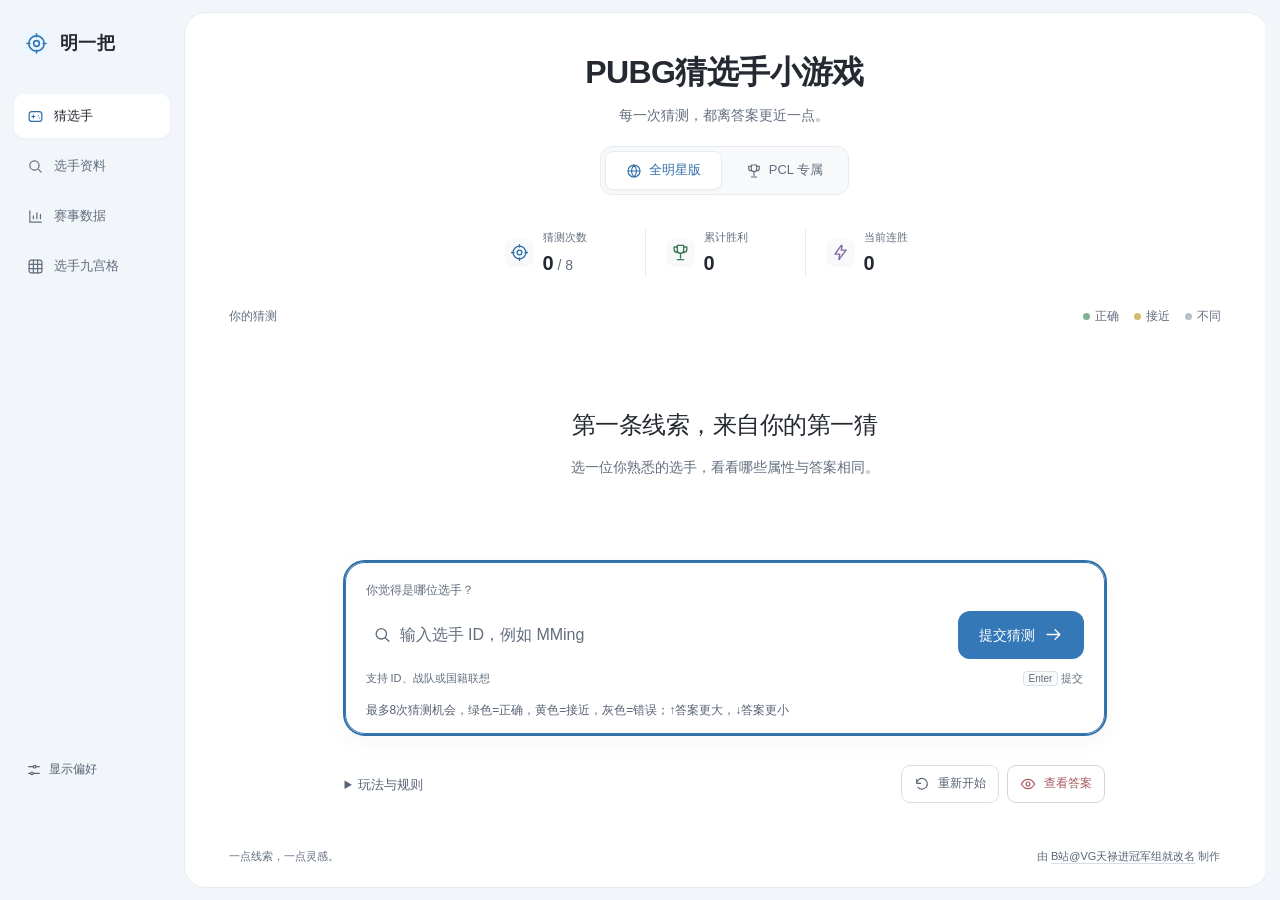
<file: index.html>
<!DOCTYPE html>
<html lang="zh-CN">
    <head>
        <meta charset="UTF-8">
        <script src="./js/theme.js"></script>
        <meta name="viewport" content="width=device-width, initial-scale=1.0">
        <meta name="theme-color" content="#F5F6F8">
        <title>PUBG猜选手 - 全明星版</title>
        <link rel="stylesheet" href="./css/local.css">
        <link rel="stylesheet" href="./css/immersive.css">
        <link rel="stylesheet" href="./css/mobile.css">
        <link rel="stylesheet" href="./css/navigation.css">
        <link rel="stylesheet" href="./css/workspace.css">
        <script src="./js/navigation.js" blocking="render"></script>
        <script src="./js/mobile.js" defer></script>
        <script src="./js/preferences.js" defer></script>
    </head>
    <body class="game-page" data-game-mode="all">
        <header class="top-header-bar">
            <div class="header-inner">
                <a class="header-left" href="index.html" aria-label="明一把，返回猜选手"><span class="brand-icon"><svg class="ui-icon" viewBox="0 0 24 24" fill="none" stroke="currentColor" stroke-width="1.7" stroke-linecap="round" stroke-linejoin="round" aria-hidden="true"><circle cx="12" cy="12" r="8"/><circle cx="12" cy="12" r="3"/><path d="M12 2v3m0 14v3M2 12h3m14 0h3"/></svg></span><span class="header-title">明一把<span class="brand-caption">PUBG PROGUESS</span></span></a>
                <div class="header-right">
                    <nav class="site-nav" aria-label="主导航">
                        <a href="index.html" class="nav-btn-capsule is-current" title="猜选手" aria-current="page"><svg class="ui-icon" viewBox="0 0 24 24" fill="none" stroke="currentColor" stroke-width="1.7" stroke-linecap="round" stroke-linejoin="round" aria-hidden="true"><rect x="3" y="5" width="18" height="14" rx="4"/><path d="M7 12h4m-2-2v4m7-3h.01m2 3h.01"/></svg><span>猜选手</span></a><a href="search.html" class="nav-btn-capsule" title="选手资料"><svg class="ui-icon" viewBox="0 0 24 24" fill="none" stroke="currentColor" stroke-width="1.7" stroke-linecap="round" stroke-linejoin="round" aria-hidden="true"><circle cx="10.5" cy="10.5" r="6.5"/><path d="m16 16 4 4"/></svg><span>选手资料</span></a><a href="kd.html" class="nav-btn-capsule" title="赛事数据"><svg class="ui-icon" viewBox="0 0 24 24" fill="none" stroke="currentColor" stroke-width="1.7" stroke-linecap="round" stroke-linejoin="round" aria-hidden="true"><path d="M4 4v16h16M9 15v-4m5 4V7m5 8v-6"/></svg><span>赛事数据</span></a>
                    <a href="grid-game.html" class="nav-btn-capsule" title="选手九宫格"><svg class="ui-icon" viewBox="0 0 24 24" fill="none" stroke="currentColor" stroke-width="1.7" stroke-linecap="round" stroke-linejoin="round" aria-hidden="true"><rect x="3" y="3" width="18" height="18" rx="3"/><path d="M9 3v18m6-18v18M3 9h18M3 15h18"/></svg><span>选手九宫格</span></a></nav>
                </div>
            </div>
        </header>
        <main class="app-main">
            <section class="page-heading">
                <div>
                    <p class="eyebrow">
                        一点电竞知识 · 一场推理挑战
                    </p>
                    <h1>
                        PUBG猜选手小游戏
                    </h1>
                    <p class="page-subtitle">
                        每一次猜测，都离答案更近一点。
                    </p>
                </div>
                <nav class="mode-tabs" aria-label="游戏模式">
                    <a href="index.html" class="is-active" aria-current="page"><svg class="ui-icon" viewBox="0 0 24 24" fill="none" stroke="currentColor" stroke-width="1.7" stroke-linecap="round" stroke-linejoin="round" aria-hidden="true"><circle cx="12" cy="12" r="9"/><path d="M3 12h18M12 3c5 5 5 13 0 18-5-5-5-13 0-18Z"/></svg>全明星版</a><a href="pcl.html"><svg class="ui-icon" viewBox="0 0 24 24" fill="none" stroke="currentColor" stroke-width="1.7" stroke-linecap="round" stroke-linejoin="round" aria-hidden="true"><path d="M8 3h8v6a4 4 0 0 1-8 0V3Zm4 10v6m-4 2h8M8 5H4v3a4 4 0 0 0 4 4m8-7h4v3a4 4 0 0 1-4 4"/></svg>PCL 专属</a>
                </nav>
            </section>
            <div class="game-layout">
                <section class="game-panel" aria-label="猜选手游戏">
                    <div class="panel-heading">
                        <span class="panel-title"><svg class="ui-icon" viewBox="0 0 24 24" fill="none" stroke="currentColor" stroke-width="1.7" stroke-linecap="round" stroke-linejoin="round" aria-hidden="true"><circle cx="12" cy="12" r="8"/><circle cx="12" cy="12" r="3"/><path d="M12 2v3m0 14v3M2 12h3m14 0h3"/></svg>本局挑战</span><span class="round-tag"><span></span>8 次机会，找到那位选手</span>
                    </div>
                    <div class="stats-strip" aria-label="游戏状态">
                        <div class="stat-item">
                            <span class="stat-icon blue"><svg class="ui-icon" viewBox="0 0 24 24" fill="none" stroke="currentColor" stroke-width="1.7" stroke-linecap="round" stroke-linejoin="round" aria-hidden="true"><circle cx="12" cy="12" r="8"/><circle cx="12" cy="12" r="3"/><path d="M12 2v3m0 14v3M2 12h3m14 0h3"/></svg></span>
                            <div>
                                <span class="stat-label">猜测次数</span><span class="stat-value"><strong id="guess-count">0</strong><span class="stat-denominator"> / 8</span></span>
                            </div>
                        </div>
                        <div class="stat-item">
                            <span class="stat-icon mint"><svg class="ui-icon" viewBox="0 0 24 24" fill="none" stroke="currentColor" stroke-width="1.7" stroke-linecap="round" stroke-linejoin="round" aria-hidden="true"><path d="M8 3h8v6a4 4 0 0 1-8 0V3Zm4 10v6m-4 2h8M8 5H4v3a4 4 0 0 0 4 4m8-7h4v3a4 4 0 0 1-4 4"/></svg></span>
                            <div>
                                <span class="stat-label">累计胜利</span><span class="stat-value"><strong id="win-count">0</strong></span>
                            </div>
                        </div>
                        <div class="stat-item">
                            <span class="stat-icon lilac"><svg class="ui-icon" viewBox="0 0 24 24" fill="none" stroke="currentColor" stroke-width="1.7" stroke-linecap="round" stroke-linejoin="round" aria-hidden="true"><path d="m13 3-8 11h6l-1 7 9-12h-6l1-6Z"/></svg></span>
                            <div>
                                <span class="stat-label">当前连胜</span><span class="stat-value"><strong id="streak-count">0</strong></span>
                            </div>
                        </div>
                    </div>
                    <div class="board-area">
                        <div class="board-toolbar">
                            <h2>
                                你的猜测
                            </h2>
                            <div class="color-legend" aria-label="线索颜色">
                                <span><i class="legend-dot green-dot"></i>正确</span><span><i class="legend-dot yellow-dot"></i>接近</span><span><i class="legend-dot grey-dot"></i>不同</span>
                            </div>
                        </div>
                        <div id="game-empty" class="game-empty">
                            <div class="clue-illustration" aria-hidden="true">
                                <span class="clue-orbit orbit-one"></span><span class="clue-orbit orbit-two"></span><span class="clue-tile tile-left"><svg class="ui-icon" viewBox="0 0 24 24" fill="none" stroke="currentColor" stroke-width="1.7" stroke-linecap="round" stroke-linejoin="round" aria-hidden="true"><circle cx="12" cy="12" r="9"/><path d="M3 12h18M12 3c5 5 5 13 0 18-5-5-5-13 0-18Z"/></svg></span><span class="mystery-card"><span class="mystery-avatar"><svg class="ui-icon" viewBox="0 0 24 24" fill="none" stroke="currentColor" stroke-width="1.7" stroke-linecap="round" stroke-linejoin="round" aria-hidden="true"><circle cx="12" cy="8" r="4"/><path d="M4 21v-2a8 8 0 0 1 16 0v2"/></svg></span><span class="mystery-id">? ? ?</span><span class="mystery-line"></span></span><span class="clue-tile tile-right"><svg class="ui-icon" viewBox="0 0 24 24" fill="none" stroke="currentColor" stroke-width="1.7" stroke-linecap="round" stroke-linejoin="round" aria-hidden="true"><path d="M8 3h8v6a4 4 0 0 1-8 0V3Zm4 10v6m-4 2h8M8 5H4v3a4 4 0 0 0 4 4m8-7h4v3a4 4 0 0 1-4 4"/></svg></span><span class="illustration-dot dot-one"></span><span class="illustration-dot dot-two"></span>
                            </div>
                            <h3>
                                第一条线索，来自你的第一猜
                            </h3>
                            <p>
                                选一位你熟悉的选手，看看哪些属性与答案相同。
                            </p>
                        </div>
                        <div class="history-scroll" tabindex="0" role="region" aria-label="猜测记录，可左右滚动">
                            <div id="history-container">
                            </div>
                        </div>
                        <p class="mobile-scroll-hint">
                            左右滑动，查看完整属性线索
                        </p>
                    </div>
                    <div class="guess-composer">
                        <label for="player-input">你觉得是哪位选手？</label>
                        <div class="input-area">
                            <div class="input-wrapper">
                                <span class="input-icon"><svg class="ui-icon" viewBox="0 0 24 24" fill="none" stroke="currentColor" stroke-width="1.7" stroke-linecap="round" stroke-linejoin="round" aria-hidden="true"><circle cx="10.5" cy="10.5" r="6.5"/><path d="m16 16 4 4"/></svg></span><input type="text" id="player-input" disabled aria-label="选手 ID" placeholder="输入选手 ID，例如 MMing" autocomplete="off">
                                <div id="autocomplete-list" class="autocomplete-items">
                                </div>
                            </div>
                            <button id="submit-btn" class="primary-button" disabled onclick="submitGuess()">提交猜测<svg class="ui-icon" viewBox="0 0 24 24" fill="none" stroke="currentColor" stroke-width="1.7" stroke-linecap="round" stroke-linejoin="round" aria-hidden="true"><path d="M4 12h16m-6-6 6 6-6 6"/></svg></button>
                        </div>
                        <div class="composer-meta">
                            <span>支持 ID、战队或国籍联想</span><span><kbd>Enter</kbd> 提交</span>
                        </div>
                        <p id="game-status" class="game-status" role="status" aria-live="polite">
                            正在加载选手库…
                        </p>
                    </div>
                </section>
                <aside class="game-sidebar">
                    <details class="guide-disclosure"><summary>玩法与规则</summary>
                    <section class="guide-section">
                        <h2>
                            <svg class="ui-icon" viewBox="0 0 24 24" fill="none" stroke="currentColor" stroke-width="1.7" stroke-linecap="round" stroke-linejoin="round" aria-hidden="true"><circle cx="12" cy="12" r="9"/><path d="M9.5 9a2.5 2.5 0 1 1 4 2c-1 .5-1.5 1-1.5 2m0 3h.01"/></svg>一点游戏指南
                        </h2>
                        <ol class="guide-steps">
                            <li>
                                <span class="step-number">01</span>
                                <div>
                                    <h3>
                                        先猜一位选手
                                    </h3>
                                    <p>
                                        从你熟悉的 ID 开始，获得第一组线索。
                                    </p>
                                </div>
                            </li>
                            <li>
                                <span class="step-number">02</span>
                                <div>
                                    <h3>
                                        读懂颜色和箭头
                                    </h3>
                                    <p>
                                        绿色相同，黄色接近，灰色不同。<br><strong>↑</strong> 答案更大，<strong>↓</strong> 答案更小。
                                    </p>
                                </div>
                            </li>
                            <li>
                                <span class="step-number">03</span>
                                <div>
                                    <h3>
                                        缩小范围，锁定答案
                                    </h3>
                                    <p>
                                        结合国籍、战队和参赛经历，在 8 次机会内猜中。
                                    </p>
                                </div>
                            </li>
                        </ol>
                        <details class="rules-detail">
                            <summary>
                                接近范围与数据口径<svg class="ui-icon" viewBox="0 0 24 24" fill="none" stroke="currentColor" stroke-width="1.7" stroke-linecap="round" stroke-linejoin="round" aria-hidden="true"><path d="m9 5 7 7-7 7"/></svg>
                            </summary>
                            <div>
                                <p>
                                    年龄相差 1–3 岁、PGC 出场相差 1–2 次、世界冠军数相差 1 次时为黄色。国籍不同但赛区相同，也为黄色。
                                </p>
                                <p>
                                    退役选手的战队为最后效力战队 世界冠军只包括FGS PGI PNC PGC PGI.S PGS EWC GOTF(不包括周冠)
                                </p>
                            </div>
                        </details>
                    </section>
                    </details>
                    <div class="session-actions">
                        <button id="restart-btn" disabled class="action-btn restart" onclick="startNewRound()"><svg class="ui-icon" viewBox="0 0 24 24" fill="none" stroke="currentColor" stroke-width="1.7" stroke-linecap="round" stroke-linejoin="round" aria-hidden="true"><path d="M4 11a8 8 0 1 1 2 6M4 5v6h6"/></svg>重新开始</button><button id="reveal-btn" disabled class="action-btn reveal" onclick="revealAnswer()"><svg class="ui-icon" viewBox="0 0 24 24" fill="none" stroke="currentColor" stroke-width="1.7" stroke-linecap="round" stroke-linejoin="round" aria-hidden="true"><path d="M2 12s4-7 10-7 10 7 10 7-4 7-10 7S2 12 2 12Z"/><circle cx="12" cy="12" r="3"/></svg>查看答案</button>
                        <p>
                            查看答案将结束当前对局。
                        </p>
                    </div>
                </aside>
            </div>
        </main>
        <footer class="app-footer">
            <span>一点线索，一点灵感。</span><span class="credit-note">由 <a href="https://space.bilibili.com/35515344?spm_id_from=333.1007.0.0" target="_blank" rel="noopener noreferrer" class="credit-link">B站@VG天禄进冠军组就改名</a> 制作</span>
        </footer>
        <div id="game-modal" class="modal" role="dialog" aria-modal="true" aria-labelledby="modal-title" aria-describedby="modal-description">
            <div class="modal-box">
                <span class="modal-emblem" aria-hidden="true"><svg class="ui-icon" viewBox="0 0 24 24" fill="none" stroke="currentColor" stroke-width="1.7" stroke-linecap="round" stroke-linejoin="round" aria-hidden="true"><circle cx="12" cy="12" r="8"/><circle cx="12" cy="12" r="3"/><path d="M12 2v3m0 14v3M2 12h3m14 0h3"/></svg></span>
                <h2 id="modal-title">
                </h2>
                <p id="modal-description" class="modal-text">
                </p>
                <button class="primary-button" onclick="closeModal()">确定</button>
            </div>
        </div>
        <script src="./js/utils.js"></script>
        <script src="./js/storage.js"></script>
        <script src="./js/core.js"></script>
        <script src="./js/render.js"></script>
        <script>window.onload = initGame;</script>
    </body>
</html>
</file>
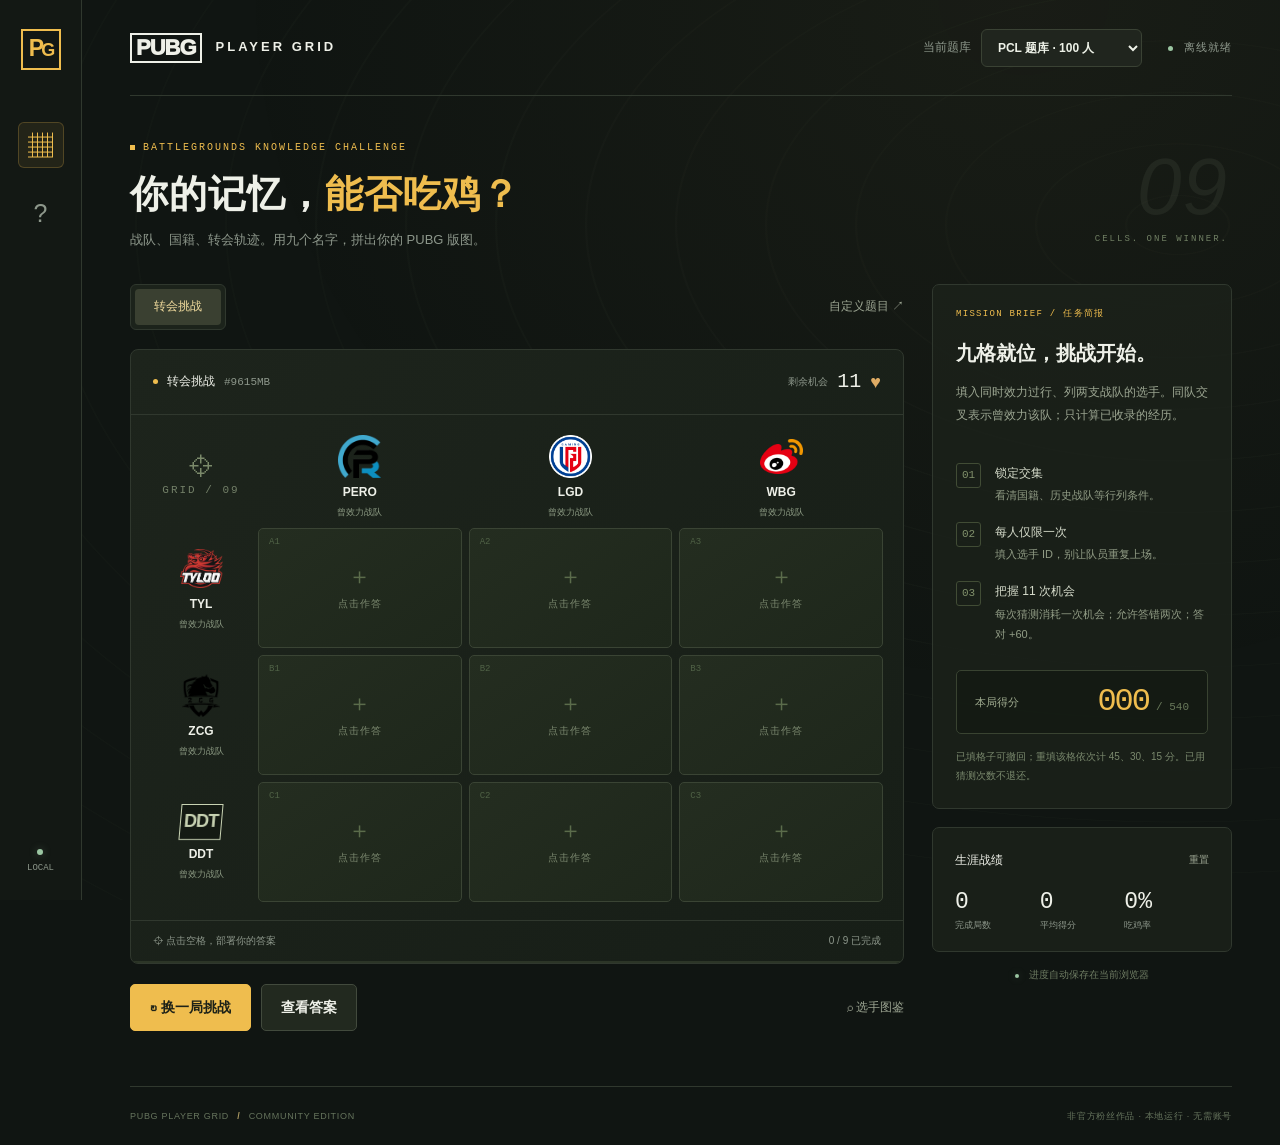
<file: grid/index.html>
<!doctype html>
<html lang="zh-CN">
<head><meta charset="utf-8"><meta name="viewport" content="width=device-width, initial-scale=1"><meta name="theme-color" content="#101512"><title>PUBG Player Grid · 绝地选手九宫格</title><link rel="icon" href="icon.svg" type="image/svg+xml"><link rel="stylesheet" href="style.css?v=read-only-grid"><script defer src="data/players.js?v=20261017-lives11"></script><script defer src="data/pcl-players.js?v=pcl-history-20261104"></script><script defer src="data/release.js?v=pcl-history-20261104"></script><script defer src="engine.js?v=20261017-lives11"></script><script defer src="team-renames.js"></script><script defer src="app.js?v=read-only-grid"></script><link rel="stylesheet" href="embedded.css?v=read-only-grid"><script src="embedded.js?v=read-only-grid" defer></script></head>
<body>
<aside class="rail"><a class="rail-logo" href="index.html" aria-label="首页">P<span>G</span></a><button class="rail-link active" data-view="game" title="开始挑战" aria-label="开始挑战">▦</button><button class="rail-link" id="help-button" title="游戏规则" aria-label="游戏规则">?</button><div class="rail-bottom"><span class="signal"></span><span>LOCAL</span></div></aside>
<div class="shell"><header class="topbar"><a class="wordmark" href="index.html"><b>PUBG</b><span>PLAYER GRID</span></a><div class="top-right"><label class="library-switch"><span>当前题库</span><select id="library-select" aria-label="切换题库"><option value="pcl" selected>PCL 题库 · 100 人</option><option value="global">全球题库 · 127 人</option></select></label><span class="offline"><i></i> 离线就绪</span></div></header>
<main>
<section id="game-view">
<div class="intro"><div><div class="eyebrow"><span></span> BATTLEGROUNDS KNOWLEDGE CHALLENGE</div><h1>你的记忆，<em>能否吃鸡？</em></h1><p>战队、国籍、转会轨迹。用九个名字，拼出你的 PUBG 版图。</p></div><div class="intro-number">09<span>CELLS. ONE WINNER.</span></div></div>
<div class="play-layout"><div class="play-main"><div class="board-toolbar"><div class="tabs"><button id="transfer-mode" class="tab active" aria-pressed="true">转会挑战</button></div><button class="text-button" id="custom-board">自定义题目 ↗</button></div>
<div class="board-panel"><div class="match-header"><div><span class="live-dot"></span><span id="challenge-label">转会挑战</span><span class="muted" id="challenge-number"></span></div><div class="hearts" aria-label="剩余猜测机会"><span>剩余机会</span><b id="lives">11</b><span class="heart">♥</span></div></div><div id="board" class="board" aria-label="选手九宫格"></div><div class="board-bottom"><span>⌖ <span id="board-hint">点击空格，部署你的答案</span></span><span id="progress">0 / 9 已完成</span></div><div class="progress-track"><div id="progress-bar"></div></div></div>
<div class="action-row"><button class="button primary" id="new-game">↻ 换一局挑战</button><button class="button" id="give-up">查看答案</button><button class="text-button" id="lookup">⌕ 选手图鉴</button></div>
<div id="game-message" class="inline-message" role="status"></div>
</div>
<aside class="mission"><div class="mission-card"><div class="eyebrow">MISSION BRIEF / 任务简报</div><h2>九格就位，挑战开始。</h2><p class="mission-sub" id="mode-description">每格答案必须同时满足行、列条件。战队条件包含历史效力经历。</p><ol class="rules"><li><span>01</span><p><b>锁定交集</b>看清国籍、历史战队等行列条件。</p></li><li><span>02</span><p><b>每人仅限一次</b>填入选手 ID，别让队员重复上场。</p></li><li><span>03</span><p><b>把握 11 次机会</b>每次猜测消耗一次机会；允许答错两次；答对 +60。</p></li></ol><div class="score-panel"><span>本局得分</span><div><b id="score">000</b><span>/ 540</span></div></div><div class="hint-note">已填格子可撤回；重填该格依次计 45、30、15 分。已用猜测次数不退还。</div></div>
<div class="stats-card"><div class="section-line"><b>生涯战绩</b><button class="text-button" id="reset-stats">重置</button></div><div class="stats"><div><b id="stat-games">0</b><span>完成局数</span></div><div><b id="stat-average">0</b><span>平均得分</span></div><div><b id="stat-wins">0%</b><span>吃鸡率</span></div></div></div><div class="local-note"><span class="signal"></span> 进度自动保存在当前浏览器</div></aside></div>
</section>
</main><footer><span>PUBG PLAYER GRID <b>/</b> COMMUNITY EDITION</span><span>非官方粉丝作品 · 本地运行 · 无需账号</span></footer></div>
<dialog id="modal"><div class="modal-top"><div><div class="eyebrow" id="modal-kicker">PLAYER SEARCH</div><h2 id="modal-title"></h2></div><button class="icon-button" id="close-modal" aria-label="关闭对话框">×</button></div><div id="modal-content"></div></dialog><div id="toast" role="status"></div>
</body></html>
</file>
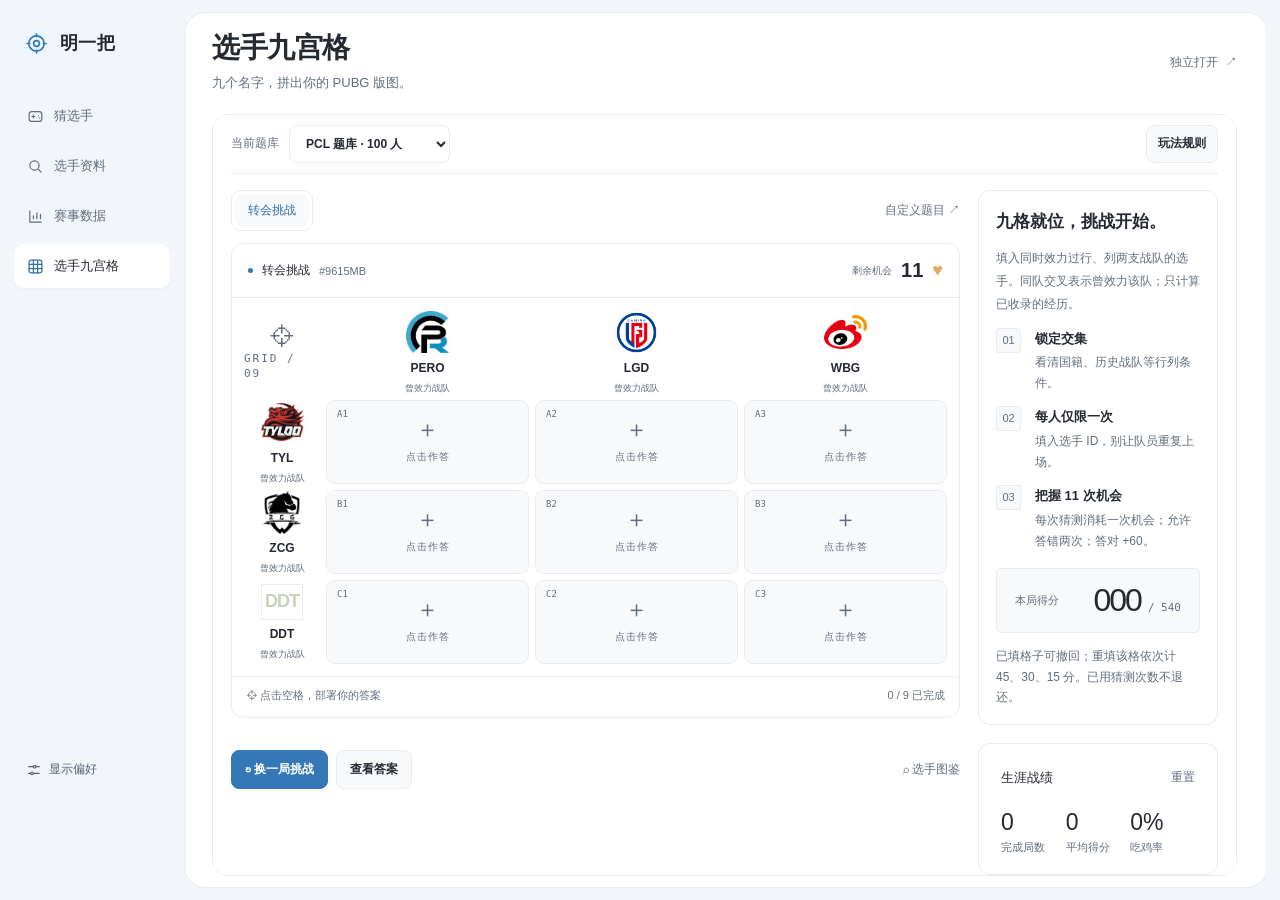
<file: grid-game.html>
<!DOCTYPE html>
<html lang="zh-CN">
    <head>
        <meta charset="UTF-8">
        <script src="./js/theme.js"></script>
        <meta name="viewport" content="width=device-width, initial-scale=1.0">
        <meta name="theme-color" content="#F5F6F8">
        <title>选手九宫格 - 明一把</title>
        <link rel="stylesheet" href="./css/local.css">
        <link rel="stylesheet" href="./css/immersive.css">
        <link rel="stylesheet" href="./css/mobile.css">
        <link rel="stylesheet" href="./css/navigation.css">
        <link rel="stylesheet" href="./css/workspace.css">
        <script src="./js/navigation.js" blocking="render"></script>
        <script src="./js/mobile.js" defer></script>
        <script src="./js/preferences.js" defer></script>
    <link rel="stylesheet" href="./css/grid.css"><script src="./js/grid-embed.js" defer></script></head>
    <body class="grid-page">
        <header class="top-header-bar">
            <div class="header-inner">
                <a class="header-left" href="index.html" aria-label="明一把，返回猜选手"><span class="brand-icon"><svg class="ui-icon" viewBox="0 0 24 24" fill="none" stroke="currentColor" stroke-width="1.7" stroke-linecap="round" stroke-linejoin="round" aria-hidden="true"><circle cx="12" cy="12" r="8"/><circle cx="12" cy="12" r="3"/><path d="M12 2v3m0 14v3M2 12h3m14 0h3"/></svg></span><span class="header-title">明一把<span class="brand-caption">PUBG PROGUESS</span></span></a>
                <div class="header-right">
                    <nav class="site-nav" aria-label="主导航">
                        <a href="index.html" class="nav-btn-capsule" title="猜选手"><svg class="ui-icon" viewBox="0 0 24 24" fill="none" stroke="currentColor" stroke-width="1.7" stroke-linecap="round" stroke-linejoin="round" aria-hidden="true"><rect x="3" y="5" width="18" height="14" rx="4"/><path d="M7 12h4m-2-2v4m7-3h.01m2 3h.01"/></svg><span>猜选手</span></a><a href="search.html" class="nav-btn-capsule" title="选手资料"><svg class="ui-icon" viewBox="0 0 24 24" fill="none" stroke="currentColor" stroke-width="1.7" stroke-linecap="round" stroke-linejoin="round" aria-hidden="true"><circle cx="10.5" cy="10.5" r="6.5"/><path d="m16 16 4 4"/></svg><span>选手资料</span></a><a href="kd.html" class="nav-btn-capsule" title="赛事数据"><svg class="ui-icon" viewBox="0 0 24 24" fill="none" stroke="currentColor" stroke-width="1.7" stroke-linecap="round" stroke-linejoin="round" aria-hidden="true"><path d="M4 4v16h16M9 15v-4m5 4V7m5 8v-6"/></svg><span>赛事数据</span></a>
                    <a href="grid-game.html" class="nav-btn-capsule is-current" aria-current="page" title="选手九宫格"><svg class="ui-icon" viewBox="0 0 24 24" fill="none" stroke="currentColor" stroke-width="1.7" stroke-linecap="round" stroke-linejoin="round" aria-hidden="true"><rect x="3" y="3" width="18" height="18" rx="3"/><path d="M9 3v18m6-18v18M3 9h18M3 15h18"/></svg><span>选手九宫格</span></a></nav>
                </div>
            </div>
        </header>

        <main class="app-main" aria-label="选手九宫格">
            <header class="grid-heading"><div><h1>选手九宫格</h1><p>九个名字，拼出你的 PUBG 版图。</p></div><a class="text-link" href="./grid/index.html" target="_blank" rel="noopener">独立打开 <span aria-hidden="true">↗</span></a></header>
            <section class="grid-stage" aria-label="九宫格游戏区">
                <div id="grid-loading" class="grid-loading" role="status"><p id="grid-loading-text">正在准备九宫格…</p><button id="grid-retry" class="secondary-button" hidden>重新载入</button></div>
                <iframe id="grid-frame" title="PUBG 选手九宫格：转会挑战" src="./grid/index.html?embedded=1"></iframe>
            </section>
        </main>
    </body>
</html>
</file>
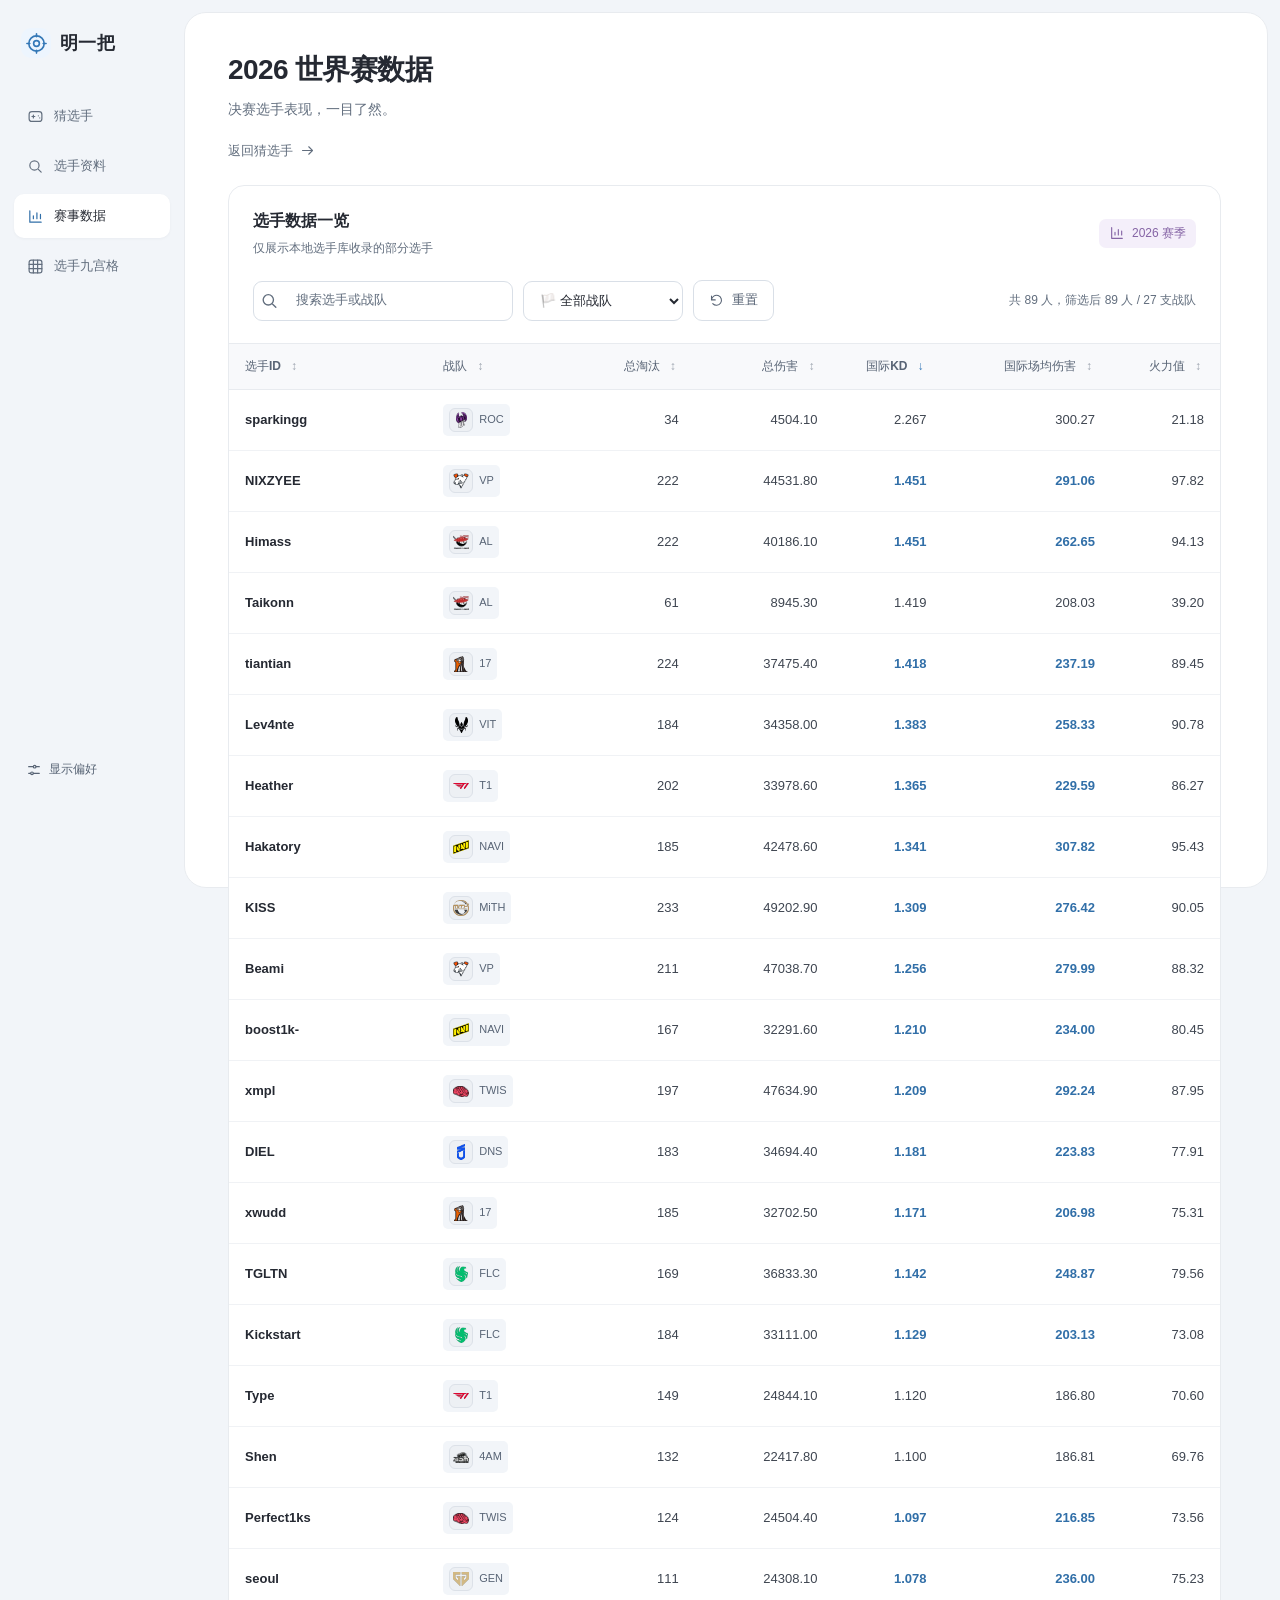
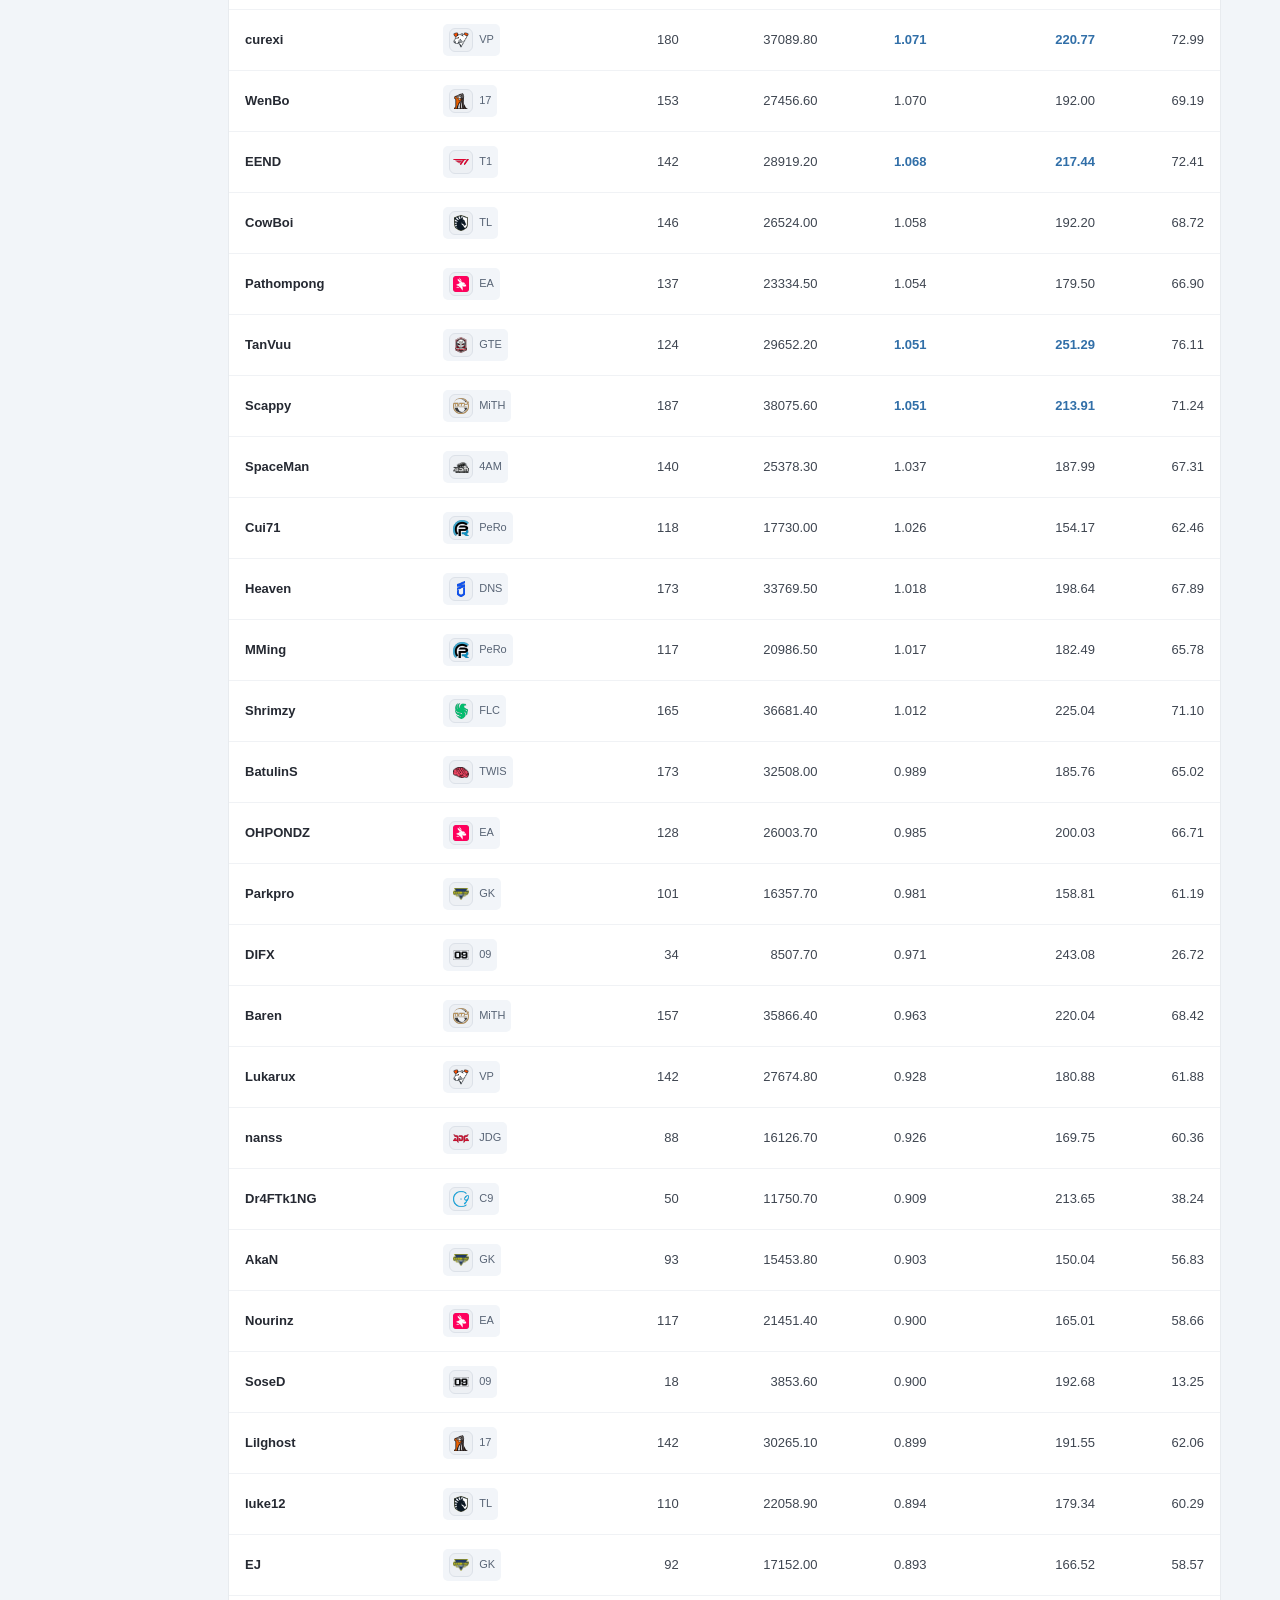
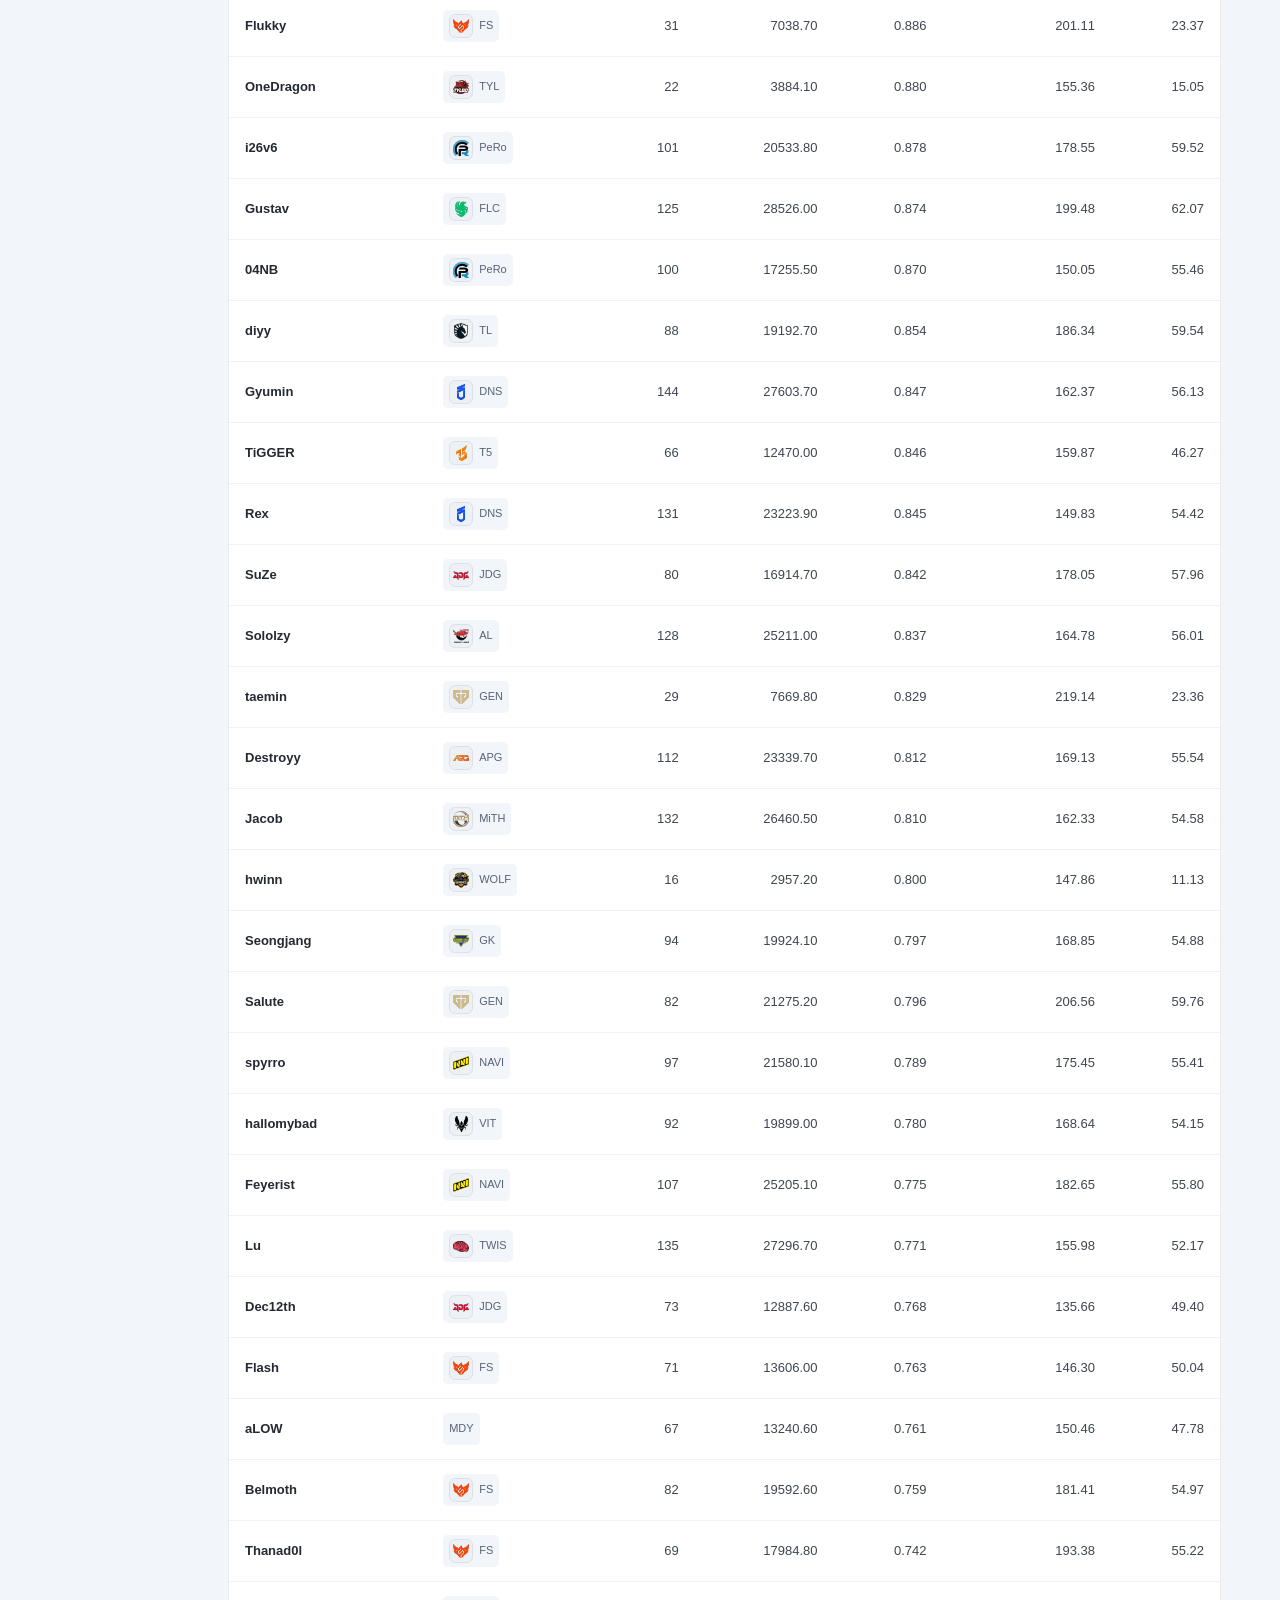
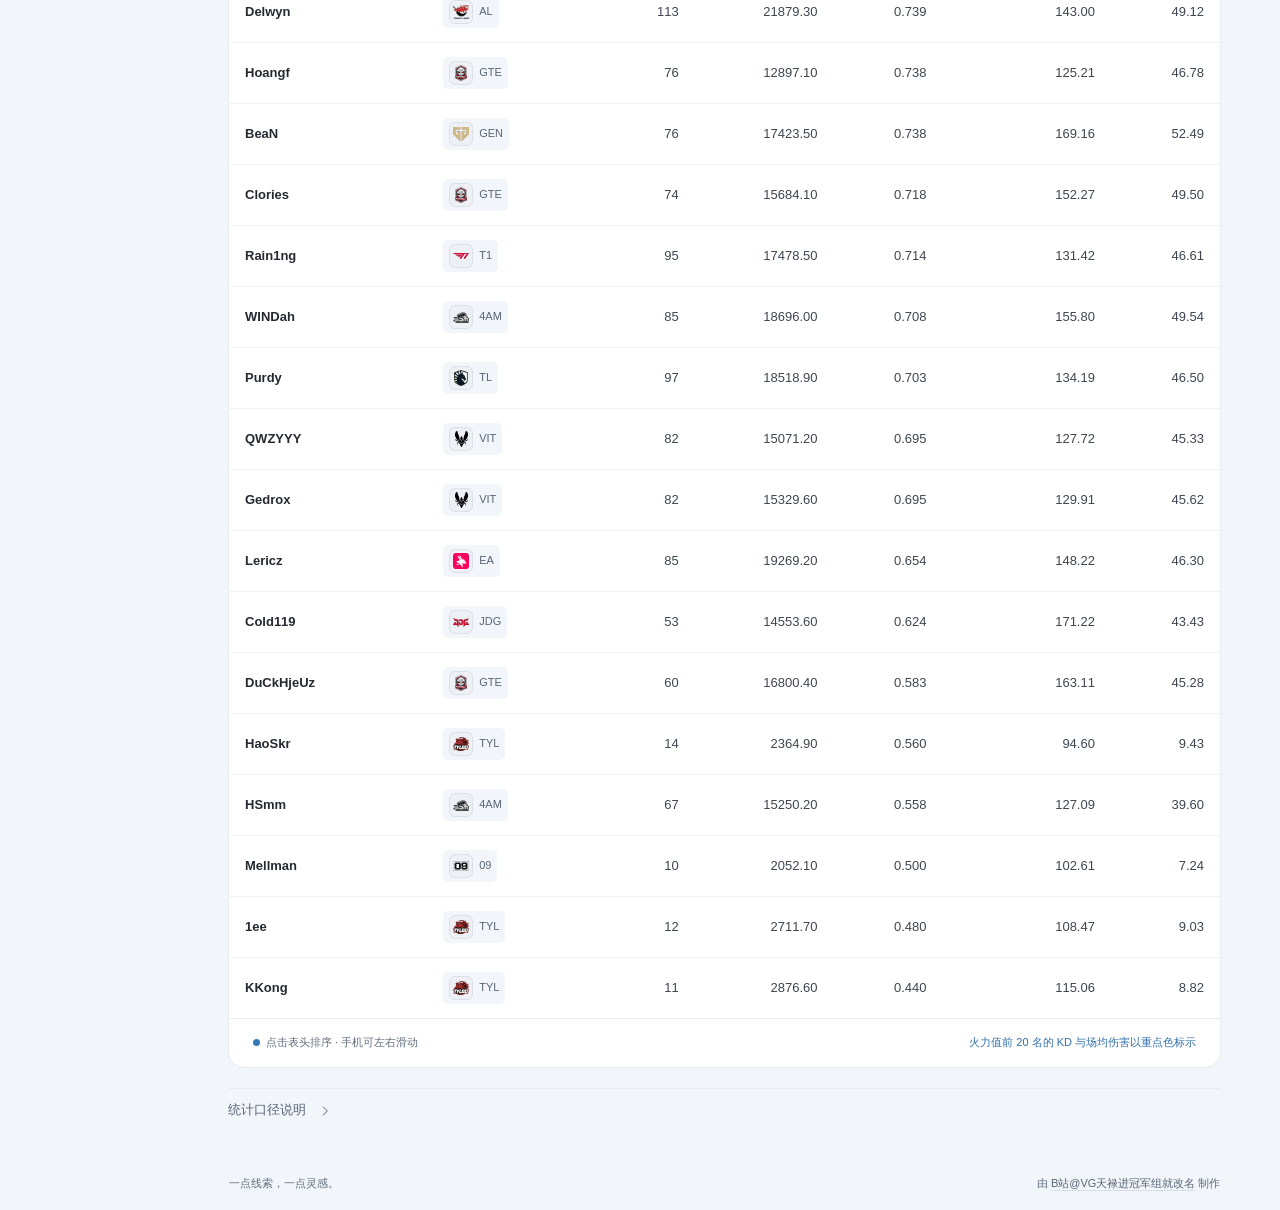
<file: kd.html>
<!DOCTYPE html>
<html lang="zh-CN">
    <head>
        <meta charset="UTF-8">
        <script src="./js/theme.js"></script>
        <meta name="viewport" content="width=device-width, initial-scale=1.0">
        <meta name="theme-color" content="#F5F6F8">
        <title>PUBG 2026 世界赛数据</title>
        <link rel="stylesheet" href="./css/local.css">
        <link rel="stylesheet" href="./css/immersive.css">
        <link rel="stylesheet" href="./css/mobile.css">
        <link rel="stylesheet" href="./css/navigation.css">
        <link rel="stylesheet" href="./css/workspace.css">
        <script src="./js/navigation.js" blocking="render"></script>
        <script src="./js/mobile.js" defer></script>
        <script src="./js/preferences.js" defer></script>
    </head>
    <body class="data-page">
        <header class="top-header-bar">
            <div class="header-inner">
                <a class="header-left" href="index.html" aria-label="明一把，返回猜选手"><span class="brand-icon"><svg class="ui-icon" viewBox="0 0 24 24" fill="none" stroke="currentColor" stroke-width="1.7" stroke-linecap="round" stroke-linejoin="round" aria-hidden="true"><circle cx="12" cy="12" r="8"/><circle cx="12" cy="12" r="3"/><path d="M12 2v3m0 14v3M2 12h3m14 0h3"/></svg></span><span class="header-title">明一把<span class="brand-caption">PUBG PROGUESS</span></span></a>
                <div class="header-right">
                    <nav class="site-nav" aria-label="主导航">
                        <a href="index.html" class="nav-btn-capsule" title="猜选手"><svg class="ui-icon" viewBox="0 0 24 24" fill="none" stroke="currentColor" stroke-width="1.7" stroke-linecap="round" stroke-linejoin="round" aria-hidden="true"><rect x="3" y="5" width="18" height="14" rx="4"/><path d="M7 12h4m-2-2v4m7-3h.01m2 3h.01"/></svg><span>猜选手</span></a><a href="search.html" class="nav-btn-capsule" title="选手资料"><svg class="ui-icon" viewBox="0 0 24 24" fill="none" stroke="currentColor" stroke-width="1.7" stroke-linecap="round" stroke-linejoin="round" aria-hidden="true"><circle cx="10.5" cy="10.5" r="6.5"/><path d="m16 16 4 4"/></svg><span>选手资料</span></a><a href="kd.html" class="nav-btn-capsule is-current" title="赛事数据" aria-current="page"><svg class="ui-icon" viewBox="0 0 24 24" fill="none" stroke="currentColor" stroke-width="1.7" stroke-linecap="round" stroke-linejoin="round" aria-hidden="true"><path d="M4 4v16h16M9 15v-4m5 4V7m5 8v-6"/></svg><span>赛事数据</span></a>
                    <a href="grid-game.html" class="nav-btn-capsule" title="选手九宫格"><svg class="ui-icon" viewBox="0 0 24 24" fill="none" stroke="currentColor" stroke-width="1.7" stroke-linecap="round" stroke-linejoin="round" aria-hidden="true"><rect x="3" y="3" width="18" height="18" rx="3"/><path d="M9 3v18m6-18v18M3 9h18M3 15h18"/></svg><span>选手九宫格</span></a></nav>
                </div>
            </div>
        </header>
        <main class="app-main">
            <section class="page-heading">
                <div>
                    <p class="eyebrow">
                        用数据回看赛场表现
                    </p>
                    <h1>
                        2026 世界赛数据
                    </h1>
                    <p class="page-subtitle">
                        决赛选手表现，一目了然。
                    </p>
                </div>
                <a class="text-link" href="index.html">返回猜选手 <svg class="ui-icon" viewBox="0 0 24 24" fill="none" stroke="currentColor" stroke-width="1.7" stroke-linecap="round" stroke-linejoin="round" aria-hidden="true"><path d="M4 12h16m-6-6 6 6-6 6"/></svg></a>
            </section>
            <section class="data-panel">
                <div class="data-panel-heading">
                    <div>
                        <h2>
                            选手数据一览
                        </h2>
                        <p>
                            仅展示本地选手库收录的部分选手
                        </p>
                    </div>
                    <span class="data-badge"><svg class="ui-icon" viewBox="0 0 24 24" fill="none" stroke="currentColor" stroke-width="1.7" stroke-linecap="round" stroke-linejoin="round" aria-hidden="true"><path d="M4 4v16h16M9 15v-4m5 4V7m5 8v-6"/></svg>2026 赛季</span>
                </div>
                <div class="kd-toolbar">
                    <label class="kd-search-wrap"><span class="input-icon"><svg class="ui-icon" viewBox="0 0 24 24" fill="none" stroke="currentColor" stroke-width="1.7" stroke-linecap="round" stroke-linejoin="round" aria-hidden="true"><circle cx="10.5" cy="10.5" r="6.5"/><path d="m16 16 4 4"/></svg></span><input type="text" id="kd-search" class="kd-search" aria-label="搜索选手或战队" placeholder="搜索选手或战队" autocomplete="off"></label><select id="kd-team" class="kd-select" aria-label="战队筛选"></select><button id="kd-clear" class="kd-btn"><svg class="ui-icon" viewBox="0 0 24 24" fill="none" stroke="currentColor" stroke-width="1.7" stroke-linecap="round" stroke-linejoin="round" aria-hidden="true"><path d="M4 11a8 8 0 1 1 2 6M4 5v6h6"/></svg>重置</button><span id="kd-count" class="kd-count" role="status" aria-live="polite"></span>
                </div>
                <div class="stat-wrap" tabindex="0" role="region" aria-label="赛事数据表，可左右滚动">
                    <table class="kd-table">
                        <colgroup>
                            <col style="width:20%"><col style="width:15%"><col style="width:12%">
                            <col style="width:14%"><col style="width:11%"><col style="width:17%"><col style="width:11%">
                        </colgroup>
                        <thead>
                        </thead>
                        <tbody id="kd-body">
                        </tbody>
                    </table>
                    <div id="kd-empty" class="kd-empty" style="display:none;">
                        没有符合条件的数据
                    </div>
                </div>
                <div class="data-footnote">
                    <span><i class="legend-dot blue-dot"></i>点击表头排序 · 手机可左右滑动</span><span class="fire-legend">火力值前 20 名的 KD 与场均伤害以重点色标示</span>
                </div>
            </section>
            <details class="rules-detail data-definition">
                <summary>
                    统计口径说明<svg class="ui-icon" viewBox="0 0 24 24" fill="none" stroke="currentColor" stroke-width="1.7" stroke-linecap="round" stroke-linejoin="round" aria-hidden="true"><path d="m9 5 7 7-7 7"/></svg>
                </summary>
                <div>
                    <p>
                        国际 KD 按总淘汰 ÷ 国际场次统计。火力值综合选手 KD、场均伤害与参加决赛场次，沿用现有数据中的数值。
                    </p>
                </div>
            </details>
        </main>
        <footer class="app-footer">
            <span>一点线索，一点灵感。</span><span class="credit-note">由 <a href="https://space.bilibili.com/35515344?spm_id_from=333.1007.0.0" target="_blank" rel="noopener noreferrer" class="credit-link">B站@VG天禄进冠军组就改名</a> 制作</span>
        </footer>
        <script src="./js/utils.js"></script>
        <script src="./js/kd.js"></script>
    </body>
</html>
</file>
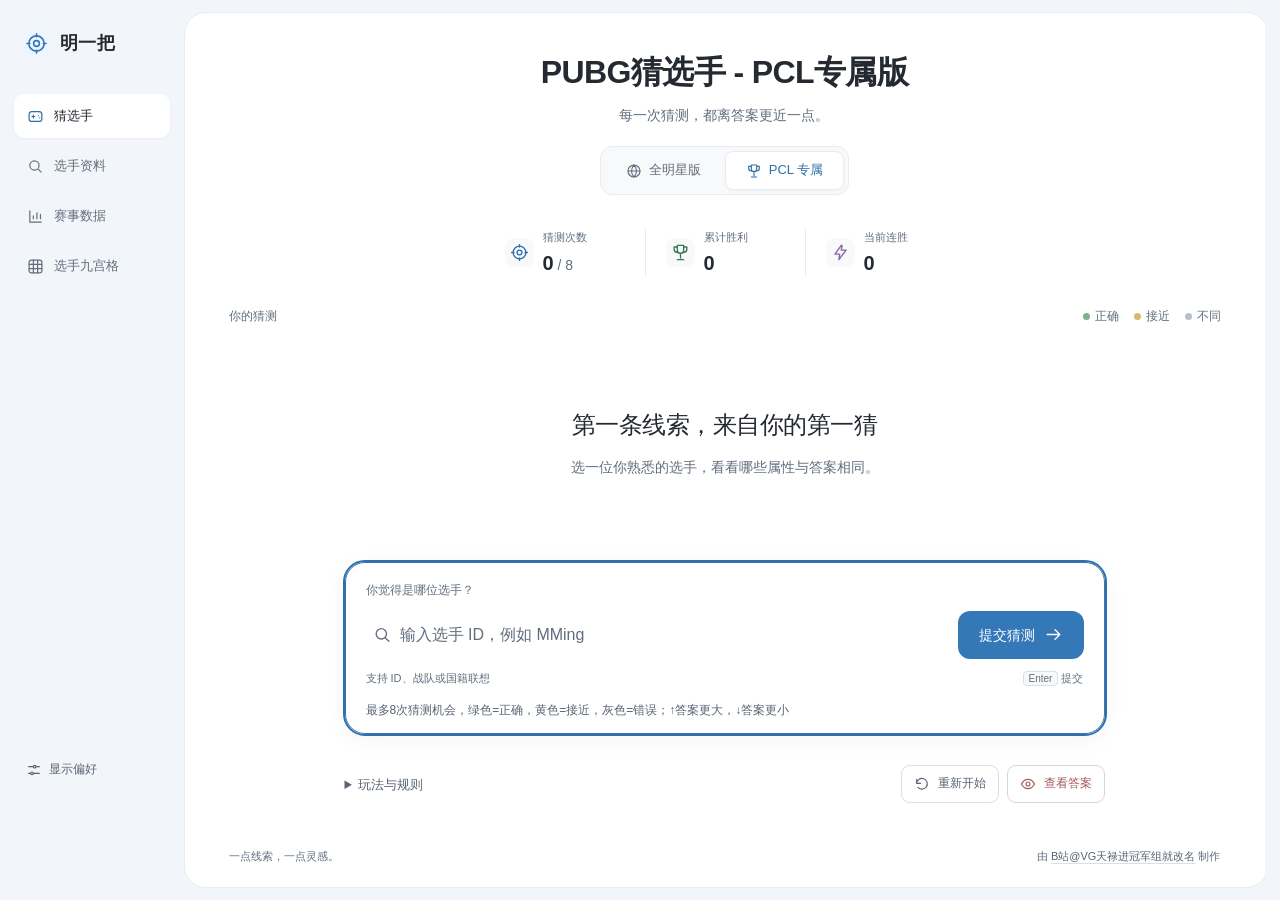
<file: pcl.html>
<!DOCTYPE html>
<html lang="zh-CN">
    <head>
        <meta charset="UTF-8">
        <script src="./js/theme.js"></script>
        <meta name="viewport" content="width=device-width, initial-scale=1.0">
        <meta name="theme-color" content="#F5F6F8">
        <title>PUBG猜选手 - PCL专属版</title>
        <link rel="stylesheet" href="./css/local.css">
        <link rel="stylesheet" href="./css/immersive.css">
        <link rel="stylesheet" href="./css/mobile.css">
        <link rel="stylesheet" href="./css/navigation.css">
        <link rel="stylesheet" href="./css/workspace.css">
        <script src="./js/navigation.js" blocking="render"></script>
        <script src="./js/mobile.js" defer></script>
        <script src="./js/preferences.js" defer></script>
    </head>
    <body class="game-page" data-game-mode="pcl">
        <header class="top-header-bar">
            <div class="header-inner">
                <a class="header-left" href="index.html" aria-label="明一把，返回猜选手"><span class="brand-icon"><svg class="ui-icon" viewBox="0 0 24 24" fill="none" stroke="currentColor" stroke-width="1.7" stroke-linecap="round" stroke-linejoin="round" aria-hidden="true"><circle cx="12" cy="12" r="8"/><circle cx="12" cy="12" r="3"/><path d="M12 2v3m0 14v3M2 12h3m14 0h3"/></svg></span><span class="header-title">明一把<span class="brand-caption">PUBG PROGUESS</span></span></a>
                <div class="header-right">
                    <nav class="site-nav" aria-label="主导航">
                        <a href="index.html" class="nav-btn-capsule is-current" title="猜选手" aria-current="page"><svg class="ui-icon" viewBox="0 0 24 24" fill="none" stroke="currentColor" stroke-width="1.7" stroke-linecap="round" stroke-linejoin="round" aria-hidden="true"><rect x="3" y="5" width="18" height="14" rx="4"/><path d="M7 12h4m-2-2v4m7-3h.01m2 3h.01"/></svg><span>猜选手</span></a><a href="search.html" class="nav-btn-capsule" title="选手资料"><svg class="ui-icon" viewBox="0 0 24 24" fill="none" stroke="currentColor" stroke-width="1.7" stroke-linecap="round" stroke-linejoin="round" aria-hidden="true"><circle cx="10.5" cy="10.5" r="6.5"/><path d="m16 16 4 4"/></svg><span>选手资料</span></a><a href="kd.html" class="nav-btn-capsule" title="赛事数据"><svg class="ui-icon" viewBox="0 0 24 24" fill="none" stroke="currentColor" stroke-width="1.7" stroke-linecap="round" stroke-linejoin="round" aria-hidden="true"><path d="M4 4v16h16M9 15v-4m5 4V7m5 8v-6"/></svg><span>赛事数据</span></a>
                    <a href="grid-game.html" class="nav-btn-capsule" title="选手九宫格"><svg class="ui-icon" viewBox="0 0 24 24" fill="none" stroke="currentColor" stroke-width="1.7" stroke-linecap="round" stroke-linejoin="round" aria-hidden="true"><rect x="3" y="3" width="18" height="18" rx="3"/><path d="M9 3v18m6-18v18M3 9h18M3 15h18"/></svg><span>选手九宫格</span></a></nav>
                </div>
            </div>
        </header>
        <main class="app-main">
            <section class="page-heading">
                <div>
                    <p class="eyebrow">
                        一点电竞知识 · 一场推理挑战
                    </p>
                    <h1>
                        PUBG猜选手 - PCL专属版
                    </h1>
                    <p class="page-subtitle">
                        每一次猜测，都离答案更近一点。
                    </p>
                </div>
                <nav class="mode-tabs" aria-label="游戏模式">
                    <a href="index.html"><svg class="ui-icon" viewBox="0 0 24 24" fill="none" stroke="currentColor" stroke-width="1.7" stroke-linecap="round" stroke-linejoin="round" aria-hidden="true"><circle cx="12" cy="12" r="9"/><path d="M3 12h18M12 3c5 5 5 13 0 18-5-5-5-13 0-18Z"/></svg>全明星版</a><a href="pcl.html" class="is-active" aria-current="page"><svg class="ui-icon" viewBox="0 0 24 24" fill="none" stroke="currentColor" stroke-width="1.7" stroke-linecap="round" stroke-linejoin="round" aria-hidden="true"><path d="M8 3h8v6a4 4 0 0 1-8 0V3Zm4 10v6m-4 2h8M8 5H4v3a4 4 0 0 0 4 4m8-7h4v3a4 4 0 0 1-4 4"/></svg>PCL 专属</a>
                </nav>
            </section>
            <div class="game-layout">
                <section class="game-panel" aria-label="猜选手游戏">
                    <div class="panel-heading">
                        <span class="panel-title"><svg class="ui-icon" viewBox="0 0 24 24" fill="none" stroke="currentColor" stroke-width="1.7" stroke-linecap="round" stroke-linejoin="round" aria-hidden="true"><circle cx="12" cy="12" r="8"/><circle cx="12" cy="12" r="3"/><path d="M12 2v3m0 14v3M2 12h3m14 0h3"/></svg>本局挑战</span><span class="round-tag"><span></span>8 次机会，找到那位选手</span>
                    </div>
                    <div class="stats-strip" aria-label="游戏状态">
                        <div class="stat-item">
                            <span class="stat-icon blue"><svg class="ui-icon" viewBox="0 0 24 24" fill="none" stroke="currentColor" stroke-width="1.7" stroke-linecap="round" stroke-linejoin="round" aria-hidden="true"><circle cx="12" cy="12" r="8"/><circle cx="12" cy="12" r="3"/><path d="M12 2v3m0 14v3M2 12h3m14 0h3"/></svg></span>
                            <div>
                                <span class="stat-label">猜测次数</span><span class="stat-value"><strong id="guess-count">0</strong><span class="stat-denominator"> / 8</span></span>
                            </div>
                        </div>
                        <div class="stat-item">
                            <span class="stat-icon mint"><svg class="ui-icon" viewBox="0 0 24 24" fill="none" stroke="currentColor" stroke-width="1.7" stroke-linecap="round" stroke-linejoin="round" aria-hidden="true"><path d="M8 3h8v6a4 4 0 0 1-8 0V3Zm4 10v6m-4 2h8M8 5H4v3a4 4 0 0 0 4 4m8-7h4v3a4 4 0 0 1-4 4"/></svg></span>
                            <div>
                                <span class="stat-label">累计胜利</span><span class="stat-value"><strong id="win-count">0</strong></span>
                            </div>
                        </div>
                        <div class="stat-item">
                            <span class="stat-icon lilac"><svg class="ui-icon" viewBox="0 0 24 24" fill="none" stroke="currentColor" stroke-width="1.7" stroke-linecap="round" stroke-linejoin="round" aria-hidden="true"><path d="m13 3-8 11h6l-1 7 9-12h-6l1-6Z"/></svg></span>
                            <div>
                                <span class="stat-label">当前连胜</span><span class="stat-value"><strong id="streak-count">0</strong></span>
                            </div>
                        </div>
                    </div>
                    <div class="board-area">
                        <div class="board-toolbar">
                            <h2>
                                你的猜测
                            </h2>
                            <div class="color-legend" aria-label="线索颜色">
                                <span><i class="legend-dot green-dot"></i>正确</span><span><i class="legend-dot yellow-dot"></i>接近</span><span><i class="legend-dot grey-dot"></i>不同</span>
                            </div>
                        </div>
                        <div id="game-empty" class="game-empty">
                            <div class="clue-illustration" aria-hidden="true">
                                <span class="clue-orbit orbit-one"></span><span class="clue-orbit orbit-two"></span><span class="clue-tile tile-left"><svg class="ui-icon" viewBox="0 0 24 24" fill="none" stroke="currentColor" stroke-width="1.7" stroke-linecap="round" stroke-linejoin="round" aria-hidden="true"><circle cx="12" cy="12" r="9"/><path d="M3 12h18M12 3c5 5 5 13 0 18-5-5-5-13 0-18Z"/></svg></span><span class="mystery-card"><span class="mystery-avatar"><svg class="ui-icon" viewBox="0 0 24 24" fill="none" stroke="currentColor" stroke-width="1.7" stroke-linecap="round" stroke-linejoin="round" aria-hidden="true"><circle cx="12" cy="8" r="4"/><path d="M4 21v-2a8 8 0 0 1 16 0v2"/></svg></span><span class="mystery-id">? ? ?</span><span class="mystery-line"></span></span><span class="clue-tile tile-right"><svg class="ui-icon" viewBox="0 0 24 24" fill="none" stroke="currentColor" stroke-width="1.7" stroke-linecap="round" stroke-linejoin="round" aria-hidden="true"><path d="M8 3h8v6a4 4 0 0 1-8 0V3Zm4 10v6m-4 2h8M8 5H4v3a4 4 0 0 0 4 4m8-7h4v3a4 4 0 0 1-4 4"/></svg></span><span class="illustration-dot dot-one"></span><span class="illustration-dot dot-two"></span>
                            </div>
                            <h3>
                                第一条线索，来自你的第一猜
                            </h3>
                            <p>
                                选一位你熟悉的选手，看看哪些属性与答案相同。
                            </p>
                        </div>
                        <div class="history-scroll" tabindex="0" role="region" aria-label="猜测记录，可左右滚动">
                            <div id="history-container">
                            </div>
                        </div>
                        <p class="mobile-scroll-hint">
                            左右滑动，查看完整属性线索
                        </p>
                    </div>
                    <div class="guess-composer">
                        <label for="player-input">你觉得是哪位选手？</label>
                        <div class="input-area">
                            <div class="input-wrapper">
                                <span class="input-icon"><svg class="ui-icon" viewBox="0 0 24 24" fill="none" stroke="currentColor" stroke-width="1.7" stroke-linecap="round" stroke-linejoin="round" aria-hidden="true"><circle cx="10.5" cy="10.5" r="6.5"/><path d="m16 16 4 4"/></svg></span><input type="text" id="player-input" disabled aria-label="选手 ID" placeholder="输入选手 ID，例如 MMing" autocomplete="off">
                                <div id="autocomplete-list" class="autocomplete-items">
                                </div>
                            </div>
                            <button id="submit-btn" class="primary-button" disabled onclick="submitGuess()">提交猜测<svg class="ui-icon" viewBox="0 0 24 24" fill="none" stroke="currentColor" stroke-width="1.7" stroke-linecap="round" stroke-linejoin="round" aria-hidden="true"><path d="M4 12h16m-6-6 6 6-6 6"/></svg></button>
                        </div>
                        <div class="composer-meta">
                            <span>支持 ID、战队或国籍联想</span><span><kbd>Enter</kbd> 提交</span>
                        </div>
                        <p id="game-status" class="game-status" role="status" aria-live="polite">
                            正在加载选手库…
                        </p>
                    </div>
                </section>
                <aside class="game-sidebar">
                    <details class="guide-disclosure"><summary>玩法与规则</summary>
                    <section class="guide-section">
                        <h2>
                            <svg class="ui-icon" viewBox="0 0 24 24" fill="none" stroke="currentColor" stroke-width="1.7" stroke-linecap="round" stroke-linejoin="round" aria-hidden="true"><circle cx="12" cy="12" r="9"/><path d="M9.5 9a2.5 2.5 0 1 1 4 2c-1 .5-1.5 1-1.5 2m0 3h.01"/></svg>一点游戏指南
                        </h2>
                        <ol class="guide-steps">
                            <li>
                                <span class="step-number">01</span>
                                <div>
                                    <h3>
                                        先猜一位选手
                                    </h3>
                                    <p>
                                        从你熟悉的 ID 开始，获得第一组线索。
                                    </p>
                                </div>
                            </li>
                            <li>
                                <span class="step-number">02</span>
                                <div>
                                    <h3>
                                        读懂颜色和箭头
                                    </h3>
                                    <p>
                                        绿色相同，黄色接近，灰色不同。<br><strong>↑</strong> 答案更大，<strong>↓</strong> 答案更小。
                                    </p>
                                </div>
                            </li>
                            <li>
                                <span class="step-number">03</span>
                                <div>
                                    <h3>
                                        缩小范围，锁定答案
                                    </h3>
                                    <p>
                                        结合国籍、战队和参赛经历，在 8 次机会内猜中。
                                    </p>
                                </div>
                            </li>
                        </ol>
                        <details class="rules-detail">
                            <summary>
                                接近范围与数据口径<svg class="ui-icon" viewBox="0 0 24 24" fill="none" stroke="currentColor" stroke-width="1.7" stroke-linecap="round" stroke-linejoin="round" aria-hidden="true"><path d="m9 5 7 7-7 7"/></svg>
                            </summary>
                            <div>
                                <p>
                                    年龄相差 1–3 岁、PGC 出场相差 1–2 次、世界冠军数相差 1 次时为黄色。国籍不同但赛区相同，也为黄色。
                                </p>
                                <p>
                                    退役选手的战队为最后效力战队 世界冠军只包括FGS PGI PNC PGC PGI.S PGS EWC GOTF(不包括周冠)
                                </p>
                            </div>
                        </details>
                    </section>
                    </details>
                    <div class="session-actions">
                        <button id="restart-btn" disabled class="action-btn restart" onclick="startNewRound()"><svg class="ui-icon" viewBox="0 0 24 24" fill="none" stroke="currentColor" stroke-width="1.7" stroke-linecap="round" stroke-linejoin="round" aria-hidden="true"><path d="M4 11a8 8 0 1 1 2 6M4 5v6h6"/></svg>重新开始</button><button id="reveal-btn" disabled class="action-btn reveal" onclick="revealAnswer()"><svg class="ui-icon" viewBox="0 0 24 24" fill="none" stroke="currentColor" stroke-width="1.7" stroke-linecap="round" stroke-linejoin="round" aria-hidden="true"><path d="M2 12s4-7 10-7 10 7 10 7-4 7-10 7S2 12 2 12Z"/><circle cx="12" cy="12" r="3"/></svg>查看答案</button>
                        <p>
                            查看答案将结束当前对局。
                        </p>
                    </div>
                </aside>
            </div>
        </main>
        <footer class="app-footer">
            <span>一点线索，一点灵感。</span><span class="credit-note">由 <a href="https://space.bilibili.com/35515344?spm_id_from=333.1007.0.0" target="_blank" rel="noopener noreferrer" class="credit-link">B站@VG天禄进冠军组就改名</a> 制作</span>
        </footer>
        <div id="game-modal" class="modal" role="dialog" aria-modal="true" aria-labelledby="modal-title" aria-describedby="modal-description">
            <div class="modal-box">
                <span class="modal-emblem" aria-hidden="true"><svg class="ui-icon" viewBox="0 0 24 24" fill="none" stroke="currentColor" stroke-width="1.7" stroke-linecap="round" stroke-linejoin="round" aria-hidden="true"><circle cx="12" cy="12" r="8"/><circle cx="12" cy="12" r="3"/><path d="M12 2v3m0 14v3M2 12h3m14 0h3"/></svg></span>
                <h2 id="modal-title">
                </h2>
                <p id="modal-description" class="modal-text">
                </p>
                <button class="primary-button" onclick="closeModal()">确定</button>
            </div>
        </div>
        <script src="./js/utils.js"></script>
        <script src="./js/storage.js"></script>
        <script src="./js/core.js"></script>
        <script src="./js/render.js"></script>
        <script>window.onload = initGame;</script>
    </body>
</html>
</file>
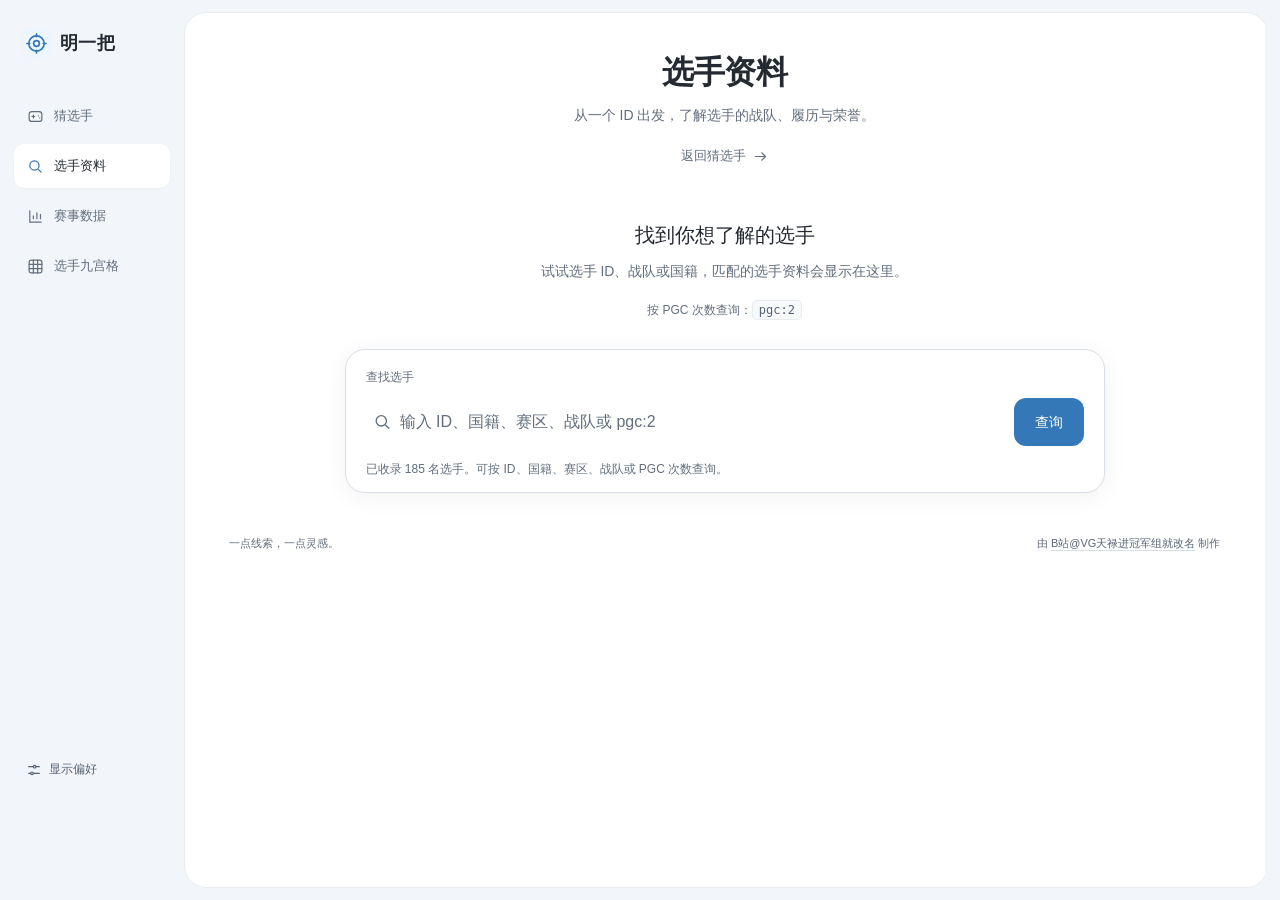
<file: search.html>
<!DOCTYPE html>
<html lang="zh-CN">
    <head>
        <meta charset="UTF-8">
        <script src="./js/theme.js"></script>
        <meta name="viewport" content="width=device-width, initial-scale=1.0">
        <meta name="theme-color" content="#F5F6F8">
        <title>PUBG选手查询数据库</title>
        <link rel="stylesheet" href="./css/local.css">
        <link rel="stylesheet" href="./css/immersive.css">
        <link rel="stylesheet" href="./css/mobile.css">
        <link rel="stylesheet" href="./css/navigation.css">
        <link rel="stylesheet" href="./css/workspace.css">
        <script src="./js/navigation.js" blocking="render"></script>
        <script src="./js/mobile.js" defer></script>
        <script src="./js/preferences.js" defer></script>
    </head>
    <body class="search-page">
        <header class="top-header-bar">
            <div class="header-inner">
                <a class="header-left" href="index.html" aria-label="明一把，返回猜选手"><span class="brand-icon"><svg class="ui-icon" viewBox="0 0 24 24" fill="none" stroke="currentColor" stroke-width="1.7" stroke-linecap="round" stroke-linejoin="round" aria-hidden="true"><circle cx="12" cy="12" r="8"/><circle cx="12" cy="12" r="3"/><path d="M12 2v3m0 14v3M2 12h3m14 0h3"/></svg></span><span class="header-title">明一把<span class="brand-caption">PUBG PROGUESS</span></span></a>
                <div class="header-right">
                    <nav class="site-nav" aria-label="主导航">
                        <a href="index.html" class="nav-btn-capsule" title="猜选手"><svg class="ui-icon" viewBox="0 0 24 24" fill="none" stroke="currentColor" stroke-width="1.7" stroke-linecap="round" stroke-linejoin="round" aria-hidden="true"><rect x="3" y="5" width="18" height="14" rx="4"/><path d="M7 12h4m-2-2v4m7-3h.01m2 3h.01"/></svg><span>猜选手</span></a><a href="search.html" class="nav-btn-capsule is-current" title="选手资料" aria-current="page"><svg class="ui-icon" viewBox="0 0 24 24" fill="none" stroke="currentColor" stroke-width="1.7" stroke-linecap="round" stroke-linejoin="round" aria-hidden="true"><circle cx="10.5" cy="10.5" r="6.5"/><path d="m16 16 4 4"/></svg><span>选手资料</span></a><a href="kd.html" class="nav-btn-capsule" title="赛事数据"><svg class="ui-icon" viewBox="0 0 24 24" fill="none" stroke="currentColor" stroke-width="1.7" stroke-linecap="round" stroke-linejoin="round" aria-hidden="true"><path d="M4 4v16h16M9 15v-4m5 4V7m5 8v-6"/></svg><span>赛事数据</span></a>
                    <a href="grid-game.html" class="nav-btn-capsule" title="选手九宫格"><svg class="ui-icon" viewBox="0 0 24 24" fill="none" stroke="currentColor" stroke-width="1.7" stroke-linecap="round" stroke-linejoin="round" aria-hidden="true"><rect x="3" y="3" width="18" height="18" rx="3"/><path d="M9 3v18m6-18v18M3 9h18M3 15h18"/></svg><span>选手九宫格</span></a></nav>
                </div>
            </div>
        </header>
        <main class="app-main">
            <section class="page-heading">
                <div>
                    <p class="eyebrow">
                        认识赛场上的每一位主角
                    </p>
                    <h1>
                        选手资料
                    </h1>
                    <p class="page-subtitle">
                        从一个 ID 出发，了解选手的战队、履历与荣誉。
                    </p>
                </div>
                <a class="text-link" href="index.html">返回猜选手 <svg class="ui-icon" viewBox="0 0 24 24" fill="none" stroke="currentColor" stroke-width="1.7" stroke-linecap="round" stroke-linejoin="round" aria-hidden="true"><path d="M4 12h16m-6-6 6 6-6 6"/></svg></a>
            </section>
            <section class="search-panel">
                <div class="bottom-search-area">
                    <label class="field-label" for="search-input">查找选手</label>
                    <div class="input-area">
                        <div class="input-wrapper">
                            <span class="input-icon"><svg class="ui-icon" viewBox="0 0 24 24" fill="none" stroke="currentColor" stroke-width="1.7" stroke-linecap="round" stroke-linejoin="round" aria-hidden="true"><circle cx="10.5" cy="10.5" r="6.5"/><path d="m16 16 4 4"/></svg></span><input type="text" id="search-input" disabled aria-label="选手查询条件" placeholder="输入 ID、国籍、赛区、战队或 pgc:2" autocomplete="off">
                            <div id="autocomplete-list" class="autocomplete-items">
                            </div>
                        </div>
                        <button id="search-btn" class="primary-button" disabled onclick="executeSearch()">查询</button>
                    </div>
                    <p id="search-status" class="search-status" role="status" aria-live="polite">
                    </p>
                </div>
                <div id="search-placeholder" class="placeholder-box">
                    <span class="placeholder-icon"><svg class="ui-icon" viewBox="0 0 24 24" fill="none" stroke="currentColor" stroke-width="1.7" stroke-linecap="round" stroke-linejoin="round" aria-hidden="true"><circle cx="10.5" cy="10.5" r="6.5"/><path d="m16 16 4 4"/></svg></span>
                    <h2>
                        找到你想了解的选手
                    </h2>
                    <p>
                        试试选手 ID、战队或国籍，匹配的选手资料会显示在这里。
                    </p>
                    <span class="search-example">按 PGC 次数查询：<code>pgc:2</code></span>
                </div>
                <div id="search-result-container" style="display: none;">
                </div>
            </section>
        </main>
        <footer class="app-footer">
            <span>一点线索，一点灵感。</span><span class="credit-note">由 <a href="https://space.bilibili.com/35515344?spm_id_from=333.1007.0.0" target="_blank" rel="noopener noreferrer" class="credit-link">B站@VG天禄进冠军组就改名</a> 制作</span>
        </footer>
        <script src="./js/utils.js"></script>
        <script src="./js/search.js"></script>
        <script>window.onload = initSearch;</script>
    </body>
</html>
</file>
<file: css/local.css>
/* Shared soft desktop interface. */
:root {
    color-scheme:light;
    --c-page2:#F5F6F8;
    --surface:#fff;
    --surface-soft:#F8F9FB;
    --surface-muted:#F2F5F9;
    --surface-hover:#F1F5FA;
    --t-strong:#252932;
    --t-body:#3E4550;
    --t-normal:#505A68;
    --t-mid:#586475;
    --t-muted:#626E7E;
    --t-faint:#687383;
    --t-on-color:#fff;
    --ln-soft:#E8EBEF;
    --ln-strong:#D9DFE7;
    --ln-faint:#F0F2F5;
    --a-accent:#3478B7;
    --a-accent-hover:#2C6CA6;
    --a-accent-ink:#316FA8;
    --blue-soft:#EDF5FE;
    --mint-soft:#EDF8F0;
    --mint-ink:#397856;
    --lilac-soft:#F4EFFA;
    --lilac-ink:#8564A5;
    --yellow-soft:#FCF5E6;
    --yellow-ink:#896C2C;
    --rose-soft:#FBF1F1;
    --rose-ink:#A65A60;
    --s-ok:#397856;
    --s-warn:#896C2C;
    --s-off:#626E7E;
    --lime:#4388C9;
    --lime-ink:#fff;
    --shadow-panel:0 3px 16px rgba(31,44,66,.025);
    --shadow-popover:0 10px 32px rgba(31,44,66,.09)
}

html.dark-theme {
    color-scheme:dark;
    --c-page2:#191D24;
    --surface:#222730;
    --surface-soft:#272D37;
    --surface-muted:#2C3340;
    --surface-hover:#303948;
    --t-strong:#EDF0F6;
    --t-body:#D4DAE4;
    --t-normal:#C0C9D6;
    --t-mid:#B1BED0;
    --t-muted:#A0ACBD;
    --t-faint:#99A6B9;
    --ln-soft:#343C49;
    --ln-strong:#49566B;
    --ln-faint:#2D3540;
    --a-accent:#80B4E1;
    --a-accent-hover:#9CC7EB;
    --a-accent-ink:#A1CCEF;
    --blue-soft:#283C50;
    --mint-soft:#273E35;
    --mint-ink:#94CCAA;
    --lilac-soft:#3A304A;
    --lilac-ink:#C6ACDF;
    --yellow-soft:#443C2C;
    --yellow-ink:#E0C88E;
    --rose-soft:#443137;
    --rose-ink:#DCA5AC;
    --s-ok:#94CCAA;
    --s-warn:#E0C88E;
    --s-off:#A0ACBD;
    --lime:#80B4E1;
    --lime-ink:#1D2B3A;
    --t-on-color:#1D2B3A;
    --shadow-panel:0 3px 16px rgba(0,0,0,.05);
    --shadow-popover:0 10px 32px rgba(0,0,0,.18)
}

* {
    box-sizing:border-box
}

html {
    background:var(--c-page2);
    scrollbar-gutter:stable
}

body {
    margin:0;
    min-width:320px;
    color:var(--t-body);
    background:var(--c-page2);
    font:14px/1.6 -apple-system,BlinkMacSystemFont,"Segoe UI","Microsoft YaHei","PingFang SC",sans-serif;
    -webkit-font-smoothing:antialiased
}

h1,h2,h3,p {
    margin:0
}

h1,h2,h3 {
    color:var(--t-strong)
}

a {
    color:inherit;
    text-decoration:none
}

button,input,select {
    font:inherit
}

button,a,input,select,summary {
    -webkit-tap-highlight-color:transparent
}

button {
    cursor:pointer;
    touch-action:manipulation
}

button,a,input,select {
    transition:color .16s ease,background-color .16s ease,border-color .16s ease,box-shadow .16s ease
}

button:disabled,input:disabled,select:disabled {
    opacity:.48;
    cursor:not-allowed
}

button:not(:disabled):active,.mode-tabs a:active {
    translate:0 1px
}

:where(button,a,summary,[tabindex]):focus-visible {
    outline:2px solid var(--a-accent-ink);
    outline-offset:3px
}

input:focus-visible,select:focus-visible {
    outline:2px solid var(--a-accent-ink);
    outline-offset:2px;
    border-color:var(--a-accent);
    box-shadow:none
}

::selection { background:var(--blue-soft); color:var(--t-strong); }
input,textarea { caret-color:var(--a-accent-ink); }

[hidden] {
    display:none!important
}

.ui-icon {
    width:19px;
    height:19px;
    flex:0 0 auto;
    vertical-align:middle
}

.top-header-bar {
    position:relative;
    z-index:80;
    background:var(--surface);
    border-bottom:1px solid var(--ln-soft)
}

/* Keep an open settings panel above the page controls. */
.top-header-bar:has(.preferences-panel:not([hidden])) {
    z-index:100
}

.header-inner {
    max-width:1264px;
    min-height:74px;
    padding:14px 32px;
    margin:auto;
    display:flex;
    align-items:center;
    justify-content:space-between;
    gap:24px
}

.header-left {
    display:inline-flex;
    align-items:center;
    gap:11px;
    flex:0 0 auto
}

.brand-icon {
    width:36px;
    height:36px;
    border-radius:11px;
    display:grid;
    place-items:center;
    color:var(--a-accent);
    background:var(--blue-soft)
}

.brand-icon .ui-icon {
    width:23px;
    height:23px
}

.header-title {
    display:flex;
    align-items:baseline;
    gap:11px;
    font-size:19px;
    font-weight:750;
    color:var(--t-strong);
    letter-spacing:.3px
}

.brand-caption {
    color:var(--t-muted);
    font-size:10px;
    font-weight:500;
    letter-spacing:1.2px
}

.header-right,.site-nav {
    display:flex;
    align-items:center;
    gap:8px
}

.header-right {
    gap:22px
}

.nav-btn-capsule {
    display:inline-flex;
    align-items:center;
    gap:7px;
    padding:8px 13px;
    border-radius:8px;
    color:var(--t-muted);
    font-size:13px;
    font-weight:550;
    min-height:40px
}

.nav-btn-capsule:hover {
    background:var(--surface-soft);
    color:var(--t-strong)
}

.nav-btn-capsule.is-current {
    background:var(--blue-soft);
    color:var(--a-accent-ink)
}

.nav-btn-capsule .ui-icon {
    width:17px;
    height:17px
}

.app-main {
    width:min(100%,1264px);
    padding:36px 32px 24px;
    margin:auto
}

.page-heading {
    display:flex;
    align-items:center;
    justify-content:space-between;
    gap:24px;
    margin-bottom:27px
}

.eyebrow {
    color:var(--t-muted);
    font-size:12px;
    margin-bottom:6px;
    letter-spacing:.5px
}

h1 {
    font-size:28px;
    font-weight:650;
    line-height:1.4;
    letter-spacing:-.6px
}

.page-subtitle {
    margin-top:7px;
    font-size:14px;
    color:var(--t-muted)
}

.mode-tabs {
    padding:4px;
    border:1px solid var(--ln-soft);
    border-radius:10px;
    background:var(--surface-muted);
    display:inline-flex;
    flex:0 0 auto;
    gap:3px
}

.mode-tabs a {
    display:flex;
    align-items:center;
    justify-content:center;
    gap:7px;
    padding:8px 14px;
    border:1px solid transparent;
    border-radius:7px;
    font-size:13px;
    color:var(--t-muted)
}

.mode-tabs .ui-icon {
    width:16px;
    height:16px
}

.mode-tabs a:hover {
    color:var(--t-strong)
}

.mode-tabs a.is-active {
    color:var(--a-accent-ink);
    background:var(--surface);
    border-color:var(--ln-soft);
    box-shadow:0 1px 3px rgba(31,44,66,.04)
}

.game-layout {
    display:grid;
    grid-template-columns:minmax(0,1fr) 248px;
    gap:28px;
    align-items:start
}

.game-panel,.search-panel,.data-panel {
    min-width:0;
    background:var(--surface);
    border:1px solid var(--ln-soft);
    border-radius:16px;
    box-shadow:var(--shadow-panel)
}

.panel-heading {
    display:flex;
    align-items:center;
    justify-content:space-between;
    gap:12px;
    padding:19px 24px;
    border-bottom:1px solid var(--ln-soft)
}

.panel-title {
    display:inline-flex;
    align-items:center;
    gap:8px;
    font-size:15px;
    font-weight:600;
    color:var(--t-strong)
}

.panel-title .ui-icon {
    color:var(--a-accent)
}

.round-tag {
    display:inline-flex;
    align-items:center;
    gap:6px;
    font-size:11px;
    color:var(--t-muted)
}

.round-tag>span {
    width:6px;
    height:6px;
    border-radius:50%;
    background:#8BAF98
}

.stats-strip {
    display:grid;
    grid-template-columns:repeat(3,minmax(0,1fr));
    padding:23px 24px
}

.stat-item {
    display:flex;
    align-items:center;
    gap:11px;
    padding-left:18px;
    border-left:1px solid var(--ln-soft)
}

.stat-item:first-child {
    padding-left:0;
    border-left:0
}

.stat-icon {
    display:grid;
    place-items:center;
    width:38px;
    height:38px;
    border-radius:11px;
    flex:0 0 auto
}

.blue {
    color:var(--a-accent-ink);
    background:var(--blue-soft)
}

.mint {
    color:var(--mint-ink);
    background:var(--mint-soft)
}

.lilac {
    color:var(--lilac-ink);
    background:var(--lilac-soft)
}

.stat-label {
    display:block;
    color:var(--t-muted);
    font-size:12px
}

.stat-value {
    display:block;
    color:var(--t-strong);
    font-size:24px;
    line-height:1.35;
    font-variant-numeric:tabular-nums
}

.stat-value strong {
    font-weight:650
}

.stat-denominator {
    font-size:14px;
    color:var(--t-muted);
    font-weight:400
}

.board-area {
    padding:0 24px 23px;
    min-width:0
}

.board-toolbar {
    display:flex;
    align-items:center;
    justify-content:space-between;
    gap:12px;
    padding:15px 0 10px;
    border-top:1px solid var(--ln-soft)
}

.board-toolbar h2 {
    font-size:13px;
    font-weight:550;
    color:var(--t-mid)
}

.color-legend {
    display:inline-flex;
    align-items:center;
    gap:15px;
    font-size:11px;
    color:var(--t-muted)
}

.color-legend span {
    display:flex;
    align-items:center;
    gap:5px
}

.legend-dot {
    display:inline-block;
    width:7px;
    height:7px;
    border-radius:50%;
    flex:0 0 auto
}

.green-dot {
    background:#80AF91
}

.yellow-dot {
    background:#D5B96D
}

.grey-dot {
    background:#B8C0CB
}

.blue-dot {
    background:var(--a-accent)
}

.game-empty {
    padding:13px 8px 20px;
    text-align:center
}

.game-empty h3 {
    font-size:16px;
    font-weight:550;
    margin-top:5px
}

.game-empty>p {
    color:var(--t-muted);
    font-size:13px;
    margin-top:7px
}

.clue-illustration {
    position:relative;
    width:240px;
    height:148px;
    margin:0 auto 10px
}

.mystery-card {
    position:absolute;
    z-index:1;
    top:14px;
    left:79px;
    display:flex;
    align-items:center;
    flex-direction:column;
    width:84px;
    height:114px;
    padding-top:13px;
    border:1px solid var(--ln-strong);
    background:var(--surface);
    border-radius:13px;
    box-shadow:0 5px 12px rgba(50,78,110,.045);
    rotate:-5deg
}

.mystery-avatar {
    display:grid;
    place-items:center;
    width:39px;
    height:39px;
    border-radius:50%;
    background:var(--blue-soft);
    color:#9EB7D1
}

.mystery-avatar .ui-icon {
    width:24px;
    height:24px
}

.mystery-id {
    margin-top:8px;
    color:var(--a-accent);
    font-weight:650;
    font-size:14px;
    letter-spacing:4px
}

.mystery-line {
    width:35px;
    height:3px;
    margin-top:7px;
    border-radius:2px;
    background:var(--ln-soft)
}

.clue-tile {
    position:absolute;
    display:grid;
    place-items:center;
    width:40px;
    height:40px;
    border-radius:12px;
    border:1px solid var(--ln-soft)
}

.tile-left {
    left:33px;
    top:55px;
    color:var(--mint-ink);
    background:var(--mint-soft);
    rotate:-12deg
}

.tile-right {
    right:28px;
    top:39px;
    color:var(--lilac-ink);
    background:var(--lilac-soft);
    rotate:10deg
}

.clue-orbit {
    position:absolute;
    width:180px;
    height:108px;
    border:1px dashed var(--ln-strong);
    border-radius:50%;
    left:30px;
    top:24px;
    rotate:-17deg
}

.orbit-two {
    width:112px;
    height:112px;
    left:65px;
    top:14px;
    rotate:26deg;
    border-color:var(--ln-soft)
}

.illustration-dot {
    position:absolute;
    width:5px;
    height:5px;
    border-radius:50%
}

.dot-one {
    left:64px;
    top:17px;
    background:#BDD1E6
}

.dot-two {
    right:48px;
    bottom:21px;
    background:#C9B9DF
}

.history-scroll {
    overflow-x:auto;
    border-radius:8px;
    scrollbar-width:thin;
    scrollbar-color:var(--ln-strong) transparent
}

.history-scroll:has(#history-container:empty) {
    display:none
}

#history-container {
    min-width:680px;
    padding:2px
}

.history-header,.guess-row {
    display:grid;
    grid-template-columns:minmax(96px,1.2fr) repeat(4,minmax(60px,1fr)) minmax(90px,1.1fr) minmax(70px,1fr) minmax(90px,1.1fr);
    gap:6px;
    align-items:stretch
}

.history-header {
    margin:4px 0 8px
}

.header-col {
    padding:8px 2px;
    font-size:12px;
    text-align:center;
    color:var(--t-muted);
    white-space:nowrap
}

.guess-row {
    margin-bottom:8px
}

.attr-card {
    display:flex;
    align-items:center;
    justify-content:center;
    padding:15px 5px;
    min-height:52px;
    border:1px solid transparent;
    border-radius:8px;
    font-size:13px;
    font-weight:550;
    text-align:center;
    overflow-wrap:anywhere
}

.green {
    background:var(--mint-soft);
    color:var(--mint-ink);
    border-color:color-mix(in srgb,var(--mint-ink) 12%,transparent)
}

.yellow {
    background:var(--yellow-soft);
    color:var(--yellow-ink);
    border-color:color-mix(in srgb,var(--yellow-ink) 12%,transparent)
}

.grey {
    background:var(--surface-muted);
    color:var(--t-mid);
    border-color:var(--ln-soft)
}

.player-id-card {
    background:var(--surface);
    color:var(--t-strong);
    border-color:var(--ln-strong);
    font-weight:650
}

.mobile-scroll-hint {
    display:none;
    font-size:11px;
    color:var(--t-muted);
    padding-top:8px
}

.guess-composer {
    padding:20px 24px 18px;
    border-top:1px solid var(--ln-soft)
}

.guess-composer>label,.field-label {
    display:block;
    font-size:14px;
    color:var(--t-strong);
    font-weight:550;
    margin-bottom:10px
}

.input-area {
    display:flex;
    align-items:stretch;
    gap:10px
}

.input-wrapper {
    position:relative;
    flex:1;
    min-width:0
}

.input-icon {
    position:absolute;
    left:14px;
    top:50%;
    translate:0 -50%;
    color:var(--t-muted);
    display:flex;
    pointer-events:none
}

#player-input,#search-input,.kd-search,.kd-select {
    width:100%;
    min-height:46px;
    padding:11px 14px 11px 42px;
    border:1px solid var(--ln-strong);
    border-radius:9px;
    color:var(--t-strong);
    background:var(--surface);
    font-size:14px;
    line-height:1.6;
    outline:none
}

input::placeholder {
    color:var(--t-muted);
    opacity:1
}

#player-input:hover:not(:disabled),#search-input:hover:not(:disabled) {
    border-color:#B4C7D9
}

.primary-button,#submit-btn,#search-btn {
    display:inline-flex;
    align-items:center;
    justify-content:center;
    gap:9px;
    flex:0 0 auto;
    min-height:46px;
    padding:11px 20px;
    border:1px solid transparent;
    border-radius:9px;
    background:var(--a-accent);
    color:var(--t-on-color);
    font-size:14px;
    font-weight:550;
    line-height:1.6
}

.primary-button:hover:not(:disabled),#submit-btn:hover:not(:disabled),#search-btn:hover:not(:disabled) {
    background:var(--a-accent-hover)
}

.composer-meta {
    display:flex;
    align-items:center;
    justify-content:space-between;
    gap:12px;
    margin-top:10px;
    font-size:11px;
    color:var(--t-muted)
}

kbd {
    padding:1px 5px;
    border:1px solid var(--ln-strong);
    border-radius:4px;
    background:var(--surface-soft);
    font-family:inherit;
    font-size:10px
}

.game-status {
    margin-top:12px;
    font-size:12px;
    color:var(--t-mid);
    line-height:1.7
}

.autocomplete-items {
    position:absolute;
    z-index:50;
    top:calc(100% + 7px);
    left:0;
    right:0;
    max-height:264px;
    overflow-y:auto;
    padding:5px;
    border:1px solid var(--ln-soft);
    border-radius:10px;
    background:var(--surface);
    box-shadow:var(--shadow-popover)
}

.autocomplete-item {
    min-height:44px;
    padding:11px 10px;
    border-radius:6px;
    cursor:pointer;
    color:var(--t-body);
    font-size:13px;
    line-height:1.6
}

.autocomplete-item:hover,.autocomplete-item.active {
    background:var(--blue-soft);
    color:var(--a-accent-ink)
}

.autocomplete-item strong {
    font-weight:600
}

.autocomplete-meta {
    margin-left:5px;
    font-size:12px;
    color:var(--t-muted)
}

/* Supporting information, player cards, dialogs and statistics. */
.game-sidebar {
    min-width:0;
    padding-top:15px
}

.guide-section>h2 {
    display:flex;
    align-items:center;
    gap:8px;
    font-size:14px;
    font-weight:600
}

.guide-section>h2 .ui-icon {
    color:var(--t-muted);
    width:17px;
    height:17px
}

.guide-steps {
    list-style:none;
    padding:0;
    margin:25px 0 21px
}

.guide-steps li {
    display:flex;
    align-items:flex-start;
    gap:11px;
    margin-bottom:23px
}

.step-number {
    display:grid;
    place-items:center;
    width:25px;
    height:25px;
    flex:0 0 auto;
    border:1px solid var(--ln-strong);
    border-radius:8px;
    color:var(--t-muted);
    font-size:10px;
    font-variant-numeric:tabular-nums
}

.guide-steps h3 {
    margin:1px 0 6px;
    font-size:13px;
    font-weight:550
}

.guide-steps p {
    font-size:12px;
    color:var(--t-muted);
    line-height:1.85
}

.guide-steps strong {
    color:var(--t-mid)
}

.rules-detail {
    border-top:1px solid var(--ln-strong);
    font-size:12px
}

.rules-detail summary {
    display:flex;
    align-items:center;
    justify-content:space-between;
    gap:12px;
    min-height:44px;
    cursor:pointer;
    color:var(--t-mid);
    list-style:none
}

.rules-detail summary::-webkit-details-marker {
    display:none
}

.rules-detail summary .ui-icon {
    width:14px;
    height:14px;
    transition:rotate .16s ease
}

.rules-detail[open] summary .ui-icon {
    rotate:90deg
}

.rules-detail>div {
    color:var(--t-mid);
    font-size:12px;
    padding:0 0 12px;
    line-height:1.8
}

.rules-detail p+p {
    margin-top:8px
}

.session-actions {
    display:flex;
    flex-direction:column;
    gap:10px;
    padding-top:20px;
    margin-top:14px;
    border-top:1px solid var(--ln-strong)
}

.action-btn,.kd-btn {
    display:inline-flex;
    align-items:center;
    justify-content:center;
    gap:8px;
    min-height:42px;
    padding:9px 15px;
    border:1px solid var(--ln-strong);
    border-radius:9px;
    background:var(--surface);
    color:var(--t-mid);
    font-size:13px;
    font-weight:500;
    line-height:1.6
}

.action-btn:hover:not(:disabled),.kd-btn:hover:not(:disabled) {
    background:var(--surface-hover);
    border-color:#B4C7D9
}

.action-btn .ui-icon {
    width:16px;
    height:16px
}

.action-btn.reveal {
    color:var(--rose-ink);
    border-color:color-mix(in srgb,var(--rose-ink) 18%,var(--ln-soft));
    background:var(--rose-soft)
}

.action-btn.reveal:hover:not(:disabled) {
    background:color-mix(in srgb,var(--rose-ink) 10%,var(--rose-soft))
}

.session-actions>p {
    text-align:center;
    color:var(--t-muted);
    font-size:11px
}

.app-footer {
    max-width:1264px;
    padding:5px 32px 30px;
    margin:auto;
    display:flex;
    justify-content:space-between;
    gap:20px;
    color:var(--t-muted);
    font-size:11px
}

.credit-link {
    color:var(--t-mid);
    text-decoration:underline;
    text-decoration-color:var(--ln-strong);
    text-underline-offset:3px
}

.credit-link:hover {
    color:var(--a-accent-ink)
}

.text-link {
    display:inline-flex;
    align-items:center;
    gap:7px;
    color:var(--t-muted);
    font-size:13px
}

.text-link:hover {
    color:var(--a-accent)
}

.text-link .ui-icon {
    width:15px;
    height:15px
}

.search-panel {
    min-height:450px
}

.bottom-search-area {
    position:relative;
    padding:24px;
    border-bottom:1px solid var(--ln-soft)
}

.search-status {
    font-size:12px;
    color:var(--t-muted);
    margin-top:12px
}

.placeholder-box {
    padding:65px 20px 74px;
    text-align:center
}

.placeholder-icon {
    display:grid;
    place-items:center;
    margin:0 auto 16px;
    width:54px;
    height:54px;
    border:1px solid var(--ln-soft);
    border-radius:16px;
    background:var(--blue-soft);
    color:var(--a-accent)
}

.placeholder-icon .ui-icon {
    width:26px;
    height:26px
}

.placeholder-box h2 {
    font-size:17px;
    font-weight:550
}

.placeholder-box p {
    margin-top:9px;
    font-size:13px;
    color:var(--t-muted)
}

.search-example {
    display:inline-block;
    margin-top:19px;
    font-size:12px;
    color:var(--t-muted)
}

code {
    font-size:12px;
    padding:2px 6px;
    border:1px solid var(--ln-soft);
    border-radius:5px;
    background:var(--surface-soft);
    color:var(--t-mid)
}

#search-result-container {
    padding:24px;
    display:grid;
    grid-template-columns:repeat(2,minmax(0,1fr));
    gap:18px
}

#search-result-container:empty {
    padding:0
}

.cs-card {
    min-width:0;
    background:var(--surface);
    border:1px solid var(--ln-soft);
    border-radius:12px;
    overflow:hidden
}

.cs-card-bar {
    height:3px;
    background:var(--blue-soft)
}

.cs-card-header {
    padding:17px 19px 13px;
    border-bottom:1px solid var(--ln-faint)
}

.cs-header-left {
    display:flex;
    align-items:center;
    flex-wrap:wrap;
    gap:7px
}

.cs-avatar-icon {
    display:inline-flex;
    color:var(--a-accent)
}

.cs-avatar-icon svg {
    width:17px;
    height:17px
}

.cs-player-id {
    font-size:19px;
    font-weight:650;
    line-height:1.4;
    color:var(--t-strong);
    overflow-wrap:anywhere
}

.cs-player-meta {
    margin-left:auto;
    color:var(--t-muted);
    font-size:11px
}

.cs-card-body {
    display:flex;
    gap:19px;
    padding:19px
}

.cs-body-left {
    width:120px;
    flex:0 0 auto
}

.cs-player-img-box {
    width:100%;
    height:155px;
    background:var(--surface-soft);
    border:1px solid var(--ln-soft);
    border-radius:9px;
    overflow:hidden
}

.cs-player-img-box img {
    display:block;
    width:100%;
    height:100%;
    object-fit:cover;
    object-position:center bottom
}

.cs-body-right {
    flex:1;
    min-width:0
}

.cs-info-row {
    display:flex;
    justify-content:space-between;
    align-items:center;
    gap:10px;
    padding:8px 0;
    border-bottom:1px solid var(--ln-faint);
    line-height:1.5
}

.cs-info-row:first-child {
    padding-top:0
}

.cs-info-row:last-child {
    border:0;
    padding-bottom:0
}

.cs-info-label {
    color:var(--t-muted);
    font-size:11px
}

.cs-info-value {
    color:var(--t-strong);
    font-size:12px;
    font-weight:550;
    text-align:right;
    overflow-wrap:anywhere
}

.modal {
    display:none;
    position:fixed;
    z-index:1000;
    inset:0;
    padding:20px;
    overflow-y:auto;
    background:rgba(32,40,54,.32)
}

.modal.show {
    display:flex;
    align-items:center;
    justify-content:center;
    opacity:1
}

.modal-box {
    width:min(100%,540px);
    max-height:calc(100dvh - 40px);
    overflow-y:auto;
    margin:auto;
    padding:28px;
    border:1px solid var(--ln-soft);
    border-radius:16px;
    background:var(--surface);
    text-align:center;
    box-shadow:var(--shadow-popover)
}

.modal-emblem {
    display:grid;
    place-items:center;
    margin:0 auto 13px;
    width:46px;
    height:46px;
    border-radius:14px;
    background:var(--blue-soft);
    color:var(--a-accent)
}

.modal-emblem .ui-icon {
    width:25px;
    height:25px
}

.modal h2 {
    font-size:23px;
    font-weight:600
}

.modal h2.win {
    color:var(--s-ok)
}

.modal-text {
    margin-top:7px;
    font-size:14px;
    color:var(--t-mid)
}

.modal-embedded-card {
    margin:22px 0;
    text-align:left;
    border:0;
    background:var(--surface-soft)
}

.modal-embedded-card .cs-card-bar {
    display:none
}

.modal-embedded-card .cs-player-img-box {
    background:var(--surface)
}

.modal .primary-button {
    width:100%
}

/* Winning results arrive in two beats: the dialog, then the player card. */
.modal.result-entering {
    animation: result-backdrop-enter 200ms ease-out both;
}
.modal.result-entering .modal-box {
    transform-origin: 50% 25%;
    animation: result-panel-enter 300ms cubic-bezier(.22, 1, .36, 1) both;
}
.modal.result-entering .modal-embedded-card {
    transform-origin: 50% 45%;
    backface-visibility: hidden;
    animation: result-card-enter 620ms cubic-bezier(.22, 1, .36, 1) 130ms both;
}
@keyframes result-backdrop-enter {
    from { opacity: 0; }
    to { opacity: 1; }
}
@keyframes result-panel-enter {
    from { opacity: 0; transform: translateY(14px) scale(.97); filter: blur(2px); }
    to { opacity: 1; transform: none; filter: blur(0); }
}
@keyframes result-card-enter {
    0% {
        opacity: 0;
        filter: blur(3px);
        transform: perspective(1000px) translateY(18px) rotateY(-9deg) rotateZ(-2deg) scale(.94);
    }
    70% {
        opacity: 1;
        filter: blur(0);
        transform: perspective(1000px) translateY(-2px) rotateY(1.2deg) rotateZ(.35deg) scale(1.015);
    }
    100% { opacity: 1; filter: blur(0); transform: none; }
}

.data-panel-heading {
    display:flex;
    align-items:center;
    justify-content:space-between;
    gap:16px;
    padding:22px 24px 0
}

.data-panel-heading h2 {
    font-size:16px;
    font-weight:600
}

.data-panel-heading p {
    color:var(--t-muted);
    font-size:12px;
    margin-top:5px
}

.data-badge {
    display:inline-flex;
    align-items:center;
    gap:7px;
    padding:5px 10px;
    border-radius:7px;
    background:var(--lilac-soft);
    color:var(--lilac-ink);
    font-size:12px;
    white-space:nowrap
}

.data-badge .ui-icon {
    width:16px;
    height:16px
}

.kd-toolbar {
    display:flex;
    align-items:center;
    gap:10px;
    padding:22px 24px;
    flex-wrap:wrap
}

.kd-search-wrap {
    display:block;
    width:260px;
    position:relative;
    min-width:0
}

.kd-search,.kd-select {
    min-height:40px;
    font-size:13px;
    padding-top:8px;
    padding-bottom:8px
}

.kd-select {
    width:160px;
    padding-left:12px
}

.kd-count {
    margin-left:auto;
    color:var(--t-muted);
    font-size:12px
}

.kd-btn {
    min-height:40px
}

.kd-btn .ui-icon {
    width:15px;
    height:15px
}

.stat-wrap {
    overflow-x:auto;
    width:100%;
    scrollbar-width:thin;
    scrollbar-color:var(--ln-strong) transparent
}

.kd-table {
    table-layout:fixed;
    border-collapse:collapse;
    width:100%;
    min-width:830px;
    color:var(--t-body);
    font-size:13px;
    font-variant-numeric:tabular-nums
}

.kd-table th {
    padding:0;
    border-top:1px solid var(--ln-soft);
    border-bottom:1px solid var(--ln-soft);
    background:var(--surface-soft);
    color:var(--t-mid);
    font-size:12px;
    font-weight:550;
    text-align:left;
    white-space:nowrap
}

.kd-table th button {
    display:inline-flex;
    align-items:center;
    gap:7px;
    border:0;
    background:transparent;
    color:inherit;
    font:inherit;
    width:100%;
    padding:13px 16px;
    text-align:inherit;
    min-height:44px
}

.kd-table th.num button {
    justify-content:flex-end
}

.kd-table th button:hover {
    background:var(--surface-hover)
}

.kd-table td {
    padding:14px 16px;
    border-bottom:1px solid var(--ln-faint);
    white-space:nowrap;
    font-size:13px
}

.kd-table .num {
    text-align:right
}

/* Reserve the same indicator and badge space regardless of sort direction or logo. */
.kd-table .sort-indicator { display:inline-block; flex:0 0 12px; width:12px; text-align:center; }
.kd-table .team-pill { display:inline-flex; align-items:center; min-height:32px; }

.kd-table tbody tr:hover {
    background:var(--blue-soft)
}

.kd-table tbody tr:last-child td {
    border-bottom:0
}

.id-main {
    color:var(--t-strong);
    font-weight:600
}

.team-pill {
    display:inline-block;
    min-width:35px;
    padding:2px 8px;
    border-radius:5px;
    background:var(--surface-muted);
    color:var(--t-mid);
    font-size:11px
}

.fire-top .kd-metric {
    color:var(--a-accent-ink);
    font-weight:600
}

.kd-empty {
    padding:45px 20px;
    text-align:center;
    color:var(--t-muted)
}

.kd-empty button {
    margin-left:12px
}

.data-footnote {
    display:flex;
    align-items:center;
    justify-content:space-between;
    gap:14px;
    padding:15px 24px;
    border-top:1px solid var(--ln-soft);
    color:var(--t-muted);
    font-size:11px
}

.data-footnote>span:first-child {
    display:flex;
    align-items:center;
    gap:6px
}

.fire-legend {
    color:var(--a-accent-ink)
}

.data-definition {
    margin-top:20px;
    border-top-color:var(--ln-soft)
}

.data-definition summary {
    justify-content:flex-start
}

/* Preferences preserve independent switches and contained ripple feedback. */
.preferences {
    position:relative
}

.theme-toggle-btn {
    display:inline-flex;
    align-items:center;
    justify-content:center;
    gap:7px;
    padding:8px 11px;
    min-height:40px;
    border:1px solid var(--ln-soft);
    border-radius:8px;
    background:var(--surface);
    color:var(--t-mid);
    font-size:12px;
    font-weight:500
}

.theme-toggle-btn:hover {
    background:var(--surface-soft);
    border-color:var(--ln-strong)
}

.preferences-trigger[aria-expanded="true"] {
    border-color:#B8D0E7;
    color:var(--a-accent-ink);
    background:var(--blue-soft)
}

.preferences-trigger svg {
    width:16px;
    height:16px
}

.preferences-panel {
    position:absolute;
    top:calc(100% + 10px);
    right:0;
    width:340px;
    max-width:calc(100vw - 24px);
    max-height:calc(100dvh - 100px);
    overflow-y:auto;
    padding:18px 12px 12px;
    border:1px solid var(--ln-soft);
    border-radius:14px;
    background:var(--surface);
    box-shadow:var(--shadow-popover);
    text-align:left;
    isolation:isolate
}

.preferences-heading {
    display:flex;
    align-items:center;
    gap:10px;
    padding:0 8px 15px
}

.preferences-mark {
    display:flex;
    color:var(--a-accent)
}

.preferences-mark svg {
    width:23px;
    height:23px
}

.preferences-heading h2 {
    font-size:15px;
    font-weight:600
}

.preferences-heading p {
    margin-top:4px;
    font-size:11px;
    color:var(--t-muted)
}

.preferences-badge {
    margin-left:auto;
    padding:3px 8px;
    color:var(--lilac-ink);
    background:var(--lilac-soft);
    font-size:10px;
    border-radius:5px
}

.preferences-options {
    overflow:hidden;
    padding:4px;
    border-radius:10px;
    background:var(--surface-soft)
}

.preference-row {
    appearance:none;
    position:relative;
    isolation:isolate;
    display:flex;
    align-items:center;
    gap:11px;
    width:100%;
    min-height:76px;
    padding:13px 10px;
    border:0;
    border-radius:8px;
    background:transparent;
    text-align:left;
    color:var(--t-strong);
    overflow:hidden
}

.preference-row+.preference-row {
    border-top:1px solid var(--ln-soft)
}

.preference-row:hover {
    background:var(--surface-hover)
}

.preference-row:focus-visible {
    outline:2px solid var(--a-accent);
    outline-offset:-2px
}

.preference-icon {
    display:grid;
    place-items:center;
    width:32px;
    height:32px;
    flex:0 0 auto;
    border-radius:9px;
    background:var(--surface);
    border:1px solid var(--ln-soft);
    color:var(--a-accent)
}

.preference-icon svg {
    width:18px;
    height:18px
}

.preference-copy {
    display:flex;
    flex:1;
    flex-direction:column;
    gap:4px;
    min-width:0
}

.preference-label {
    font-size:13px;
    font-weight:550
}

.preference-description {
    font-size:11px;
    line-height:1.5;
    color:var(--t-muted)
}

.preference-track {
    position:relative;
    flex:0 0 38px;
    height:22px;
    border:1px solid var(--ln-strong);
    border-radius:20px;
    background:var(--ln-strong);
    transition:background-color .18s ease,border-color .18s ease
}

.preference-thumb {
    position:absolute;
    top:2px;
    left:2px;
    width:16px;
    height:16px;
    background:var(--surface);
    border-radius:50%;
    box-shadow:0 1px 2px rgba(31,44,66,.12);
    transition:transform .18s ease
}

.preference-row[aria-checked="true"] .preference-track {
    background:var(--a-accent);
    border-color:var(--a-accent)
}

.preference-row[aria-checked="true"] .preference-thumb {
    transform:translateX(16px);
    background:var(--t-on-color)
}

.preference-wave {
    position:absolute;
    z-index:-1;
    pointer-events:none;
    inset:0;
    background:linear-gradient(90deg,transparent,var(--a-accent),transparent);
    opacity:0;
    transform-origin:center
}

.preferences-footnote {
    margin-top:11px;
    text-align:center;
    color:var(--t-muted);
    font-size:10px
}

.preferences-footnote span {
    color:var(--a-accent);
    margin-right:3px
}

/* Responsive layouts keep the game readable instead of shrinking its board. */
@media(max-width:1100px) {
    .header-title {
        gap:6px
    }
    .brand-caption {
        display:none
    }
    .header-right {
        gap:14px
    }
    .game-layout {
        grid-template-columns:minmax(0,1fr) 220px;
        gap:22px
    }
    .stats-strip {
        padding-left:20px;
        padding-right:20px
    }
    .stat-item {
        padding-left:12px;
        gap:8px
    }
    .stat-icon {
        width:32px;
        height:32px;
        border-radius:9px
    }
    .cs-card-body {
        flex-direction:column
    }
    .cs-body-left {
        width:100%
    }
    .cs-player-img-box {
        height:170px
    }
}

@media(max-width:900px) {
    .game-layout {
        grid-template-columns:minmax(0,1fr)
    }
    .game-sidebar {
        display:grid;
        grid-template-columns:minmax(0,1fr) 220px;
        gap:28px;
        padding-top:4px
    }
    .session-actions {
        align-self:start;
        margin-top:0
    }
    .page-heading {
        align-items:flex-start
    }
    .mode-tabs a {
        padding:8px 11px
    }
    .header-inner {
        padding-left:24px;
        padding-right:24px;
        gap:14px
    }
    .app-main {
        padding-left:24px;
        padding-right:24px
    }
    .app-footer {
        padding-left:24px;
        padding-right:24px
    }
    .data-footnote {
        flex-direction:column;
        align-items:flex-start;
        gap:7px
    }
    .kd-count {
        width:100%;
        margin:2px 0 0
    }
    .cs-card-body {
        flex-direction:row
    }
}

@media(max-width:768px) {
    .header-inner {
        min-height:0;
        padding:13px 16px 11px;
        display:block
    }
    .header-left {
        margin-bottom:13px
    }
    .header-title {
        display:inline-flex
    }
    .brand-caption {
        display:inline;
        font-size:9px
    }
    .header-right {
        justify-content:space-between;
        gap:8px
    }
    .site-nav {
        gap:2px;
        flex:1
    }
    .nav-btn-capsule {
        padding:8px 9px;
        min-height:42px;
        font-size:12px;
        gap:5px
    }
    .nav-btn-capsule .ui-icon {
        width:15px;
        height:15px
    }
    .preferences {
        position:static;
        flex:0 0 auto
    }
    .theme-toggle-btn {
        min-height:42px;
        padding:8px;
        font-size:11px;
        gap:5px
    }
    .preferences-panel {
        top:calc(100% + 5px);
        left:auto;
        right:12px;
        max-height:calc(100dvh - 132px)
    }
    .app-main {
        padding:25px 16px 20px
    }
    .page-heading {
        flex-direction:column;
        gap:20px;
        margin-bottom:20px
    }
    h1 {
        font-size:24px;
        letter-spacing:-.5px
    }
    .eyebrow {
        font-size:11px
    }
    .page-subtitle {
        font-size:13px;
        margin-top:7px
    }
    .mode-tabs {
        width:100%
    }
    .mode-tabs a {
        flex:1;
        min-height:40px;
        font-size:13px
    }
    .game-layout {
        gap:23px
    }
    .game-panel,.search-panel,.data-panel {
        border-radius:13px
    }
    .panel-heading {
        padding:16px;
        flex-wrap:wrap;
        gap:8px
    }
    .panel-title {
        font-size:14px
    }
    .round-tag {
        font-size:10px
    }
    .stats-strip {
        padding:20px 16px
    }
    .stat-item {
        padding-left:12px;
        display:block;
        border-left:1px solid var(--ln-soft)
    }
    .stat-icon {
        display:none
    }
    .stat-label {
        font-size:11px
    }
    .stat-value {
        font-size:25px;
        margin-top:2px
    }
    .stat-denominator {
        font-size:12px
    }
    .board-area {
        padding:0 16px 17px
    }
    .board-toolbar {
        padding-top:14px
    }
    .color-legend {
        gap:10px;
        font-size:10px
    }
    .game-empty {
        padding:7px 0 20px
    }
    .clue-illustration {
        scale:.93;
        margin-bottom:0
    }
    .game-empty h3 {
        font-size:14px
    }
    .game-empty>p {
        font-size:12px;
        max-width:250px;
        margin-left:auto;
        margin-right:auto
    }
    .board-area:has(#history-container:not(:empty)) .mobile-scroll-hint {
        display:block
    }
    .guess-composer {
        padding:18px 16px 16px
    }
    .guess-composer>label {
        font-size:13px
    }
    .input-area {
        gap:8px;
        flex-wrap:wrap
    }
    #player-input,#search-input {
        min-height:48px;
        font-size:14px
    }
    #submit-btn {
        width:100%;
        min-height:46px
    }
    .game-page .input-wrapper {
        flex-basis:100%
    }
    .composer-meta {
        font-size:10px;
        gap:8px
    }
    .game-status {
        font-size:11px
    }
    .game-sidebar {
        display:flex;
        flex-direction:column;
        gap:0;
        padding:0 2px
    }
    .guide-steps {
        margin-top:20px;
        margin-bottom:14px
    }
    .guide-steps li {
        margin-bottom:17px
    }
    .guide-steps h3 {
        font-size:13px
    }
    .guide-steps p {
        font-size:12px
    }
    .session-actions {
        display:grid;
        grid-template-columns:1fr 1fr;
        width:100%;
        margin-top:8px;
        padding-top:18px;
        gap:10px
    }
    .session-actions>p {
        grid-column:1/-1
    }
    .action-btn {
        min-height:46px;
        font-size:13px
    }
    .app-footer {
        padding:0 18px 25px;
        flex-direction:column;
        gap:5px;
        font-size:10px
    }
    .bottom-search-area {
        padding:19px 16px
    }
    .search-page .input-wrapper {
        flex-basis:100%
    }
    #search-btn {
        width:100%;
        min-height:46px
    }
    .placeholder-box {
        padding:45px 16px 50px
    }
    .placeholder-box h2 {
        font-size:16px
    }
    .placeholder-box p {
        font-size:12px
    }
    #search-result-container {
        padding:16px;
        grid-template-columns:minmax(0,1fr);
        gap:15px
    }
    .cs-card-body {
        flex-direction:row;
        padding:16px;
        gap:14px
    }
    .cs-body-left {
        width:100px
    }
    .cs-player-img-box {
        height:145px
    }
    .cs-card-header {
        padding:15px 16px 12px
    }
    .cs-player-id {
        font-size:18px
    }
    .cs-player-meta {
        font-size:10px
    }
    .cs-info-row {
        gap:7px;
        padding:8px 0
    }
    .cs-info-label {
        font-size:10px
    }
    .cs-info-value {
        font-size:11px
    }
    .modal {
        padding:14px
    }
    .modal-box {
        max-height:calc(100dvh - 28px);
        padding:23px 18px;
        border-radius:14px
    }
    .modal h2 {
        font-size:20px
    }
    .modal-text {
        font-size:13px
    }
    .modal-embedded-card .cs-card-body {
        padding:16px 10px;
        gap:12px
    }
    .data-panel-heading {
        padding:19px 16px 0
    }
    .data-panel-heading h2 {
        font-size:15px
    }
    .data-panel-heading p {
        font-size:11px
    }
    .data-badge {
        font-size:10px;
        padding:4px 7px
    }
    .data-badge .ui-icon {
        width:13px;
        height:13px
    }
    .kd-toolbar {
        gap:9px;
        padding:18px 16px
    }
    .kd-search-wrap {
        width:100%
    }
    .kd-search,.kd-select,.kd-btn {
        min-height:44px
    }
    .kd-select {
        flex:1;
        width:auto;
        min-width:0
    }
    .kd-count {
        font-size:11px
    }
    .data-footnote {
        padding:14px 16px;
        font-size:10px
    }
    .data-definition summary {
        font-size:12px;
        min-height:44px
    }
}

@media(max-width:370px) {
    .nav-btn-capsule {
        padding:8px 7px;
        gap:4px;
        font-size:11px
    }
    .nav-btn-capsule .ui-icon {
        display:none
    }
    .theme-toggle-btn {
        padding:8px
    }
    .preferences-panel {
        right:10px;
        max-width:calc(100vw - 20px)
    }
    .round-tag {
        font-size:9px
    }
    .modal-embedded-card .cs-body-left,.cs-body-left {
        width:80px
    }
    .cs-player-img-box {
        height:132px
    }
    .cs-player-meta {
        margin-left:0
    }
}

@media(prefers-reduced-motion:reduce) {
    *,*::before,*::after {
        animation:none!important;
        transition:none!important;
        scroll-behavior:auto!important
    }
}

html.motion-disabled *,html.motion-disabled *::before,html.motion-disabled *::after {
    animation:none!important;
    transition:none!important;
    scroll-behavior:auto!important
}

/* Readable supporting text across screen sizes. */
.guide-steps p,.rules-detail>div {
    font-size:13px
}

.guide-steps h3 {
    font-size:14px
}

.rules-detail summary {
    font-size:13px
}

.color-legend {
    font-size:12px
}

.cs-info-label {
    font-size:12px
}

.cs-info-value {
    font-size:13px
}

@media(max-width:768px) {
    .game-status,.game-empty>p {
        font-size:12px
    }
    .cs-info-label {
        font-size:12px
    }
    .cs-info-value {
        font-size:13px
    }
    .cs-card-body {
        gap:12px
    }
}

.sort-indicator {
    color:var(--t-muted);
    opacity:.6
}

.kd-table th.asc .sort-indicator,.kd-table th.desc .sort-indicator {
    color:var(--a-accent);
    opacity:1
}

/* Keep mobile suggestions clear of the primary action. */
@media(max-width:768px) {
    .input-wrapper .autocomplete-items {
        top:auto;
        bottom:calc(100% + 7px);
        max-height:min(240px,40dvh)
    }
    .session-actions {
        order:-1;
        margin:0 0 23px;
        padding-top:0;
        border-top:0
    }
}

/* A single player result receives space without an empty second column. */
#search-result-container:has(>.cs-card:only-child) {
    grid-template-columns:minmax(0,1fr)
}

#search-result-container>.cs-card:only-child {
    max-width:760px;
    width:100%;
    justify-self:center
}

#search-result-container>.cs-card:only-child .cs-body-left {
    width:160px
}

#search-result-container>.cs-card:only-child .cs-player-img-box {
    height:210px
}

@media(max-width:768px) {
    #search-result-container>.cs-card:only-child .cs-body-left {
        width:100px
    }
    #search-result-container>.cs-card:only-child .cs-player-img-box {
        height:145px
    }
}

@media(max-width:370px) {
    #search-result-container>.cs-card:only-child .cs-body-left {
        width:80px
    }
}


/* Narrow dialogs stack portrait and details so country names remain readable. */
@media (max-width: 370px) {
    .modal-embedded-card .cs-card-body {
        flex-direction: column;
        align-items: center;
        gap: 16px;
        padding: 15px;
    }
    .modal-embedded-card .cs-body-left {
        width: 112px;
    }
    .modal-embedded-card .cs-player-img-box {
        height: 140px;
    }
    .modal-embedded-card .cs-body-right {
        width: 100%;
    }
    .modal-embedded-card .cs-info-value {
        white-space: nowrap;
    }
}

/* Interface style selector; each choice remains separate from appearance switches. */
.style-picker {
    display: grid;
    grid-template-columns: repeat(2, minmax(0, 1fr));
    gap: 8px;
    padding: 0 4px 16px;
}
.style-picker-label {
    grid-column: 1 / -1;
    color: var(--t-mid);
    font-size: 12px;
    font-weight: 550;
    margin-bottom: 1px;
}
.style-option {
    display: flex;
    flex-direction: column;
    gap: 8px;
    padding: 9px;
    border: 1px solid var(--ln-soft);
    border-radius: 9px;
    background: var(--surface);
    color: var(--t-mid);
    font-size: 12px;
    text-align: left;
}
.style-option:hover {
    background: var(--surface-hover);
    border-color: var(--ln-strong);
}
.style-option[aria-checked="true"] {
    border-color: var(--a-accent);
    background: var(--blue-soft);
    color: var(--a-accent-ink);
}
.style-preview {
    display: grid;
    grid-template-columns: 1fr 22px;
    grid-template-rows: 9px 1fr;
    gap: 4px;
    padding: 6px;
    width: 100%;
    height: 44px;
    border: 1px solid rgba(120, 130, 145, .18);
    border-radius: 5px;
}
.style-preview i {
    border-radius: 2px;
}
.style-preview i:first-child {
    grid-column: 1 / -1;
}
.preview-soft {
    background: #F5F6F8;
}
.preview-soft i {
    background: #FFFFFF;
    border: 1px solid #E8EBEF;
}
.preview-soft i:nth-child(2) {
    background: #EDF5FE;
}
.preview-immersive {
    background: #000000;
}
.preview-immersive i {
    background: #202020;
}
.preview-immersive i:nth-child(2) {
    background: linear-gradient(110deg, #284435, #121212);
    box-shadow: inset 14px 0 0 #1ED760;
}

/* Read-only preference descriptions stay legible; only the switch track fades. */
.preference-row:disabled {
    opacity: 1;
    cursor: default;
}
.preference-row:disabled .preference-track {
    opacity: .6;
}
.preference-row:disabled:hover {
    background: transparent;
}

/* Shared team identity: keep the name readable even when artwork is unavailable. */
.team-badge {
    display: inline-flex;
    align-items: center;
    justify-content: inherit;
    gap: 6px;
    max-width: 100%;
    vertical-align: middle;
}
.team-logo-frame {
    display: inline-flex;
    align-items: center;
    justify-content: center;
    flex: 0 0 26px;
    width: 26px;
    height: 26px;
    padding: 3px;
    box-sizing: border-box;
    border: 1px solid #dce1e8;
    border-radius: 6px;
    background: #edf0f4;
}
.team-logo {
    display: block;
    width: 100%;
    height: 100%;
    object-fit: contain;
    filter: drop-shadow(0 0 .6px rgba(25, 32, 43, .5));
}
.team-name {
    min-width: 0;
    overflow-wrap: anywhere;
}
.autocomplete-meta {
    display: inline-flex;
    align-items: center;
    flex-wrap: wrap;
    gap: 3px;
    vertical-align: middle;
}
.autocomplete-meta .team-logo-frame {
    flex-basis: 22px;
    width: 22px;
    height: 22px;
    border-radius: 5px;
    padding: 2px;
}
.team-pill {
    vertical-align: middle;
    padding: 3px 6px;
}
.team-pill .team-logo-frame {
    flex-basis: 24px;
    width: 24px;
    height: 24px;
}
.cs-info-value .team-badge {
    justify-content: flex-end;
    text-align: left;
}
.attr-card .team-badge {
    justify-content: center;
    gap: 4px;
}
.attr-card .team-logo-frame {
    flex-basis: 22px;
    width: 22px;
    height: 22px;
    padding: 2px;
}

/* Personal tournament summaries share the same data as the event table. */
.cs-card.elite-card {
    position: relative;
    isolation: isolate;
    overflow: visible;
    --honor-gold: #946510;
    --honor-surface: #fcf4df;
}
.cs-card.elite-card::before {
    content: "";
    position: absolute;
    z-index: 1;
    inset: 0;
    border: 1px solid rgba(213, 163, 56, .8);
    border-radius: inherit;
    box-shadow: 0 0 7px rgba(225, 173, 58, .35),
        0 0 22px 3px rgba(225, 173, 58, .2),
        inset 0 0 14px rgba(225, 173, 58, .08);
    pointer-events: none;
    opacity: .7;
    animation: player-gold-glow 3.6s ease-in-out infinite;
}
.elite-card .cs-card-bar {
    border-radius: 12px 12px 0 0;
}
.player-honors {
    display: flex;
    flex-wrap: wrap;
    gap: 6px;
    margin-top: 11px;
}
.player-honors[hidden] {
    display: none;
}
.player-honor {
    display: inline-flex;
    align-items: center;
    gap: 4px;
    padding: 4px 8px;
    border-radius: 6px;
    background: var(--honor-surface);
    color: var(--honor-gold);
    font-size: 11px;
    font-weight: 600;
    line-height: 1.6;
}
html.dark-theme .cs-card.elite-card {
    --honor-gold: #eccb7d;
    --honor-surface: #39301d;
}
@keyframes player-gold-glow {
    0%, 100% { opacity: .4; }
    50% { opacity: 1; }
}
.player-event-stats {
    padding: 19px;
    border-top: 1px solid var(--ln-soft);
    text-align: left;
}
.event-stats-heading, .event-metric-heading {
    display: flex;
    align-items: center;
    justify-content: space-between;
    flex-wrap: wrap;
    gap: 8px;
}
.event-stats-heading {
    margin-bottom: 14px;
}
.event-stats-heading h3 {
    margin: 0;
    color: var(--t-strong);
    font-size: 14px;
    font-weight: 650;
}
.event-data-link, .event-retry {
    color: var(--a-accent-ink);
    font-size: 12px;
    border-radius: 5px;
    text-decoration: none;
}
.event-data-link {
    padding: 6px 0 6px 6px;
}
.event-data-link:hover, .event-retry:hover {
    text-decoration: underline;
}
.event-data-link:focus-visible, .event-retry:focus-visible {
    outline: 2px solid var(--a-accent);
    outline-offset: 4px;
}
.event-retry {
    padding: 6px 10px;
    margin-left: 4px;
    background: var(--blue-soft);
    border: 1px solid var(--ln-soft);
    cursor: pointer;
}
.event-metrics {
    display: grid;
    grid-template-columns: repeat(2, minmax(0, 1fr));
    gap: 12px;
}
.event-metric {
    min-width: 0;
    padding: 16px;
    background: var(--surface-soft);
    border: 1px solid var(--ln-soft);
    border-radius: 12px;
    --metric-accent: var(--a-accent);
}
.event-metric-intDmgPer {
    --metric-accent: var(--mint-ink);
}
.event-metric h4 {
    margin: 0;
    font-size: 13px;
    font-weight: 600;
    color: var(--t-mid);
}
.event-percentile {
    padding: 3px 7px;
    border-radius: 5px;
    background: var(--blue-soft);
    color: var(--a-accent-ink);
    font-size: 11px;
    font-weight: 650;
    white-space: nowrap;
}
.event-metric-intDmgPer .event-percentile {
    color: var(--mint-ink);
    background: var(--mint-soft);
}
.event-metric-value {
    display: block;
    margin: 10px 0 4px;
    font-size: clamp(27px, 3vw, 38px);
    line-height: 1.15;
    letter-spacing: -.8px;
    font-weight: 700;
    font-variant-numeric: tabular-nums;
    color: var(--t-strong);
}
.event-comparison {
    margin: 8px 0 18px;
    color: var(--t-mid);
    font-size: 12px;
    line-height: 1.6;
}
.event-comparison.above {
    color: var(--mint-ink);
}
.event-rank-track {
    height: 5px;
    border-radius: 6px;
    overflow: hidden;
    background: var(--ln-soft);
}
.event-rank-track span {
    display: block;
    height: 100%;
    border-radius: inherit;
    background: var(--metric-accent);
}
.event-metric-note {
    display: flex;
    justify-content: space-between;
    flex-wrap: wrap;
    gap: 4px 8px;
    margin: 9px 0 0;
    color: var(--t-muted);
    font-size: 11px;
    line-height: 1.6;
}
.event-totals {
    display: grid;
    grid-template-columns: repeat(4, minmax(0, 1fr));
    gap: 12px;
    margin: 18px 0 12px;
}
.event-totals div {
    min-width: 0;
}
.event-totals dt {
    color: var(--t-muted);
    font-size: 11px;
}
.event-totals dd {
    margin: 5px 0 0;
    font-size: 14px;
    font-weight: 600;
    color: var(--t-strong);
    overflow-wrap: anywhere;
    font-variant-numeric: tabular-nums;
}
.event-stats-footnote, .event-stats-empty {
    margin: 0;
    color: var(--t-muted);
    font-size: 11px;
    line-height: 1.8;
}
.event-stats-empty {
    font-size: 13px;
}
@media (max-width: 600px) {
    .player-event-stats {
        padding: 15px;
    }
    .event-metrics {
        gap: 9px;
    }
    .event-metric {
        padding: 12px;
    }
    .event-totals {
        grid-template-columns: repeat(2, minmax(0, 1fr));
    }
}
</file>
<file: css/immersive.css>
/* An optional immersive skin. All rules are scoped; the soft desktop skin stays intact. */
html[data-style="immersive"] {
    color-scheme: dark;
    --c-page2: #000000;
    --surface: #121212;
    --surface-soft: #1F1F1F;
    --surface-muted: #202020;
    --surface-hover: #2A2A2A;
    --t-strong: #F5F5F5;
    --t-body: #DEDEDE;
    --t-normal: #CECECE;
    --t-mid: #C4C4C4;
    --t-muted: #B3B3B3;
    --t-faint: #AAAAAA;
    --t-on-color: #07160D;
    --ln-soft: #282828;
    --ln-strong: #414141;
    --ln-faint: #242424;
    --a-accent: #1ED760;
    --a-accent-hover: #3BE477;
    --a-accent-ink: #1ED760;
    --blue-soft: #193023;
    --mint-soft: #193326;
    --mint-ink: #A3D9B6;
    --lilac-soft: #2B2432;
    --lilac-ink: #CDBBDD;
    --yellow-soft: #362E1B;
    --yellow-ink: #E3CD95;
    --rose-soft: #302124;
    --rose-ink: #DBB1B7;
    --s-ok: #1ED760;
    --s-warn: #E3CD95;
    --s-off: #B3B3B3;
    --lime: #1ED760;
    --lime-ink: #07160D;
    --shadow-panel: none;
    --shadow-popover: 0 14px 36px rgba(0, 0, 0, .35);
}

/* Neutral navigation and a single, contained atmosphere around the title. */
html[data-style="immersive"] .top-header-bar {
    background: #000000;
    border-bottom: 0;
}

html[data-style="immersive"] .header-inner {
    max-width: 1344px;
    min-height: 80px;
    padding-left: 40px;
    padding-right: 40px;
}

html[data-style="immersive"] .brand-icon {
    background: #1F1F1F;
    color: #1ED760;
    border-radius: 50%;
}

html[data-style="immersive"] .brand-caption {
    color: #B3B3B3;
}

html[data-style="immersive"] .nav-btn-capsule,
html[data-style="immersive"] .theme-toggle-btn {
    border-radius: 999px;
    border-color: transparent;
    background: #1F1F1F;
    color: #B3B3B3;
}

html[data-style="immersive"] .nav-btn-capsule:hover,
html[data-style="immersive"] .theme-toggle-btn:hover {
    background: #2A2A2A;
    color: #F5F5F5;
}

html[data-style="immersive"] .nav-btn-capsule.is-current {
    background: #2A2A2A;
    color: #FFFFFF;
}

html[data-style="immersive"] .preferences-trigger[aria-expanded="true"] {
    color: #F5F5F5;
    border-color: #575757;
}

html[data-style="immersive"] .app-main {
    width: min(100%, 1344px);
    padding: 8px 40px 24px;
}

html[data-style="immersive"] .page-heading {
    min-height: 170px;
    padding: 30px 28px;
    border-radius: 12px;
    margin-bottom: 16px;
    background: radial-gradient(ellipse at 12% 0%, #284535 0%, #1A2C22 32%, #121212 76%);
}

html[data-style="immersive"] h1 {
    font-size: clamp(28px, 3vw, 40px);
    font-weight: 780;
    letter-spacing: -1px;
    line-height: 1.25;
}

html[data-style="immersive"] .eyebrow {
    color: #D0DCD4;
    font-size: 12px;
    letter-spacing: .7px;
    margin-bottom: 10px;
}

html[data-style="immersive"] .page-subtitle {
    color: #B3BFB7;
    margin-top: 10px;
}

html[data-style="immersive"] .mode-tabs {
    background: transparent;
    border: 0;
    padding: 0;
    gap: 8px;
}

html[data-style="immersive"] .mode-tabs a {
    border: 0;
    border-radius: 999px;
    background: #252D28;
    color: #D1D6D3;
    padding: 10px 15px;
}

html[data-style="immersive"] .mode-tabs a:hover {
    background: #364039;
    color: #FFFFFF;
}

html[data-style="immersive"] .mode-tabs a.is-active {
    background: #F5F5F5;
    color: #121212;
    box-shadow: none;
}

/* The board remains the largest area; only supporting content sits to its right. */
html[data-style="immersive"] .game-layout {
    gap: 16px;
}

html[data-style="immersive"] .game-panel,
html[data-style="immersive"] .search-panel,
html[data-style="immersive"] .data-panel {
    border: 0;
    border-radius: 12px;
    box-shadow: none;
}

html[data-style="immersive"] .panel-heading {
    border: 0;
    padding: 24px 26px 8px;
}

html[data-style="immersive"] .panel-title {
    font-size: 16px;
    font-weight: 650;
}

html[data-style="immersive"] .panel-title .ui-icon {
    color: #B3B3B3;
}

html[data-style="immersive"] .round-tag > span {
    background: #1ED760;
}

html[data-style="immersive"] .stats-strip {
    padding: 22px 26px;
}

html[data-style="immersive"] .stat-icon {
    width: 24px;
    height: 24px;
    background: transparent;
    color: #B3B3B3;
}

html[data-style="immersive"] .stat-value {
    font-size: 30px;
}

html[data-style="immersive"] .stat-value strong {
    font-weight: 700;
}

html[data-style="immersive"] .board-area {
    padding: 0 26px 24px;
}

html[data-style="immersive"] .board-toolbar {
    padding-top: 20px;
    padding-bottom: 14px;
}

html[data-style="immersive"] .board-toolbar h2 {
    color: #F5F5F5;
    font-size: 14px;
    font-weight: 600;
}

html[data-style="immersive"] .history-header {
    margin-bottom: 0;
}

html[data-style="immersive"] .header-col {
    padding: 12px 4px;
}

html[data-style="immersive"] .guess-row {
    margin-bottom: 0;
    gap: 0;
    background: #1B1B1B;
    border-bottom: 1px solid #282828;
}

html[data-style="immersive"] .attr-card {
    padding: 19px 6px;
    border: 0;
    border-radius: 0;
    min-height: 59px;
}

html[data-style="immersive"] .player-id-card,
html[data-style="immersive"] .grey {
    background: transparent;
}

html[data-style="immersive"] .history-header {
    gap: 0;
}

html[data-style="immersive"] .green-dot {
    background: #8BBF9D;
}

html[data-style="immersive"] .game-empty {
    padding: 22px 8px 26px;
}

html[data-style="immersive"] .game-empty h3 {
    font-size: 18px;
    font-weight: 650;
}

html[data-style="immersive"] .game-empty > p {
    font-size: 14px;
}

html[data-style="immersive"] .mystery-card {
    box-shadow: none;
    background: #252525;
}

html[data-style="immersive"] .mystery-avatar {
    background: #1B3A28;
    color: #8BAF99;
}

html[data-style="immersive"] .guess-composer {
    padding: 24px 26px 22px;
    background: #181818;
    border-top: 0;
    border-radius: 0 0 12px 12px;
}

html[data-style="immersive"] #player-input,
html[data-style="immersive"] #search-input,
html[data-style="immersive"] .kd-search,
html[data-style="immersive"] .kd-select {
    background: #252525;
    border-color: transparent;
    color: #F5F5F5;
}

html[data-style="immersive"] #player-input:hover:not(:disabled),
html[data-style="immersive"] #search-input:hover:not(:disabled),
html[data-style="immersive"] .kd-search:hover:not(:disabled) {
    background: #2A2A2A;
    border-color: #575757;
}

html[data-style="immersive"] input:focus-visible,
html[data-style="immersive"] select:focus-visible {
    border-color: #D7D7D7;
    box-shadow: 0 0 0 1px #D7D7D7;
}

html[data-style="immersive"] .primary-button,
html[data-style="immersive"] #submit-btn,
html[data-style="immersive"] #search-btn {
    background: #1ED760;
    color: #07160D;
    border-radius: 999px;
    padding-left: 24px;
    padding-right: 24px;
    font-weight: 750;
}

html[data-style="immersive"] .primary-button:hover:not(:disabled),
html[data-style="immersive"] #submit-btn:hover:not(:disabled),
html[data-style="immersive"] #search-btn:hover:not(:disabled) {
    background: #3BE477;
}

html[data-style="immersive"] .game-sidebar {
    background: #121212;
    border-radius: 12px;
    padding: 24px 20px;
}

html[data-style="immersive"] .guide-section > h2 {
    font-size: 15px;
}

html[data-style="immersive"] .step-number {
    background: #252525;
    border: 0;
    border-radius: 50%;
    color: #D5D5D5;
}

html[data-style="immersive"] .session-actions .action-btn {
    border-radius: 999px;
    background: #2A2A2A;
    border-color: transparent;
    color: #F5F5F5;
}

html[data-style="immersive"] .session-actions .action-btn:hover:not(:disabled) {
    background: #363636;
}

html[data-style="immersive"] .session-actions .reveal {
    background: transparent;
    border-color: #414141;
    color: #B3B3B3;
}

html[data-style="immersive"] .session-actions .reveal:hover:not(:disabled) {
    background: #302124;
    color: #DBB1B7;
}

/* Queries, statistics and results use the same neutral surface hierarchy. */
html[data-style="immersive"] .bottom-search-area {
    padding: 26px;
}

html[data-style="immersive"] .text-link {
    color: #D2D8D4;
}

html[data-style="immersive"] .event-metric {
    background: #151515;
}

html[data-style="immersive"] .cs-card {
    background: #1F1F1F;
    border: 0;
}

html[data-style="immersive"] .cs-card-bar {
    display: none;
}

html[data-style="immersive"] .cs-player-id {
    font-size: 22px;
}

html[data-style="immersive"] .cs-player-img-box {
    background: #292929;
    border-color: transparent;
}

html[data-style="immersive"] .cs-avatar-icon {
    color: #B3B3B3;
}

html[data-style="immersive"] .data-badge {
    background: #2A2A2A;
    color: #CCCCCC;
    border-radius: 999px;
}

html[data-style="immersive"] .kd-table tbody tr:hover {
    background: #252525;
}

html[data-style="immersive"] .kd-btn {
    background: #2A2A2A;
    border-color: transparent;
    color: #F5F5F5;
    border-radius: 999px;
}

html[data-style="immersive"] .team-pill {
    background: #2A2A2A;
    color: #DDDDDD;
}

html[data-style="immersive"] .modal {
    background: rgba(0, 0, 0, .76);
}

html[data-style="immersive"] .modal-box {
    background: #181818;
    border-color: #333333;
    box-shadow: none;
    border-radius: 12px;
}

html[data-style="immersive"] .modal-emblem {
    background: #2A2A2A;
    color: #1ED760;
    border-radius: 50%;
}

html[data-style="immersive"] .preferences-panel {
    background: #1B1B1B;
    border-color: #353535;
}

html[data-style="immersive"] .preferences-badge {
    background: #2A2A2A;
    color: #B3B3B3;
}

html[data-style="immersive"] .preference-icon,
html[data-style="immersive"] .preferences-mark {
    color: #C4C4C4;
}

html[data-style="immersive"] .style-option[aria-checked="true"] {
    background: #202D24;
    border-color: #1ED760;
    color: #F5F5F5;
}

html[data-style="immersive"] .app-footer {
    max-width: 1344px;
    padding-left: 40px;
    padding-right: 40px;
}

@media (max-width: 1100px) {
    html[data-style="immersive"] .header-inner,
    html[data-style="immersive"] .app-main,
    html[data-style="immersive"] .app-footer {
        padding-left: 24px;
        padding-right: 24px;
    }
    html[data-style="immersive"] .page-heading {
        padding: 26px 24px;
        gap: 18px;
    }
}

@media (max-width: 768px) {
    html[data-style="immersive"] .header-inner {
        min-height: 0;
        padding: 14px 16px 12px;
    }
    html[data-style="immersive"] .app-main {
        padding: 4px 12px 20px;
    }
    html[data-style="immersive"] .app-footer {
        padding-left: 16px;
        padding-right: 16px;
    }
    html[data-style="immersive"] .page-heading {
        min-height: 0;
        padding: 24px 20px 20px;
        gap: 22px;
        border-radius: 10px;
    }
    html[data-style="immersive"] h1 {
        font-size: 27px;
        line-height: 1.35;
    }
    html[data-style="immersive"] .eyebrow {
        font-size: 11px;
    }
    html[data-style="immersive"] .mode-tabs {
        gap: 6px;
    }
    html[data-style="immersive"] .mode-tabs a {
        padding: 10px 12px;
    }
    html[data-style="immersive"] .panel-heading {
        padding: 20px 18px 8px;
    }
    html[data-style="immersive"] .panel-title {
        font-size: 15px;
    }
    html[data-style="immersive"] .stats-strip {
        padding: 18px;
    }
    html[data-style="immersive"] .stat-value {
        font-size: 28px;
    }
    html[data-style="immersive"] .board-area {
        padding: 0 18px 20px;
    }
    html[data-style="immersive"] .game-empty {
        padding: 12px 0 22px;
    }
    html[data-style="immersive"] .game-empty h3 {
        font-size: 15px;
    }
    html[data-style="immersive"] .game-empty > p {
        font-size: 12px;
    }
    html[data-style="immersive"] .guess-composer {
        padding: 20px 18px;
    }
    html[data-style="immersive"] .game-sidebar {
        padding: 22px 20px;
    }
    html[data-style="immersive"] .bottom-search-area {
        padding: 22px 18px;
    }
    html[data-style="immersive"] #submit-btn,
    html[data-style="immersive"] #search-btn {
        min-height: 48px;
    }
    html[data-style="immersive"] .modal-box {
        padding: 24px 18px;
    }
}
</file>
<file: css/mobile.css>
.mobile-only { display: none; }
.mobile-help-dialog { border: 1px solid var(--ln-soft); border-radius: 16px; background: var(--surface); color: var(--t-strong); }
@media (max-width: 768px), (max-width: 1024px) and (max-height: 450px) and (orientation: landscape) {
    html.mobile-ready { height: 100%; overflow: hidden; scrollbar-gutter: auto; }
    html.mobile-ready body { position: fixed; top: var(--mobile-vtop, 0px); left: 0; width: 100%; min-width: 0; height: var(--mobile-vh, 100dvh); max-height: var(--mobile-vh, 100dvh); padding: 0 !important; display: flex; flex-direction: column; overflow: hidden; overscroll-behavior: none; }
    html.mobile-ready [hidden] { display: none !important; }
    html.mobile-ready .mobile-only { display: flex; }
    html.mobile-ready .top-header-bar { flex: 0 0 auto; position: relative; }
    html.mobile-ready .header-inner { padding: 6px 12px !important; }
    html.mobile-ready .header-left { margin: 0 0 4px; }
    html.mobile-ready .brand-icon { width: 24px; height: 24px; border-radius: 8px; }
    html.mobile-ready .header-title { font-size: 16px; }
    html.mobile-ready .brand-caption { font-size: 8px; }
    html.mobile-ready .header-right { gap: 5px; }
    html.mobile-ready .site-nav { justify-content: space-between; min-width: 0; }
    html.mobile-ready .nav-btn-capsule { min-height: 36px; padding: 6px 4px; font-size: 11px; gap: 4px; flex-shrink: 0; white-space: nowrap; }
    html.mobile-ready .nav-btn-capsule .ui-icon { width: 13px; height: 13px; }
    html.mobile-ready .theme-toggle-btn { min-height: 36px; padding: 6px; font-size: 10px; }
    html.mobile-ready .app-main { display: flex; flex-direction: column; flex: 1; min-height: 0; width: 100%; margin: 0; padding: 7px 12px 0 !important; gap: 7px; }
    html.mobile-ready .app-footer { display: none; }
    html.mobile-ready .page-heading { padding: 0 !important; margin: 0; min-height: 0 !important; background: none !important; }
    html.mobile-ready .page-heading > div, html.mobile-ready .page-heading > .text-link { display: none; }
    html.mobile-ready .mode-tabs { width: 100%; padding: 0; gap: 5px !important; background: none; border: 0; }
    html.mobile-ready .mode-tabs a { min-height: 33px; padding: 5px 9px !important; font-size: 12px; }
    html.mobile-ready .mode-tabs .ui-icon { width: 14px; height: 14px; }
    html.mobile-ready .game-layout { display: flex; flex-direction: column; align-items: stretch; flex: 1; min-height: 0; gap: 7px; }
    html.mobile-ready .game-panel { display: flex; flex-direction: column; flex: 1; min-height: 0; }
    html.mobile-ready .panel-heading { display: none; }
    html.mobile-ready .stats-strip { flex: 0 0 auto; padding: 8px 12px !important; gap: 0; }
    html.mobile-ready .stat-item { padding-left: 10px; display: flex; gap: 0; }
    html.mobile-ready .stat-item:first-child { padding-left: 0; }
    html.mobile-ready .stat-icon { display: none; }
    html.mobile-ready .stat-label { font-size: 10px; }
    html.mobile-ready .stat-value { font-size: 20px !important; line-height: 1.15; margin: 1px 0 0; }
    html.mobile-ready .stat-denominator { font-size: 11px; }
    html.mobile-ready .board-area { flex: 1; min-height: 0; display: flex; flex-direction: column; padding: 0 10px 6px !important; }
    html.mobile-ready .board-toolbar { padding: 7px 0; margin: 0; }
    html.mobile-ready .board-toolbar h2 { font-size: 12px; }
    html.mobile-ready .color-legend { gap: 8px; font-size: 10px; }
    html.mobile-ready .history-scroll { min-height: 0; overflow: visible; margin: 0; }
    html.mobile-ready #history-container { min-width: 0; }
    html.mobile-ready .history-header, html.mobile-ready .mobile-scroll-hint { display: none !important; }
    html.mobile-ready .guess-row { display: grid; grid-template-columns: repeat(2, minmax(0, 1fr)); gap: 5px; margin: 0; }
    html.mobile-ready .mobile-result[data-mobile-current="false"] { display: none !important; }
    html.mobile-ready .attr-card { flex-direction: column; min-height: 33px; padding: 3px 5px; border-radius: 7px; font-size: 12px; line-height: 1.15; gap: 2px; }
    html.mobile-ready .attr-card::before { content: attr(data-mobile-label); font-size: 9px; opacity: .78; font-weight: 400; }
    html.mobile-ready .attr-card .team-logo-frame { width: 17px; height: 17px; flex-basis: 17px; }
    html.mobile-ready .game-empty { display: flex; flex-direction: column; justify-content: center; flex: 1; padding: 10px !important; text-align: center; }
    html.mobile-ready .clue-illustration { display: none; }
    html.mobile-ready .game-empty h3 { font-size: 15px !important; margin-bottom: 9px; }
    html.mobile-ready .game-empty > p { font-size: 12px !important; }
    html.mobile-ready .guess-composer { flex: 0 0 auto; padding: 7px 10px !important; }
    html.mobile-ready .guess-composer > label, html.mobile-ready .composer-meta { display: none; }
    html.mobile-ready .input-area { flex-wrap: nowrap; gap: 7px; }
    html.mobile-ready .input-wrapper { min-width: 0; flex: 1 !important; }
    html.mobile-ready #player-input, html.mobile-ready #search-input { height: 42px; min-height: 42px; font-size: 13px; padding: 8px 8px 8px 38px; }
    html.mobile-ready #submit-btn, html.mobile-ready #search-btn { width: 80px; height: 42px; min-height: 42px !important; padding: 7px; font-size: 12px; white-space: nowrap; }
    html.mobile-ready #submit-btn .ui-icon { display: none; }
    html.mobile-ready .game-status { margin: 5px 0 0; font-size: 10px; line-height: 1.4; display: -webkit-box; -webkit-line-clamp: 2; -webkit-box-orient: vertical; overflow: hidden; }
    html.mobile-ready .game-sidebar { display: contents; }
    html.mobile-ready .guide-section { display: none; }
    html.mobile-ready .session-actions { flex: 0 0 auto; display: flex; flex-direction: row; order: 0; gap: 8px; padding: 0; margin: 0; }
    html.mobile-ready .session-actions button { flex: 1; min-height: 36px; padding: 6px; font-size: 12px; }
    html.mobile-ready .session-actions > p { display: none; }
    html.mobile-ready .mobile-pager { display: flex; align-items: center; justify-content: space-between; flex: 0 0 auto; gap: 7px; min-height: 34px; margin-top: 5px; font-size: 11px; color: var(--t-muted); }
    html.mobile-ready .mobile-pager button, html.mobile-ready .mobile-help-button { padding: 5px 10px; min-height: 32px; border: 1px solid var(--ln-soft); border-radius: 8px; background: var(--surface-soft); color: var(--t-mid); font-size: 11px; }
    html.mobile-ready .mobile-help-button { flex: 0 0 auto; align-items: center; justify-content: center; }
    html.mobile-ready .mobile-pager button:disabled { opacity: .35; }
    html.mobile-ready .mobile-empty-pager { display: none; }
    html.mobile-ready .mobile-history-pager { margin-top: auto; padding-top: 4px; }
    html.mobile-ready .search-page .page-heading, html.mobile-ready .data-page .page-heading { display: none; }
    html.mobile-ready .search-panel, html.mobile-ready .data-panel { flex: 1; min-height: 0; display: flex; flex-direction: column; }
    html.mobile-ready .bottom-search-area { padding: 9px 10px 6px !important; flex: 0 0 auto; }
    html.mobile-ready .field-label { display: none; }
    html.mobile-ready .search-status { font-size: 10px; line-height: 1.4; margin: 5px 0 0; }
    html.mobile-ready .placeholder-box { flex: 1; min-height: 0; padding: 12px !important; display: flex; flex-direction: column; align-items: center; justify-content: center; }
    html.mobile-ready .placeholder-box .placeholder-icon { margin-bottom: 10px; }
    html.mobile-ready #search-result-container { flex: 1; min-height: 0; display: flex; flex-direction: column; padding: 7px 10px !important; gap: 0; }
    html.mobile-ready .cs-card { flex: 1; min-height: 0; width: 100%; max-width: none !important; display: flex; flex-direction: column; }
    html.mobile-ready .cs-card-bar { display: none; }
    html.mobile-ready .cs-card-header { flex: 0 0 auto; padding: 10px 12px; }
    html.mobile-ready .cs-player-id { font-size: 18px !important; }
    html.mobile-ready .cs-avatar-icon { display: none; }
    html.mobile-ready .cs-player-meta { margin-left: auto; font-size: 10px; }
    html.mobile-ready .player-honors { margin-top: 5px; gap: 4px; }
    html.mobile-ready .player-honor { padding: 2px 5px; font-size: 9px; }
    html.mobile-ready .mobile-card-tabs, html.mobile-ready .mobile-preference-tabs { display: flex; flex: 0 0 auto; gap: 4px; padding: 4px 10px; }
    html.mobile-ready .mobile-card-tabs button, html.mobile-ready .mobile-preference-tabs button { flex: 1; min-height: 31px; border: 0; border-radius: 7px; background: var(--surface-muted); color: var(--t-muted); font-size: 12px; }
    html.mobile-ready .mobile-card-tabs button[aria-selected=true], html.mobile-ready .mobile-preference-tabs button[aria-pressed=true] { background: var(--blue-soft); color: var(--a-accent-ink); font-weight: 600; }
    html.mobile-ready .cs-card-body { padding: 12px !important; flex-direction: row !important; align-items: center; gap: 11px; min-height: 0; flex: 1; }
    html.mobile-ready .cs-body-left, html.mobile-ready #search-result-container > .cs-card:only-child .cs-body-left { width: 80px; }
    html.mobile-ready .cs-player-img-box, html.mobile-ready #search-result-container > .cs-card:only-child .cs-player-img-box { height: 125px; }
    html.mobile-ready .cs-info-row { padding: 6px 0; gap: 6px; }
    html.mobile-ready .cs-info-label { font-size: 10px; white-space: nowrap; }
    html.mobile-ready .cs-info-value { font-size: 11px; white-space: normal; }
    html.mobile-ready .cs-info-value .team-logo-frame { width: 21px; height: 21px; flex-basis: 21px; }
    html.mobile-ready [data-mobile-tab=info] > .player-event-stats { display: none; }
    html.mobile-ready [data-mobile-tab]:not([data-mobile-tab=info]) > .cs-card-body { display: none; }
    html.mobile-ready [data-mobile-tab=performance] .event-totals, html.mobile-ready [data-mobile-tab]:not([data-mobile-tab=notes]) .event-stats-footnote { display: none; }
    html.mobile-ready [data-mobile-tab=totals] .event-metrics, html.mobile-ready [data-mobile-tab=notes] :is(.event-metrics,.event-totals) { display: none; }
    html.mobile-ready .player-event-stats { padding: 10px 12px; min-height: 0; flex: 1; border: 0; }
    html.mobile-ready .event-stats-heading { margin-bottom: 9px; gap: 5px; }
    html.mobile-ready .event-stats-heading h3 { font-size: 12px; }
    html.mobile-ready .event-data-link { font-size: 10px; padding: 3px; }
    html.mobile-ready .event-metrics { gap: 7px; }
    html.mobile-ready .event-metric { padding: 10px; }
    html.mobile-ready .event-metric h4 { font-size: 12px; }
    html.mobile-ready .event-metric-value { font-size: 27px; }
    html.mobile-ready .event-comparison { margin: 7px 0 12px; font-size: 10px; }
    html.mobile-ready .event-metric-note { font-size: 10px; }
    html.mobile-ready .event-percentile { font-size: 10px; padding: 2px 4px; }
    html.mobile-ready .event-totals { grid-template-columns: repeat(2, minmax(0, 1fr)); margin: 6px 0 12px; gap: 12px; }
    html.mobile-ready .event-stats-footnote { font-size: 10px; line-height: 1.6; }
    html.mobile-ready .mobile-search-pager { padding: 0 10px 7px; margin-top: 0; }
    html.mobile-ready .modal { padding: 12px; overflow: hidden; height: var(--mobile-vh, 100dvh); }
    html.mobile-ready .modal-box { width: 100%; max-height: calc(var(--mobile-vh, 100dvh) - 24px); padding: 16px 12px !important; overflow: visible; }
    html.mobile-ready .modal-emblem { display: none; }
    html.mobile-ready .modal h2 { font-size: 20px; }
    html.mobile-ready .modal-text { margin-top: 5px; font-size: 12px; }
    html.mobile-ready .modal-embedded-card { margin: 12px 0; min-height: 230px; }
    html.mobile-ready .modal .primary-button { min-height: 42px; }
    html.mobile-ready .data-panel-heading { display: flex; padding: 9px 10px 0; }
    html.mobile-ready .data-panel-heading h2 { font-size: 13px; }
    html.mobile-ready .data-panel-heading p, html.mobile-ready .data-badge { display: none; }
    html.mobile-ready .kd-toolbar { display: grid; grid-template-columns: 1fr auto; gap: 6px; padding: 7px 10px; }
    html.mobile-ready .kd-search-wrap { grid-column: 1/-1; }
    html.mobile-ready .kd-search { min-height: 38px; font-size: 13px; }
    html.mobile-ready .kd-select, html.mobile-ready .kd-btn { min-height: 33px; font-size: 11px; padding: 5px 8px; }
    html.mobile-ready .kd-count { grid-column: 1/-1; margin: 0; font-size: 10px; }
    html.mobile-ready .stat-wrap { flex: 1; min-height: 0; overflow: auto; border: 0; overscroll-behavior: contain; touch-action: pan-x pan-y; }
    html.mobile-ready .kd-table { min-width: 600px; font-size: 12px; }
    html.mobile-ready .kd-table th { position: sticky; top: 0; z-index: 2; font-size: 11px; }
    html.mobile-ready .kd-table th button { padding: 8px; gap: 4px; }
    html.mobile-ready .kd-table td { padding: 5px 8px; font-size: 12px; }
    html.mobile-ready .kd-table th:first-child, html.mobile-ready .kd-table td:first-child { position: sticky; left: 0; }
    html.mobile-ready .kd-table th:first-child { z-index: 3; }
    html.mobile-ready .kd-table td:first-child { z-index: 1; background: var(--surface); }
    html.mobile-ready .kd-table tbody tr:hover td:first-child { background: var(--blue-soft); }
    html.mobile-ready .kd-table .team-pill { min-height: 24px; padding: 2px 5px; }
    html.mobile-ready .kd-table .team-logo-frame { width: 18px; height: 18px; flex-basis: 18px; }
    html.mobile-ready .data-footnote { padding: 7px 10px; font-size: 10px; }
    html.mobile-ready .fire-legend, html.mobile-ready .data-definition { display: none; }
    html.mobile-ready .kd-empty { padding: 24px 12px; }
    html.mobile-ready .preferences-panel { position: fixed; top: 80px; left: 12px; right: 12px; width: auto; max-width: none; max-height: none; bottom: 84px; overflow: hidden; padding: 12px; }
    html.mobile-ready .preferences-heading { padding-bottom: 9px; }
    html.mobile-ready .preferences-heading h2 { font-size: 15px; }
    html.mobile-ready .preferences-heading p, html.mobile-ready .preferences-footnote { display: none; }
    html.mobile-ready .mobile-preference-tabs { padding: 0 0 10px; }
    html.mobile-ready .preferences-panel[data-mobile-view=style] .preferences-options, html.mobile-ready .preferences-panel[data-mobile-view=options] .style-picker { display: none; }
    html.mobile-ready .preference-row { min-height: 55px; padding: 9px 6px; }
    html.mobile-ready .style-picker { padding-bottom: 0; }
    html.mobile-ready .mobile-help-dialog { width: calc(100% - 24px); max-width: 460px; max-height: calc(var(--mobile-vh, 100dvh) - 32px); padding: 20px; overflow: hidden; }
    html.mobile-ready .mobile-help-dialog::backdrop { background: rgba(0,0,0,.45); }
    html.mobile-ready .mobile-help-dialog h2 { font-size: 18px; }
    html.mobile-ready .mobile-help-dialog > p { margin: 20px 0; line-height: 1.8; font-size: 14px; white-space: pre-line; }
    html.mobile-ready .mobile-help-close { width: 100%; min-height: 38px; margin-top: 12px; border: 0; border-radius: 8px; background: var(--blue-soft); color: var(--a-accent-ink); }
    html.mobile-ready .input-wrapper .autocomplete-items { position: fixed; top: var(--mobile-suggest-top, 100px); bottom: auto; left: 12px; right: 12px; width: auto; max-height: var(--mobile-suggest-height, 200px); overflow-y: auto; overscroll-behavior: contain; touch-action: pan-y; z-index: 160; }
    html.mobile-ready.mobile-keyboard .app-main { margin-bottom: 6px; }
    html.mobile-ready.mobile-keyboard .game-page :is(.page-heading,.stats-strip,.game-sidebar,.board-toolbar,.game-status), html.mobile-ready.mobile-keyboard .search-page :is(#search-result-container,.placeholder-box,.mobile-search-pager) { display: none !important; }
    html.mobile-ready.mobile-keyboard .game-page .header-left { display: none; }
    html.mobile-ready.mobile-keyboard .game-page .game-panel { flex: 1; }
    html.mobile-ready.mobile-keyboard .game-page .board-area { min-height: 70px; }
    html.mobile-ready.mobile-keyboard .game-page .input-area { align-items: flex-start; }
    html.mobile-ready.mobile-keyboard .game-page .input-icon { top: 21px; }
    html.mobile-ready.mobile-keyboard .game-page .autocomplete-items { position: static; width: 100%; margin-top: 5px; max-height: min(180px, calc(var(--mobile-vh, 100dvh) * .25)); }
    html.mobile-ready.mobile-keyboard .search-panel { flex: 0 0 auto; }
    html.mobile-ready.mobile-keyboard .preferences-panel { top: 12px; bottom: 12px; }
}

@media (max-width: 768px) and (max-height: 700px), (max-width: 1024px) and (max-height: 450px) and (orientation: landscape) {
    html.mobile-ready .bottom-search-area { padding: 7px 10px 5px !important; }
    html.mobile-ready .search-status { position: absolute; width: 1px; height: 1px; overflow: hidden; clip-path: inset(50%); }
    html.mobile-ready #search-result-container { padding: 5px 10px !important; }
    html.mobile-ready .cs-card-header { padding: 8px 12px; }
    html.mobile-ready .mobile-card-tabs { padding: 2px 10px; }
    html.mobile-ready .stats-strip { padding: 6px 10px !important; }
    html.mobile-ready .stat-item > div { display: flex; align-items: baseline; gap: 5px; }
    html.mobile-ready .stat-label { font-size: 9px; }
    html.mobile-ready .stat-value { font-size: 17px !important; margin: 0; }
    html.mobile-ready .attr-card { flex-direction: row; justify-content: space-between; min-height: 30px; padding: 4px 6px; gap: 4px; }
    html.mobile-ready .guess-row { gap: 4px; }
    html.mobile-ready .board-toolbar { padding: 4px 0; }
    html.mobile-ready .board-toolbar h2 { line-height: 1.2; }
    html.mobile-ready .mobile-history-pager { min-height: 32px; padding-top: 0; }
    html.mobile-ready .guess-composer { padding: 5px 10px !important; }
    html.mobile-ready .game-status { margin-top: 4px; line-height: 1.3; }
    html.mobile-ready .player-event-stats { padding: 8px 10px; }
    html.mobile-ready .event-stats-heading { margin-bottom: 7px; }
    html.mobile-ready .event-metric { padding: 8px; }
    html.mobile-ready .event-metric-value { margin: 6px 0 3px; }
    html.mobile-ready .event-comparison { margin: 4px 0 7px; }
    html.mobile-ready .event-metric-note { margin-top: 6px; }
}
@media (max-width: 1024px) and (max-height: 450px) and (orientation: landscape) {
    html.mobile-ready .header-left { display: none; }
    html.mobile-ready .header-right { width: 100%; }
    html.mobile-ready .header-inner { padding: 4px 12px !important; }
    html.mobile-ready .app-main { margin-bottom: 0; padding: 4px 12px !important; gap: 4px; }
    html.mobile-ready .game-layout { gap: 4px; }
    html.mobile-ready .mode-tabs a, html.mobile-ready .mode-tabs .mobile-help-button { min-height: 28px; padding-top: 2px !important; padding-bottom: 2px !important; }
    html.mobile-ready .mobile-pager, html.mobile-ready .mobile-pager button { min-height: 28px; }
    html.mobile-ready .session-actions button { min-height: 30px; padding: 3px; }
    html.mobile-ready .stats-strip { padding: 4px 10px !important; }
    html.mobile-ready .board-toolbar { padding: 2px 0; }
    html.mobile-ready .board-area { padding-bottom: 2px !important; }
    html.mobile-ready .history-scroll { padding: 0; }
    html.mobile-ready .guess-composer { padding-top: 3px !important; padding-bottom: 3px !important; }
    html.mobile-ready .guess-row { grid-template-columns: repeat(4, minmax(0,1fr)); }
    html.mobile-ready .attr-card { flex-direction: column; justify-content: center; font-size: 10px; min-height: 30px; padding: 2px; gap: 0; }
    html.mobile-ready .game-status, html.mobile-ready .kd-count { position: absolute; width: 1px; height: 1px; overflow: hidden; clip-path: inset(50%); }
    html.mobile-ready .search-page .app-main { padding-right: 116px !important; }
    html.mobile-ready .search-page .bottom-search-area { position: fixed; top: 52px; right: 8px; width: 98px; padding: 0 !important; border: 0; }
    html.mobile-ready .search-page .input-area { flex-direction: column; }
    html.mobile-ready .search-page .input-wrapper, html.mobile-ready .search-page #search-btn { width: 100%; }
    html.mobile-ready .search-page #search-input { padding-left: 8px; }
    html.mobile-ready .search-page .input-wrapper > .input-icon { display: none; }
    html.mobile-ready .search-page .input-wrapper .autocomplete-items { right: 116px; }
    html.mobile-ready .cs-card-header { padding: 5px 10px; }
    html.mobile-ready .cs-player-id { font-size: 16px !important; }
    html.mobile-ready .cs-player-img-box, html.mobile-ready #search-result-container > .cs-card:only-child .cs-player-img-box { height: 85px; }
    html.mobile-ready .cs-card-body { padding: 6px 10px !important; }
    html.mobile-ready .cs-info-row { padding: 3px 0; }
    html.mobile-ready .cs-body-right { display: grid; grid-template-columns: repeat(3,minmax(0,1fr)); gap: 4px 8px; }
    html.mobile-ready .cs-info-row { flex-direction: column; align-items: flex-start; justify-content: flex-start; padding: 0; gap: 1px; border: 0; }
    html.mobile-ready .player-honors { display: inline-flex; margin: 0 0 0 5px; }
    html.mobile-ready .event-stats-heading { margin-bottom: 3px; }
    html.mobile-ready .event-metric { padding: 5px 7px; display: grid; grid-template-columns: 1fr 1fr; gap: 2px 5px; align-items: center; }
    html.mobile-ready .event-metric-heading { grid-column: 1/-1; }
    html.mobile-ready .event-metric-value { margin: 0; font-size: 23px; }
    html.mobile-ready .event-comparison { margin: 0; }
    html.mobile-ready .event-rank-track, html.mobile-ready .event-metric-note { grid-column: 1/-1; margin-top: 3px; }
    html.mobile-ready .event-totals { grid-template-columns: repeat(4,minmax(0,1fr)); }
    html.mobile-ready .data-panel-heading { padding-top: 3px; }
    html.mobile-ready .data-panel-heading .mobile-help-button { min-height: 28px; padding-top: 2px; padding-bottom: 2px; }
    html.mobile-ready .kd-toolbar { grid-template-columns: minmax(0,1fr) 95px auto; padding-top: 4px; padding-bottom: 4px; }
    html.mobile-ready .kd-search-wrap { grid-column: auto; }
    html.mobile-ready .kd-search, html.mobile-ready .kd-select, html.mobile-ready .kd-btn { height: 32px; min-height: 32px; }
    html.mobile-ready .preferences-panel { top: 48px; bottom: 8px; }
    html.mobile-ready .preferences-heading { display: none; }
    html.mobile-ready .preference-row { min-height: 48px; padding: 5px; }
    html.mobile-ready .mobile-help-dialog { padding: 12px; }
    html.mobile-ready .mobile-help-dialog > p { margin: 8px 0; line-height: 1.5; }
    html.mobile-ready .modal-box { padding: 10px !important; }
    html.mobile-ready .modal-embedded-card { margin: 4px 0; min-height: 0; }
    html.mobile-ready .modal .cs-card-body { padding: 3px 10px !important; }
    html.mobile-ready .modal h2 { font-size: 16px; }
    html.mobile-ready .modal .primary-button { min-height: 32px; }
    html.mobile-ready .modal .modal-text { margin: 2px 0; }
}

/* Continuous mobile guess history: one guess per row, shared labels, no record pager. */
@media (max-width: 768px), (max-width: 1024px) and (max-height: 450px) and (orientation: landscape) {
 html.mobile-ready .history-scroll { flex: 1; min-height: 0; overflow-x: hidden; overflow-y: auto; overscroll-behavior: contain; touch-action: pan-y; margin: 0; }
 html.mobile-ready #history-container { min-width: 0; padding: 0; --guess-columns: minmax(0,1.5fr) repeat(3,minmax(0,1fr)) minmax(0,.7fr) minmax(0,.75fr) minmax(0,1fr) minmax(0,.75fr); }
 html.mobile-ready .history-header, html.mobile-ready .guess-row { grid-template-columns: var(--guess-columns); gap: 2px; }
 html.mobile-ready .history-header { display: grid !important; position: sticky; top: 0; z-index: 2; background: var(--surface); margin: 0 0 3px; }
 html.mobile-ready .header-col { min-width: 0; padding: 5px 0; font-size: 0; line-height: 1; }
 html.mobile-ready .header-col::after { content: attr(data-short-label); font-size: 10px; line-height: 1.3; }
 html.mobile-ready .guess-row { margin: 0 0 4px; }
 html.mobile-ready .attr-card { min-width: 0; min-height: 36px; padding: 3px 1px; border-radius: 5px; font-size: 11px; line-height: 1.2; gap: 0; flex-direction: column; justify-content: center; overflow-wrap: anywhere; }
 html.mobile-ready .attr-card::before { display: none; }
 html.mobile-ready .attr-card .team-badge { flex-direction: column; gap: 1px; min-width: 0; font-size: 10px; white-space: normal; }
 html.mobile-ready .attr-card .team-logo-frame { width: 13px; height: 13px; flex-basis: 13px; padding: 0; border-radius: 3px; }
}
</file>
<file: css/navigation.css>
/* Native snapshots give a short afterimage without cloning live game controls. */
@view-transition { navigation: auto; }
::view-transition { pointer-events: none; }
::view-transition-group(*), ::view-transition-image-pair(*), ::view-transition-old(*), ::view-transition-new(*) { pointer-events: none; }
::view-transition-group(root) { animation-duration: 300ms; }
::view-transition-image-pair(root) { isolation: isolate; }
::view-transition-old(root), ::view-transition-new(root) {
    mix-blend-mode: normal;
    animation-fill-mode: both;
    animation-timing-function: cubic-bezier(.22, 1, .36, 1);
}
::view-transition-old(root) { animation-name: page-trail-out; animation-duration: 260ms; }
::view-transition-new(root) { animation-name: page-trail-in; animation-duration: 300ms; }
@keyframes page-trail-out {
    from { opacity: 1; filter: blur(0); transform: translateX(0) scale(1); }
    to { opacity: 0; filter: blur(5px); transform: translateX(-14px) scale(.994); }
}
@keyframes page-trail-in {
    from { opacity: 0; filter: blur(6px); transform: translateX(14px) scale(1.006); }
    to { opacity: 1; filter: blur(0); transform: translateX(0) scale(1); }
}
html.motion-disabled::view-transition-group(*),
html.motion-disabled::view-transition-old(*),
html.motion-disabled::view-transition-new(*) { animation: none !important; }
@media (prefers-reduced-motion: reduce) {
    ::view-transition-group(*), ::view-transition-old(*), ::view-transition-new(*) { animation: none !important; }
}
</file>
<file: css/workspace.css>
/* A quiet application shell. Game state and mobile pagination stay in existing renderers. */
.guide-disclosure > summary { cursor: pointer; color: var(--t-mid); font-size: 13px; padding: 10px 0; }
.guide-disclosure > summary:focus-visible { outline: 2px solid var(--a-accent); outline-offset: 3px; border-radius: 6px; }
.page-heading .eyebrow { display: none; }
@media (min-width: 769px) and (min-height: 451px) {
    html:not(.mobile-ready) { --workspace-rail: 184px; background: var(--surface-muted); }
    html:not(.mobile-ready) body { padding-left: var(--workspace-rail); background: var(--surface-muted); isolation: isolate; }
    html:not(.mobile-ready) body::before { content: ''; position: fixed; inset: 12px 12px 12px var(--workspace-rail); border: 1px solid var(--ln-soft); border-radius: 22px; background: var(--surface); z-index: -1; pointer-events: none; }
    html:not(.mobile-ready) .top-header-bar { position: fixed; inset: 0 auto 0 0; width: var(--workspace-rail); background: transparent; border: 0; }
    html:not(.mobile-ready) .header-inner { height: 100dvh; min-height: 0; padding: 28px 14px 110px; flex-direction: column; align-items: stretch; justify-content: flex-start; gap: 36px; }
    html:not(.mobile-ready) .header-left { gap: 9px; padding: 0 7px; }
    html:not(.mobile-ready) .header-title { font-size: 18px; white-space: nowrap; }
    html:not(.mobile-ready) .brand-caption { display: none; }
    html:not(.mobile-ready) .brand-icon { width: 30px; height: 30px; border-radius: 10px; }
    html:not(.mobile-ready) .header-right { flex: 1; flex-direction: column; align-items: stretch; gap: 20px; width: 100%; }
    html:not(.mobile-ready) .top-header-bar, html:not(.mobile-ready) .header-inner, html:not(.mobile-ready) .header-right { pointer-events: none; }
    html:not(.mobile-ready) .header-left, html:not(.mobile-ready) .site-nav, html:not(.mobile-ready) .preferences { pointer-events: auto; }
    html:not(.mobile-ready) .site-nav { flex-direction: column; align-items: stretch; gap: 6px; }
    html:not(.mobile-ready) .nav-btn-capsule { border-radius: 10px; min-height: 44px; padding: 10px 13px; gap: 10px; background: transparent; }
    html:not(.mobile-ready) .nav-btn-capsule.is-current { background: var(--surface); color: var(--t-strong); box-shadow: 0 1px 3px rgba(25,35,50,.04); }
    html:not(.mobile-ready) .nav-btn-capsule:hover { background: var(--surface-hover); }
    html:not(.mobile-ready) .preferences { margin-top: auto; }
    html:not(.mobile-ready) .preferences-trigger { width: 100%; justify-content: flex-start; padding: 10px 12px; background: transparent; border: 0; border-radius: 10px; }
    html:not(.mobile-ready) .preferences-panel { position: fixed; left: calc(var(--workspace-rail) + 16px); right: auto; top: auto; bottom: 108px; width: 340px; max-height: calc(100dvh - 140px); overflow-y: auto; }
    html:not(.mobile-ready) .app-main { width: min(100%, 1080px); padding: 50px 44px 24px; margin: 0 auto; }
    html:not(.mobile-ready) .page-heading { flex-direction: column; justify-content: center; align-items: center; text-align: center; gap: 20px; margin-bottom: 24px; padding: 0; min-height: 0; background: none; border-radius: 0; }
    html:not(.mobile-ready) .page-heading h1 { font-size: 32px; letter-spacing: -.6px; font-weight: 650; text-wrap: balance; }
    html:not(.mobile-ready) .eyebrow { font-size: 11px; letter-spacing: 1px; margin-bottom: 8px; }
    html:not(.mobile-ready) .page-subtitle { margin-top: 9px; font-size: 14px; }
    html:not(.mobile-ready) .mode-tabs { background: var(--surface-soft); padding: 4px; border-radius: 12px; }
    html:not(.mobile-ready) .mode-tabs a { min-height: 38px; border-radius: 8px; padding: 8px 20px; }
    html:not(.mobile-ready) .game-layout { display: flex; flex-direction: column; align-items: stretch; gap: 16px; }
    html:not(.mobile-ready) .game-panel { border: 0; background: transparent; box-shadow: none; border-radius: 0; }
    html:not(.mobile-ready) .panel-heading { display: none; }
    html:not(.mobile-ready) .stats-strip { display: flex; justify-content: center; border: 0; padding: 10px 0 16px; background: transparent; }
    html:not(.mobile-ready) .stat-item { flex: 0 1 160px; padding: 0 20px; gap: 9px; }
    html:not(.mobile-ready) .stat-icon { width: 29px; height: 29px; background: var(--surface-soft); border-radius: 9px; }
    html:not(.mobile-ready) .stat-label { font-size: 11px; }
    html:not(.mobile-ready) .stat-value { font-size: 20px; margin-top: 3px; }
    html:not(.mobile-ready) .board-area { padding: 0 0 22px; }
    html:not(.mobile-ready) .board-toolbar { border: 0; padding: 14px 0; }
    html:not(.mobile-ready) .board-toolbar h2 { font-size: 12px; color: var(--t-muted); }
    html:not(.mobile-ready) .game-empty { min-height: 200px; display: flex; flex-direction: column; justify-content: center; padding: 35px 20px; }
    html:not(.mobile-ready) .clue-illustration { display: none; }
    html:not(.mobile-ready) .game-empty h3 { font-size: 24px; font-weight: 550; letter-spacing: -.5px; }
    html:not(.mobile-ready) .game-empty > p { font-size: 14px; margin-top: 12px; }
    html:not(.mobile-ready) .guess-composer, html:not(.mobile-ready) .bottom-search-area { width: min(100%, 760px); margin: 0 auto; padding: 18px 20px 13px; border: 1px solid var(--ln-strong); border-radius: 20px; background: var(--surface); box-shadow: 0 4px 24px rgba(30,45,65,.055), 0 1px 3px rgba(30,45,65,.03); }
    html:not(.mobile-ready) .guess-composer:focus-within, html:not(.mobile-ready) .bottom-search-area:focus-within { border-color: var(--a-accent); box-shadow: 0 5px 24px rgba(30,45,65,.05); }
    html:not(.mobile-ready) .guess-composer:has(input:focus-visible), html:not(.mobile-ready) .bottom-search-area:has(input:focus-visible) { outline: 2px solid var(--a-accent-ink); outline-offset: 0; }
    html:not(.mobile-ready) :is(#player-input,#search-input):focus-visible { outline: none; }
    html:not(.mobile-ready) .nav-btn-capsule.is-current .ui-icon { color: var(--a-accent-ink); }
    html:not(.mobile-ready) .guess-composer > label, html:not(.mobile-ready) .field-label { margin-bottom: 9px; font-size: 12px; color: var(--t-muted); font-weight: 500; }
    html:not(.mobile-ready) #player-input, html:not(.mobile-ready) #search-input { border: 0; border-radius: 10px; background: var(--surface); box-shadow: none; font-size: 16px; height: 52px; padding-left: 34px; }
    html:not(.mobile-ready) .input-icon { left: 7px; }
    html:not(.mobile-ready) #submit-btn, html:not(.mobile-ready) #search-btn { min-height: 48px; align-self: center; border-radius: 12px; padding: 10px 20px; font-size: 14px; }
    html:not(.mobile-ready) .composer-meta { font-size: 11px; margin-top: 9px; }
    html:not(.mobile-ready) .game-status { font-size: 12px; }
    html:not(.mobile-ready) .game-sidebar { display: grid; grid-template-columns: minmax(0,1fr) auto; gap: 20px; align-items: start; width: min(100%,760px); margin: 0 auto; }
    html:not(.mobile-ready) .session-actions { display: flex; flex-direction: row; gap: 8px; border: 0; margin: 0; padding: 0; order: 0; }
    html:not(.mobile-ready) .session-actions button { width: auto; min-height: 38px; font-size: 12px; border-radius: 9px; padding: 7px 12px; background: transparent; }
    html:not(.mobile-ready) .session-actions > p { display: none; }
    html:not(.mobile-ready) .guide-section { padding: 12px 0 0; border: 0; background: transparent; box-shadow: none; }
    html:not(.mobile-ready) .guide-section .section-heading { display: none; }
    html:not(.mobile-ready) .guide-steps { gap: 16px; }
    html:not(.mobile-ready) .app-footer { width: min(100%,1080px); padding: 18px 44px; margin: 0 auto; border: 0; font-size: 11px; }
    html:not(.mobile-ready) .search-panel { display: flex; flex-direction: column; min-height: 0; background: transparent; border: 0; box-shadow: none; }
    html:not(.mobile-ready) .search-page .page-heading { margin-bottom: 32px; }
    html:not(.mobile-ready) .placeholder-box { order: -1; min-height: 0; padding: 20px 20px 28px; border: 0; background: transparent; }
    html:not(.mobile-ready) .placeholder-icon { display: none; }
    html:not(.mobile-ready) .placeholder-box h2 { font-size: 20px; font-weight: 500; }
    html:not(.mobile-ready) .placeholder-box p { font-size: 14px; }
    html:not(.mobile-ready) .search-status { font-size: 12px; }
    html:not(.mobile-ready) #search-result-container { padding: 28px 0 0; }
    html:not(.mobile-ready) .data-page .app-main { width: min(100%,1200px); }
    html:not(.mobile-ready) .data-page .page-heading { text-align: left; align-items: flex-start; }
    html:not(.mobile-ready) .data-page .page-heading h1 { font-size: 28px; }
    html:not(.mobile-ready) .data-panel { box-shadow: none; border-radius: 16px; }
    html[data-style="immersive"]:not(.mobile-ready) body { background: #080808; }
    html[data-style="immersive"]:not(.mobile-ready) .nav-btn-capsule.is-current { background: #242424; }
    html[data-style="immersive"]:not(.mobile-ready) .guess-composer, html[data-style="immersive"]:not(.mobile-ready) .bottom-search-area { background: #1b1b1b; border-color: #363636; box-shadow: 0 5px 28px rgba(0,0,0,.12); }
    html[data-style="immersive"]:not(.mobile-ready) #player-input, html[data-style="immersive"]:not(.mobile-ready) #search-input { background: transparent; }
}
@media (min-width: 769px) and (max-width: 1099px) and (min-height: 451px) {
    html:not(.mobile-ready) { --workspace-rail: 76px; }
    html:not(.mobile-ready) .header-inner { padding-left: 10px; padding-right: 10px; }
    html:not(.mobile-ready) .header-left { padding: 0; justify-content: center; }
    html:not(.mobile-ready) .header-title { display: none; }
    html:not(.mobile-ready) .nav-btn-capsule { justify-content: center; padding: 12px; }
    html:not(.mobile-ready) .nav-btn-capsule span { position: absolute; width: 1px; height: 1px; overflow: hidden; clip-path: inset(50%); }
    html:not(.mobile-ready) .preferences-trigger { font-size: 0; justify-content: center; padding: 12px; }
    html:not(.mobile-ready) .preferences-trigger .ui-icon { width: 19px; height: 19px; }
    html:not(.mobile-ready) .app-main { padding-left: 28px; padding-right: 28px; }
}
@media (min-width: 769px) and (min-height: 451px) and (max-height: 850px) {
    html:not(.mobile-ready) .app-main { padding-top: 28px; }
    html:not(.mobile-ready) .game-page .page-heading { gap: 14px; margin-bottom: 16px; }
    html:not(.mobile-ready) .game-page .page-heading h1 { font-size: 30px; }
    html:not(.mobile-ready) .stats-strip { padding: 8px 0 10px; }
    html:not(.mobile-ready) .game-empty { min-height: 145px; padding: 20px; }
    html:not(.mobile-ready) .board-toolbar { padding: 10px 0; }
}
@media (max-width: 768px), (max-width: 1024px) and (max-height: 450px) and (orientation: landscape) {
    .guide-disclosure { display: none; }
    html.mobile-ready .guess-composer { border-top-color: var(--ln-strong); background: var(--surface-soft); }
    html.mobile-ready #player-input:focus, html.mobile-ready #search-input:focus { border-color: var(--a-accent); }
}
</file>
<file: grid/style.css>
:root{--bg:#101512;--panel:#181e19;--line:#30382e;--muted:#8d978b;--text:#eef0e8;--accent:#efbd4e;--green:#9bc6a2;--font:"Segoe UI","Microsoft YaHei",sans-serif}*{box-sizing:border-box}body{margin:0;background:var(--bg);color:var(--text);font-family:var(--font);font-size:14px;line-height:1.6}body:before{content:"";position:fixed;inset:0;pointer-events:none;z-index:-1;background:radial-gradient(ellipse at 80% 0, #b6a0570e,transparent 55%),repeating-radial-gradient(ellipse at 92% 25%,transparent 0 50px,#70835d08 51px 52px,transparent 53px 90px)}button,input,select,textarea{font:inherit}button,a,input,select,textarea{-webkit-tap-highlight-color:transparent}button{cursor:pointer}button:disabled{opacity:.35;cursor:not-allowed}button:focus-visible,a:focus-visible{outline:2px solid var(--accent);outline-offset:4px}a{color:inherit;text-decoration:none}button{color:inherit}input,select,textarea{color:var(--text);background:#101512;border:1px solid var(--line);border-radius:5px;padding:10px 12px;outline:none}input:focus,select:focus,textarea:focus{border-color:var(--accent)}textarea{resize:vertical;width:100%}.muted{color:var(--muted)}[hidden]{display:none!important}.rail{position:fixed;inset:0 auto 0 0;width:82px;border-right:1px solid var(--line);display:flex;align-items:center;flex-direction:column;gap:22px;background:#131814;z-index:4}.rail-logo{margin:29px 0 30px;font-size:23px;font-weight:900;letter-spacing:-3px;color:var(--accent);border:2px solid var(--accent);line-height:35px;width:40px;text-align:center}.rail-logo span{font-size:18px}.rail-link{background:none;border:0;color:#8d978b;font-size:25px;width:46px;height:46px;border-radius:6px}.rail-link.active{color:var(--accent);background:#efbd4e13;border:1px solid #efbd4e39}.rail-bottom{margin-top:auto;margin-bottom:27px;font:9px monospace;color:var(--muted);display:flex;align-items:center;flex-direction:column;gap:8px}.signal{display:inline-block;width:6px;height:6px;border-radius:50%;background:#9bc6a2;box-shadow:0 0 9px #9bc6a250}.shell{max-width:1510px;margin:auto;padding:0 48px 0 130px}.topbar{height:96px;border-bottom:1px solid var(--line);display:flex;justify-content:space-between;align-items:center}.wordmark{display:flex;align-items:center;gap:14px}.wordmark b{font-size:22px;font-weight:950;border:2px solid var(--text);line-height:26px;padding:0 4px;letter-spacing:-1px}.wordmark>span{font-size:13px;font-weight:600;letter-spacing:3px}.top-right{display:flex;align-items:center;gap:26px}.offline{font:11px var(--font);letter-spacing:1px;color:var(--muted)}.offline i{display:inline-block;width:5px;height:5px;border-radius:50%;background:var(--green);margin-right:7px}.button{border:1px solid #424a3d;background:#22291f;padding:11px 19px;border-radius:5px;font-weight:600;transition:.16s}.button:hover:not(:disabled){border-color:#909a81;background:#2c3527}.button.primary{color:#1d2218;background:var(--accent);border-color:var(--accent)}.button.primary:hover{background:#ffd47a}.button.small{font-size:12px;padding:8px 13px;background:transparent}.text-button{border:0;background:none;color:#9ca592;padding:6px 0;font-size:12px}.text-button:hover{color:var(--accent)}.intro{padding:44px 0 34px;display:flex;align-items:center;justify-content:space-between}.eyebrow{font:10px/1.5 Consolas,monospace;letter-spacing:2px;color:var(--accent);display:flex;align-items:center;gap:8px}.eyebrow>span{height:5px;width:5px;background:var(--accent)}h1{font-size:clamp(28px,3vw,40px);font-weight:650;letter-spacing:1px;margin:10px 0 7px;line-height:1.5}h1 em{font-style:normal;color:var(--accent)}.intro p{color:var(--muted);font-size:13px;margin:0}.intro-number{font:italic 80px/1 Impact,"Arial Narrow",sans-serif;color:#cbd3bd12;letter-spacing:1px;text-align:right;padding-right:4px}.intro-number span{display:block;font:9px Consolas,monospace;color:#718064;letter-spacing:2px;margin-top:7px}.play-layout{display:grid;grid-template-columns:minmax(0,1fr) 300px;gap:28px}.board-toolbar{display:flex;align-items:center;justify-content:space-between;margin-bottom:19px;gap:10px}.tabs{display:flex;background:#1c231b;border:1px solid var(--line);padding:4px;border-radius:6px;gap:3px}.tab{background:transparent;border:none;padding:8px 19px;border-radius:4px;font-size:12px;color:#a3ad9b}.tab.active{background:#3a4031;color:#f2dc9e}.board-panel{border:1px solid var(--line);border-radius:8px;background:linear-gradient(135deg,#1d241c,#171e17);overflow:hidden}.match-header{display:flex;justify-content:space-between;align-items:center;padding:18px 22px;border-bottom:1px solid var(--line);font-size:12px}.match-header>div{display:flex;align-items:center;gap:9px}.live-dot{display:inline-block;width:5px;height:5px;border-radius:50%;background:var(--accent)}#challenge-number{font:11px Consolas,monospace}.hearts>span:first-child{color:var(--muted);font-size:10px}.hearts b{font:20px Consolas,monospace}.heart{color:#deab64;font-size:18px}.board{display:grid;grid-template-columns:100px repeat(3,minmax(0,1fr));grid-template-rows:90px repeat(3,120px);gap:7px;padding:16px 20px 18px}.corner{font:11px/1.4 Consolas,monospace;color:#727f67;display:flex;justify-content:center;align-items:center;flex-direction:column;letter-spacing:2px}.corner span{font-size:24px;color:#7b8a6a;line-height:1.2}.condition{display:flex;flex-direction:column;align-items:center;justify-content:center;gap:7px;text-align:center;min-width:0}.condition b{font-size:12px;line-height:1.25;overflow-wrap:anywhere}.condition small{font-size:9px;line-height:1.2;color:#8a9881}.team-mark{height:36px;min-width:39px;padding:3px;display:flex;align-items:center;justify-content:center;font:900 18px/1.2 "Arial Narrow",sans-serif;letter-spacing:-1px;color:var(--team-color,var(--accent));border:1px solid currentColor;transform:skew(-5deg);background:#141a13}.country-mark{font:700 19px Consolas,monospace;color:#c3c9b5;letter-spacing:0}.cell{position:relative;border:1px solid #3a4434;border-radius:5px;background:linear-gradient(145deg,#242d20,#1e271b);color:#7b886f;display:flex;flex-direction:column;align-items:center;justify-content:center;gap:8px;transition:.16s;min-width:0;padding:6px}.cell:hover:not(:disabled){background:#303c26;border-color:#b4ae70;transform:translateY(-2px)}.cell .cross{font-size:23px;font-weight:200;line-height:1;color:#5b6c4b}.cell .cell-caption{font-size:10px;letter-spacing:1px}.cell .cell-coord{position:absolute;top:8px;left:10px;font:9px Consolas,monospace;color:#506246}.cell.correct{background:#39442a;border-color:#899a58;color:#edf1cf}.cell.correct b,.cell.revealed b{max-width:100%;overflow-wrap:anywhere;font-size:17px}.cell.correct small{color:#b1c886;font:10px Consolas,monospace}.cell.revealed{background:#242a22;border-color:#555741;color:#cac1a1}.cell.revealed small{font-size:10px;color:#8d947e}.cell .undo{position:absolute;right:8px;top:6px;font-size:10px;color:#98a582}.cell:disabled{opacity:1}.board-bottom{display:flex;justify-content:space-between;gap:10px;padding:12px 22px;border-top:1px solid var(--line);font-size:10px;color:var(--muted)}.progress-track{height:2px;background:#2c3527}.progress-track>div{height:100%;width:0;background:var(--accent);transition:width .3s}.action-row{display:flex;align-items:center;gap:10px;padding:20px 0 0}.action-row .text-button{margin-left:auto}.inline-message{min-height:27px;color:var(--accent);font-size:12px;padding-top:6px}.mission{padding-top:0}.mission-card{border:1px solid var(--line);background:#1c221bcc;border-radius:7px;padding:23px}.mission .eyebrow{font-size:9px;letter-spacing:1.3px}.mission h2{font-size:20px;font-weight:600;margin:15px 0 10px}.mission-sub{font-size:12px;color:#9ca692;line-height:1.9}.rules{list-style:none;padding:8px 0 10px;margin:0}.rules li{display:flex;gap:14px;margin:16px 0}.rules li>span{font:11px Consolas,monospace;color:#81916b;border:1px solid #414c35;height:25px;width:25px;line-height:23px;text-align:center;flex-shrink:0;border-radius:3px}.rules p{font-size:11px;color:#929d86;margin:0;line-height:1.8}.rules b{display:block;color:#d6dccb;font-size:12px;font-weight:500;margin-bottom:2px}.score-panel{background:#10171090;border:1px solid #394331;border-radius:5px;padding:15px 18px;display:flex;align-items:center;justify-content:space-between}.score-panel>span{font-size:11px;color:#a1ad91}.score-panel b{font:32px/1 Consolas,monospace;color:var(--accent);letter-spacing:-2px}.score-panel div span{font:11px Consolas,monospace;color:#69795b;margin-left:7px}.hint-note{font-size:10px;color:#7b8a6e;margin-top:13px;line-height:1.9}.stats-card{border:1px solid var(--line);border-radius:7px;padding:18px 22px;margin-top:18px;background:#191f18}.section-line{display:flex;justify-content:space-between;align-items:center;font-size:12px}.section-line>b{font-weight:500}.section-line .text-button{font-size:10px}.stats{display:grid;grid-template-columns:repeat(3,1fr);margin-top:15px}.stats>div{display:flex;flex-direction:column;gap:3px}.stats b{font:23px Consolas,monospace}.stats span{font-size:9px;color:var(--muted)}.local-note{font-size:10px;color:#6e7c63;margin:15px 0;text-align:center}.local-note .signal{margin-right:7px;width:4px;height:4px}footer{border-top:1px solid var(--line);padding:22px 0;margin-top:28px;display:flex;justify-content:space-between;gap:10px;color:#66745d;font-size:9px;letter-spacing:.7px}footer b{color:#ae9c63;margin:0 5px}table{width:100%;border-collapse:collapse;text-align:left;white-space:nowrap}thead{background:#242b20;color:#a5b198;font-size:11px}th{font-weight:500;padding:14px 18px}td{border-top:1px solid #2a3326;padding:13px 18px;font-size:12px}tbody tr:hover{background:#ffffff03}td .text-button{margin-right:14px}td .badge{margin-right:5px}.badge{background:#2a3426;border:1px solid #3a4931;display:inline-block;padding:2px 7px;border-radius:3px;color:#c1c9b1;font:10px/1.6 Consolas,monospace}dialog{width:min(560px,calc(100% - 28px));max-height:90vh;border:1px solid #566044;border-radius:10px;background:#1b221a;color:var(--text);padding:26px;box-shadow:0 30px 150px #000a}dialog.wide{width:min(790px,calc(100% - 28px))}dialog::backdrop{background:#080e0bd9;backdrop-filter:blur(7px)}.modal-top{display:flex;justify-content:space-between;align-items:flex-start;gap:10px;margin-bottom:20px}.modal-top h2{font-size:23px;margin:7px 0 0;font-weight:600}.icon-button{font-size:26px;line-height:1;background:transparent;border:1px solid #3e4a34;border-radius:4px;color:#b5bea7;width:32px;height:32px}.modal-help{font-size:12px;color:var(--muted);margin:0 0 18px}.modal-search{width:100%;font-size:16px}.player-results{margin-top:12px;max-height:340px;overflow:auto}.player-result{width:100%;display:flex;gap:12px;align-items:center;justify-content:space-between;text-align:left;padding:13px 12px;border:1px solid transparent;border-bottom-color:#343f2e;background:transparent}.player-result:hover{background:#2a3523;border-color:#546440;border-radius:4px}.player-avatar{background:#35432a;color:#cedcaf;display:flex;align-items:center;justify-content:center;width:36px;height:36px;border-radius:5px;font:700 12px Consolas,monospace;flex-shrink:0}.player-result .player-info{flex:1}.player-info b{font-size:15px;display:block}.player-info small{font-size:10px;color:#8b9b7b}.player-result>span:last-child{color:#a3b58b;font-size:18px}.empty-state{color:var(--muted);padding:25px;text-align:center;font-size:13px}.modal-feedback{font-size:12px;color:var(--accent);padding:10px 0;min-height:34px}.form-grid{display:grid;grid-template-columns:1fr 1fr;gap:16px}.field{display:flex;flex-direction:column;gap:6px;font-size:12px;color:#a0ad92;margin-bottom:15px}.field input,.field select{width:100%}.form-grid .field{margin:0}.full{grid-column:1 / -1}.form-actions{display:flex;gap:10px;justify-content:flex-end;margin-top:22px}.modal-body-copy{font-size:13px;color:#b7c2ac;line-height:2}.modal-body-copy b{color:#eed49b}.lookup-card{padding:20px;border:1px solid var(--line);margin-top:15px;border-radius:6px}.lookup-card h3{margin:0 0 4px;font-size:23px}.lookup-card p{color:var(--muted);font-size:12px}.history-tags{display:flex;gap:8px;flex-wrap:wrap;margin:16px 0}.history-tags .badge{font-size:12px}.result-summary{text-align:center;padding:10px 0 20px}.result-summary .big-score{font:60px Consolas,monospace;color:var(--accent)}.result-summary h3{font-size:21px;margin:3px 0}.result-summary p{color:var(--muted);font-size:12px}#toast{position:fixed;bottom:28px;left:50%;transform:translate(-50%,25px);padding:12px 22px;background:#d9c48a;color:#192114;font-size:13px;z-index:30;border-radius:5px;opacity:0;transition:.2s;pointer-events:none;max-width:90vw}#toast.show{opacity:1;transform:translate(-50%,0)}
@media(min-width:1500px){.shell{padding-left:110px;padding-right:60px}}@media(max-width:1150px){.shell{padding:0 25px 0 105px}.play-layout{grid-template-columns:minmax(0,1fr) 260px;gap:20px}.mission-card{padding:18px}.board{grid-template-columns:80px repeat(3,minmax(0,1fr));grid-template-rows:80px repeat(3,105px);padding:12px;gap:5px}.action-row{gap:7px;flex-wrap:wrap}.action-row .button{padding:10px 12px;font-size:12px}.wordmark>span{font-size:11px;letter-spacing:2px}.intro-number{font-size:65px}.cell.correct b{font-size:14px}}@media(max-width:900px){.play-layout{grid-template-columns:1fr}.mission{display:grid;grid-template-columns:1.4fr 1fr;gap:18px}.mission-card{grid-row:span 2}.stats-card{margin:0;height:fit-content}.local-note{margin:0}.intro-number{display:none}.board{grid-template-columns:100px repeat(3,minmax(0,1fr));grid-template-rows:85px repeat(3,120px)}.mission .rules{padding:0}.mission .rules li{margin:10px 0}.mission h2{margin:8px 0}.top-right .offline{display:none}}@media(max-width:580px){.rail{width:55px}.rail-logo{width:32px;line-height:28px;font-size:20px;margin-top:23px}.rail-link{width:35px;height:38px;font-size:21px}.shell{padding:0 14px 0 69px}.topbar{height:76px}.wordmark{gap:8px}.wordmark b{font-size:18px;line-height:22px}.wordmark>span{font-size:9px;letter-spacing:1px}.top-right .button{font-size:10px;padding:6px}.intro{padding:28px 0 25px}.intro .eyebrow{font-size:7px;letter-spacing:1px}h1{font-size:26px;letter-spacing:0}.intro p{font-size:11px;line-height:1.9}.board-toolbar .tab{padding:7px 12px;font-size:11px}.board-toolbar .text-button{font-size:10px}.board-toolbar{gap:5px;margin-bottom:12px}.board{grid-template-columns:55px repeat(3,minmax(0,1fr));grid-template-rows:70px repeat(3,87px);padding:8px 6px;gap:4px}.team-mark{height:29px;min-width:30px;font-size:15px}.country-mark{font-size:16px}.condition{gap:4px}.condition b{font-size:9px}.condition small{font-size:7px}.match-header{padding:12px 10px;font-size:10px;gap:5px}.match-header>div{gap:5px}.hearts>span:first-child{display:none}.hearts b{font-size:17px}.cell .cell-coord{font-size:7px;left:5px;top:5px}.cell .cell-caption{font-size:8px;letter-spacing:0}.cell.correct b,.cell.revealed b{font-size:11px}.cell .cross{font-size:20px}.cell.correct small{font-size:8px}.board-bottom{padding:10px 8px;font-size:8px}.action-row{padding-top:14px;gap:7px}.action-row .button{font-size:10px;padding:9px 10px}.action-row .text-button{font-size:10px;margin-left:0}.mission{display:block}.mission-card{padding:20px}.stats-card{margin-top:15px}.local-note{margin-top:13px}.mission-sub{font-size:11px}.rules{display:none}.hint-note{font-size:10px}.mission .score-panel{margin-top:15px}footer{flex-direction:column;font-size:7px;padding:18px 0}td,th{padding:11px}.form-grid{grid-template-columns:1fr}.full{grid-column:auto}dialog{padding:20px}.modal-top h2{font-size:20px}}
@media(prefers-reduced-motion:reduce){*{transition:none!important;animation:none!important}}

/* 本地队徽与资料核对信息 */
.team-mark.has-logo{transform:none;border:0;background:transparent;min-width:42px;height:43px;padding:0}.team-logo{display:block;width:43px;height:43px;object-fit:contain}.logo-fallback{display:none}.logo-failed .team-logo{display:none}.logo-failed .logo-fallback{display:block}.history-badge{display:inline-flex;align-items:center;gap:5px;vertical-align:middle;white-space:nowrap}.badge-logo{width:18px;height:18px;object-fit:contain}.history-tags .badge-logo{width:23px;height:23px}.history-tags .badge{padding:7px 9px}.verification-label{font-size:11px;color:#c2bc8c}.source-links{display:flex;flex-wrap:wrap;gap:4px 9px}.source-links .text-button{font-size:11px}
@media(max-width:580px){.team-mark.has-logo{min-width:30px;height:30px}.team-logo{width:30px;height:30px}.badge-logo{width:16px;height:16px}}

img[src$="/DK.png"],img[src$="/R8.png"],img[src$="/NMSS.png"]{background:#d9decf;border-radius:3px;padding:3px}

/* Separate global / PCL libraries */
.library-switch{display:flex;align-items:center;gap:10px;font-size:12px;color:var(--muted)}
.library-switch select{min-height:38px;padding:7px 30px 7px 12px;background:#20251e;border:1px solid #3a4234;border-radius:6px;color:#edf1e7;font:inherit;font-weight:700;cursor:pointer}
.library-switch select:focus-visible{outline:2px solid var(--accent);outline-offset:3px}
@media(max-width:760px){.topbar{gap:12px;align-items:flex-start}.top-right{flex-wrap:wrap;justify-content:flex-end;gap:8px}.offline{display:none}.library-switch>span{display:none}.library-switch select{max-width:178px}.top-right>.button{font-size:11px;padding:7px 9px}}

#modal .answer-board {
    table-layout: fixed;
    border-collapse: separate;
    border-spacing: 4px;
    text-align: center;
    white-space: normal;
    overflow-wrap: anywhere;
    line-height: 1.25;
}
#modal .answer-board :is(thead, tr:hover, th:hover) { background: transparent; }
#modal .answer-board :is(td, th) { border: 0; padding: 6px 4px; }
#modal .answer-board tr > :first-child { width: clamp(44px, 16vw, 80px); }
#modal .answer-board thead td { color: var(--muted); font-size: 11px; }
#modal .answer-board .condition { gap: 4px; }
#modal .answer-board .condition b { font-size: 12px; }
#modal .answer-board .condition small { color: var(--muted); font-size: 10px; }
#modal .answer-board .team-mark { max-width: 100%; overflow-wrap: anywhere; }
#modal .answer-board tbody td {
    height: 64px;
    background: var(--soft, #242e20);
    border: 1px solid var(--line);
    border-radius: 8px;
    color: var(--text);
}
#modal .answer-board td strong { display: block; font-size: clamp(12px, 3.5vw, 16px); }
#modal .answer-board td small { display: block; margin-bottom: 4px; color: var(--muted); font-size: 11px; }
.answer-candidates { margin: 12px 4px 0; border-top: 1px solid var(--line); font-size: 12px; }
.answer-candidates summary { padding: 10px 0; color: var(--accent-ink, var(--accent)); cursor: pointer; }
.answer-candidates summary:focus-visible { outline: 2px solid currentColor; outline-offset: 2px; }
.answer-candidates ul { margin: 0; padding: 0; list-style: none; }
.answer-candidates li { padding: 6px 0; overflow-wrap: anywhere; }
.answer-candidates li span { display: block; color: var(--muted); }

@media(max-width:580px) {
    #modal:has(.answer-board) { padding: 14px; }
    #modal:has(.answer-board) .modal-top { margin-bottom: 12px; }
    #modal:has(.answer-board) .modal-help { margin-bottom: 8px; }
    #modal .answer-board { border-spacing: 3px; }
    #modal .answer-board tr > :first-child { width: 50px; }
}
</file>
<file: grid/embedded.css>
html.embedded { color-scheme: light; scrollbar-color: var(--line) var(--bg); }
html.embedded.dark-theme { color-scheme: dark; }
html.embedded body { background: var(--bg); color: var(--text); font-family: -apple-system, BlinkMacSystemFont, "Segoe UI", "Microsoft YaHei", sans-serif; }
html.embedded body::before { display: none; }
html.embedded .rail, html.embedded footer, html.embedded .wordmark, html.embedded .offline, html.embedded .intro, html.embedded .eyebrow { display: none; }
html.embedded .shell { max-width: none; margin: 0; padding: 0 18px 18px; }
html.embedded main { padding: 16px 0 0; }
html.embedded .topbar { min-height: 56px; height: auto; padding: 10px 0; gap: 12px; }
html.embedded .top-right { width: 100%; display: flex; flex-wrap: wrap; gap: 8px; align-items: center; }
html.embedded .library-switch { margin-right: auto; }
html.embedded .library-switch span { color: var(--muted); }
html.embedded .play-layout { grid-template-columns: minmax(0, 1fr) 240px; gap: 18px; }
html.embedded .board-toolbar{ gap: 8px; margin-bottom: 12px; }
html.embedded :is(.button, .tab, input, select, textarea) { border-radius: 8px; }
html.embedded .button { background: var(--soft); border-color: var(--line); color: var(--text); padding: 9px 13px; }
html.embedded .button.small { font-size: 12px; padding: 8px 11px; }
html.embedded .button:hover:not(:disabled) { background: var(--hover); border-color: var(--muted); }
html.embedded .button.primary { background: var(--accent); border-color: var(--accent); color: var(--on-accent, #fff); }
html.embedded .button.primary:hover:not(:disabled) { background: var(--accent); border-color: var(--accent); color: var(--on-accent, #fff); filter: brightness(1.04); }
html.embedded .button:active:not(:disabled) { filter: brightness(.96); }
html.embedded :is(.tabs, .board-panel, .mission-card, .stats-card, .team-mark, dialog) { background: var(--panel); border-color: var(--line); box-shadow: none; }
html.embedded :is(.board-panel, .mission-card, .stats-card, dialog) { border-radius: 12px; }
html.embedded .tabs { border-radius: 10px; padding: 3px; }
html.embedded .tab { color: var(--muted); padding: 7px 13px; }
html.embedded .tab.active { background: var(--soft); color: var(--accent-ink, var(--accent)); }
html.embedded .match-header { padding: 12px 16px; }
html.embedded .board { grid-template-columns: 76px repeat(3, minmax(0, 1fr)); grid-template-rows: 84px repeat(3, 84px); gap: 6px; padding: 12px; }
html.embedded .cell { background: var(--soft); border-color: var(--line); border-radius: 9px; color: var(--muted); }
html.embedded .cell:hover:not(:disabled) { background: var(--hover); border-color: var(--accent); transform: translateY(-1px); }
html.embedded .cell.correct { background: var(--soft); border-color: var(--accent); }
html.embedded :is(.cell .cell-caption, .cell .cell-coord, .cell .cross, .condition small, .country-mark, .corner, .corner span, .text-button, .mission-sub, .rules p, .hint-note, .board-bottom, .local-note) { color: var(--muted); }
html.embedded :is(.cell b, .condition b, .rules b, .score-panel b, .stats b) { color: var(--text); }
html.embedded .cell.correct :is(b, small) { color: var(--accent-ink, var(--accent)); }
html.embedded .cell.revealed { background: var(--soft); border-color: var(--line); }
html.embedded .cell.revealed small { color: var(--muted); }
html.embedded .team-mark { border-color: var(--line); transform: none; }
html.embedded .mission-card { padding: 17px; }
html.embedded .mission h2 { margin: 0 0 12px; font-size: 17px; }
html.embedded .rules { padding: 0; }
html.embedded .rules li { margin: 12px 0; }
html.embedded .score-panel { margin-top: 16px; border-color: var(--line); background: var(--soft); }
html.embedded :is(.score-panel > span, .score-panel div > span, .stats span, .modal-body-copy, .modal-body-copy b, .player-result > span:last-child, .player-country, .verification-label) { color: var(--muted); }
html.embedded .score-panel div b, html.embedded .stats b { font-family: inherit; font-variant-numeric: tabular-nums; }
html.embedded :is(.hearts b, #challenge-number) { font-family: inherit; font-variant-numeric: tabular-nums; }
html.embedded .hearts b { font-weight: 650; }
html.embedded .rules p { font-size: 12px; line-height: 1.75; }
html.embedded .rules b { font-size: 13px; font-weight: 600; }
html.embedded .rules li > span { color: var(--muted); background: var(--soft); border-color: var(--line); font-family: inherit; }
html.embedded :is(.hint-note, .local-note) { font-size: 12px; line-height: 1.7; }
html.embedded .stats span { font-size: 11px; }
html.embedded .section-line { font-size: 13px; }
html.embedded .section-line .text-button { font-size: 12px; }
html.embedded .progress-track { background: var(--soft); }
html.embedded #progress-bar { background: var(--accent); }
html.embedded .board-bottom { padding: 10px 14px; font-size: 11px; }
html.embedded .action-row { gap: 8px; margin-top: 12px; flex-wrap: wrap; }
html.embedded :is(input, select, textarea) { background: var(--bg); color: var(--text); border-color: var(--line); caret-color: var(--accent); }
html.embedded :is(button, a, input, select, textarea):focus-visible { outline: 2px solid var(--accent-ink, var(--accent)); outline-offset: 2px; }
html.embedded ::selection { color: var(--text); background: var(--soft); }
html.embedded dialog { max-width: calc(100% - 24px); max-height: calc(100dvh - 24px); color: var(--text); }
html.embedded dialog::backdrop { background: rgba(10, 18, 28, .45); }
html.embedded .icon-button { color: var(--muted); background: var(--panel); border-color: var(--line); border-radius: 8px; }
html.embedded .icon-button:hover { color: var(--text); background: var(--soft); }
html.embedded :is(.player-option, .search-result, .search-result-row, .form-actions, .modal-top, td, th) { border-color: var(--line); }
html.embedded :is(.player-option, .player-result, .search-result-row, th):hover { background: var(--soft); border-color: var(--line); }
html.embedded thead { background: var(--soft); color: var(--muted); }
html.embedded th { font-size: 12px; font-weight: 600; }
html.embedded td { font-size: 13px; }
html.embedded tbody tr:hover { background: var(--soft); }
html.embedded .cell .undo { color: var(--accent-ink); }
html.embedded .badge { background: var(--soft); color: var(--text); border-color: var(--line); border-radius: 6px; padding: 3px 7px; font-family: inherit; font-size: 12px; font-weight: 500; line-height: 1.6; }
html.embedded .history-tags .badge { padding: 6px 8px; }
html.embedded .player-avatar { background: var(--soft); color: var(--accent-ink); border: 1px solid var(--line); border-radius: 9px; font-family: inherit; }
html.embedded .player-result { border-color: transparent; border-bottom-color: var(--line); min-height: 64px; border-radius: 0; }
html.embedded .player-info b { font-weight: 600; line-height: 1.4; }
html.embedded .player-info small { color: var(--muted); font-size: 12px; line-height: 1.5; }
html.embedded .field { color: var(--muted); font-size: 13px; line-height: 1.5; }
html.embedded .field :is(input:not([type="checkbox"]), select, textarea) { font-size: 14px; min-height: 40px; }
html.embedded :is( .lookup-card p, .source-links .text-button, .verification-label) { font-size: 12px; line-height: 1.7; }
html.embedded #toast { background: var(--panel); color: var(--text); border-color: var(--line); }
html.embedded.motion-disabled *, html.embedded.motion-disabled *::before, html.embedded.motion-disabled *::after { animation: none !important; transition: none !important; scroll-behavior: auto !important; }
@media(max-width:900px) {
    html.embedded .play-layout { grid-template-columns: minmax(0, 1fr); }
    html.embedded .mission { display: grid; grid-template-columns: minmax(0, 1fr) minmax(0, 1fr); gap: 12px; }
}
@media(max-width:580px) {
    html.embedded .shell { padding: 0 10px 90px; }
    html.embedded .topbar { padding: 8px 0; }
    html.embedded .top-right { display: grid; grid-template-columns: minmax(0, 1fr) auto; gap: 6px; }

    html.embedded .library-switch { min-width: 0; margin: 0; }
    html.embedded .library-switch > span { display: none; }
    html.embedded .library-switch select { width: 100%; min-width: 0; max-width: 100%; font-size: 12px; padding: 8px 5px; }
    html.embedded .button.small { min-height: 36px; padding: 6px 9px; }
    html.embedded main { padding-top: 10px; }
    html.embedded .board-toolbar { flex-wrap: wrap; gap: 6px; }
    html.embedded .tab { padding: 7px 10px; }
    html.embedded .board { grid-template-columns: 48px repeat(3, minmax(0, 1fr)); grid-template-rows: 76px repeat(3, 74px); gap: 4px; padding: 8px 6px; }
    html.embedded .match-header { padding: 10px; }
    html.embedded .match-header > div { gap: 5px; }
    html.embedded .condition { gap: 5px; }
    html.embedded .condition b { font-size: 11px; }
    html.embedded .condition small { font-size: 9px; }
    html.embedded .cell { padding: 4px; gap: 5px; }
    html.embedded .cell .cell-coord { top: 4px; left: 5px; }
    html.embedded .cell .cell-caption { font-size: 10px; letter-spacing: 0; }
    html.embedded .action-row .button { flex: 1 1 auto; font-size: 12px; padding: 9px; }
    html.embedded .mission { display: block; margin-top: 6px; }
    html.embedded .mission .stats-card { margin-top: 12px; }
}
</file>
<file: css/grid.css>
body.grid-page { height: 100dvh; min-height: 0; overflow: hidden; padding-bottom: 0 !important; }
.grid-page .app-main { display: flex; flex-direction: column; width: 100%; max-width: none; height: 100dvh; min-height: 0; padding: 32px 28px 20px; gap: 20px; }
.grid-heading { display: flex; justify-content: space-between; align-items: center; gap: 16px; flex: 0 0 auto; }
.grid-heading h1 { font-size: 28px; line-height: 1.3; font-weight: 650; letter-spacing: -.5px; margin: 0; }
.grid-heading p { font-size: 13px; color: var(--t-muted); margin: 7px 0 0; }
.grid-heading .text-link { flex-shrink: 0; font-size: 12px; }
.grid-stage { flex: 1; min-height: 0; position: relative; border: 1px solid var(--ln-soft); border-radius: 16px; overflow: hidden; background: var(--surface); }
#grid-frame { width: 100%; height: 100%; border: 0; display: block; background: var(--surface); }
.grid-loading { position: absolute; inset: 0; z-index: 1; display: flex; flex-direction: column; align-items: center; justify-content: center; gap: 14px; background: var(--surface); color: var(--t-muted); font-size: 14px; }
.grid-loading[hidden] { display: none; }
@media (min-width:769px) and (min-height:451px) {
    html:not(.mobile-ready) .grid-page .app-main { width: 100%; max-width: none; padding: 30px 28px 24px; }
}
@media (max-width:768px), (max-width:1024px) and (max-height:450px) and (orientation:landscape) {
    html.mobile-ready .grid-page .app-main { padding: 8px 8px 0 !important; margin: 0; gap: 8px; height: auto; }
    .grid-heading { padding: 0 5px; gap: 10px; }
    .grid-heading h1 { font-size: 19px; }
    .grid-heading p { display: none; }
    .grid-stage { border-radius: 12px 12px 0 0; border-bottom: 0; }
    html.mobile-ready .grid-page .site-nav { gap: 1px; }
    html.mobile-ready .grid-page .nav-btn-capsule { padding: 6px; gap: 3px; }
    html.mobile-ready .grid-page .nav-btn-capsule span { font-size: 10px; }
}
</file>
